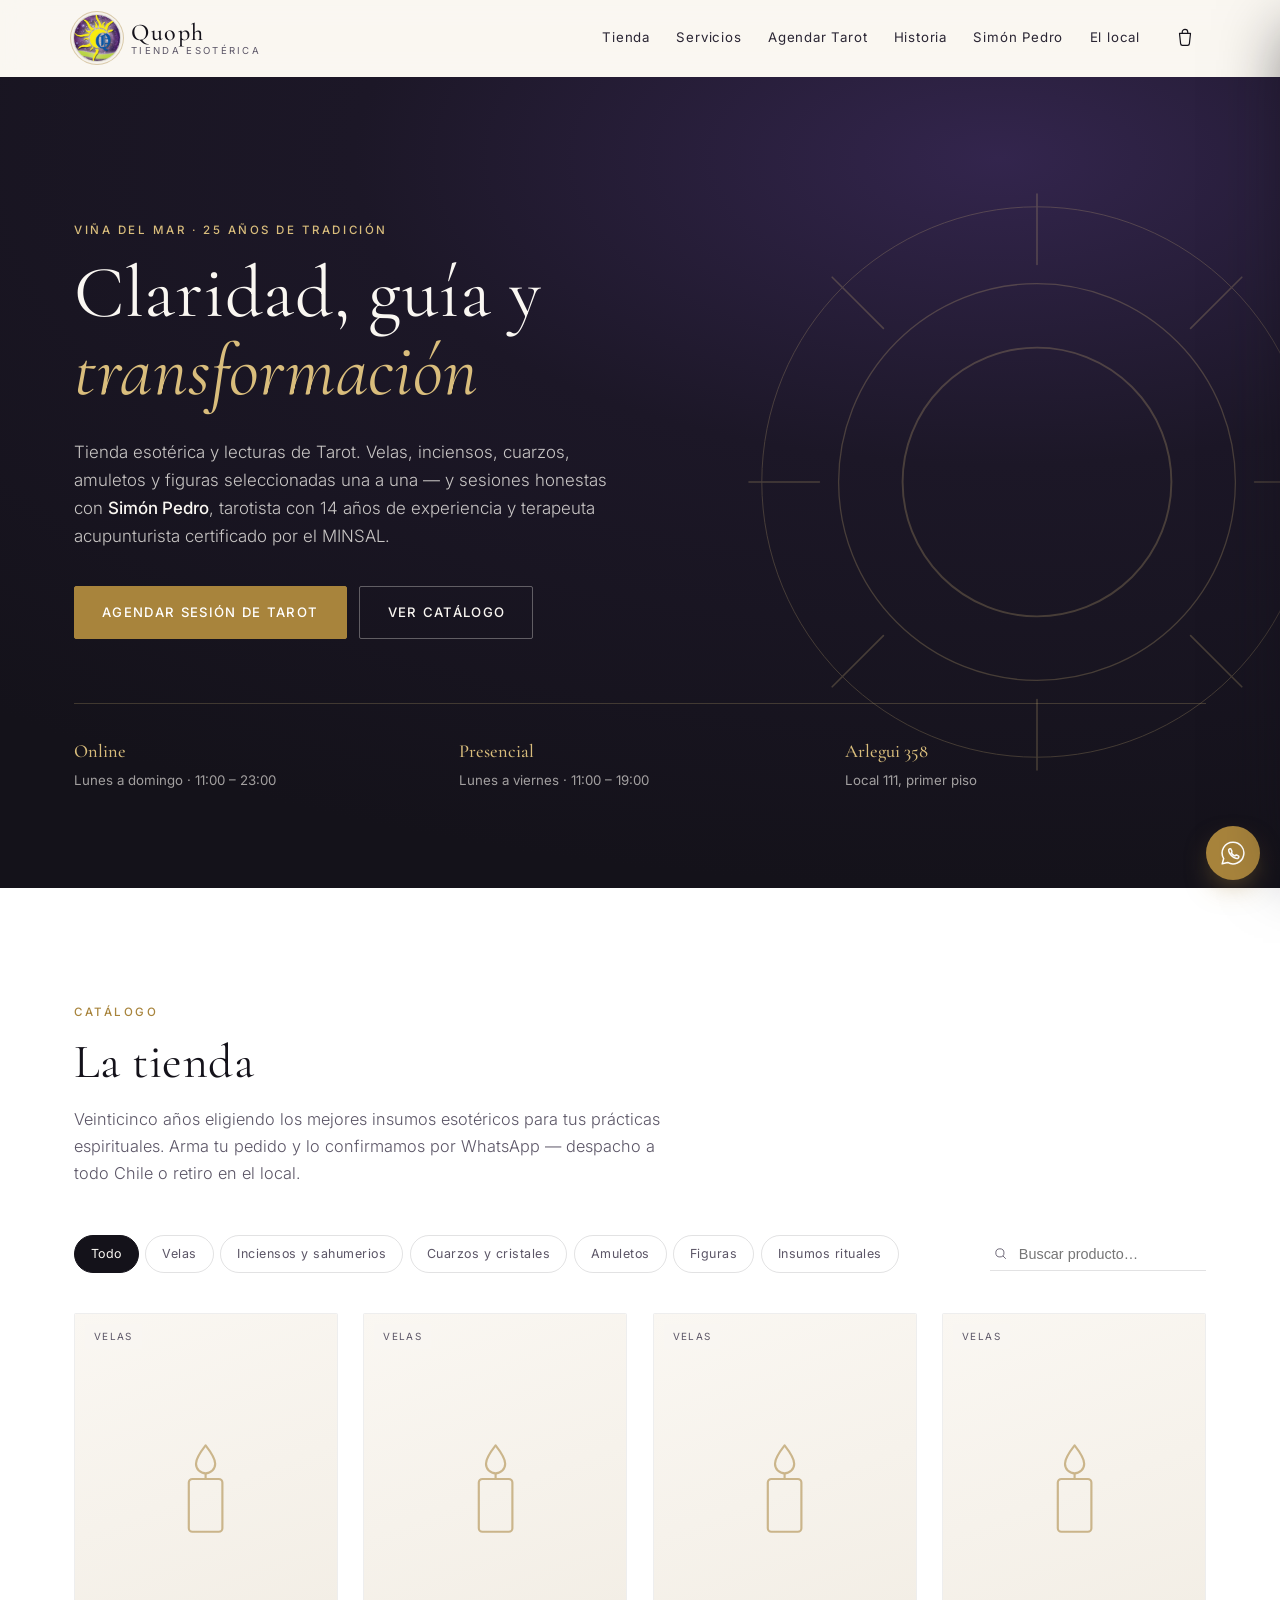
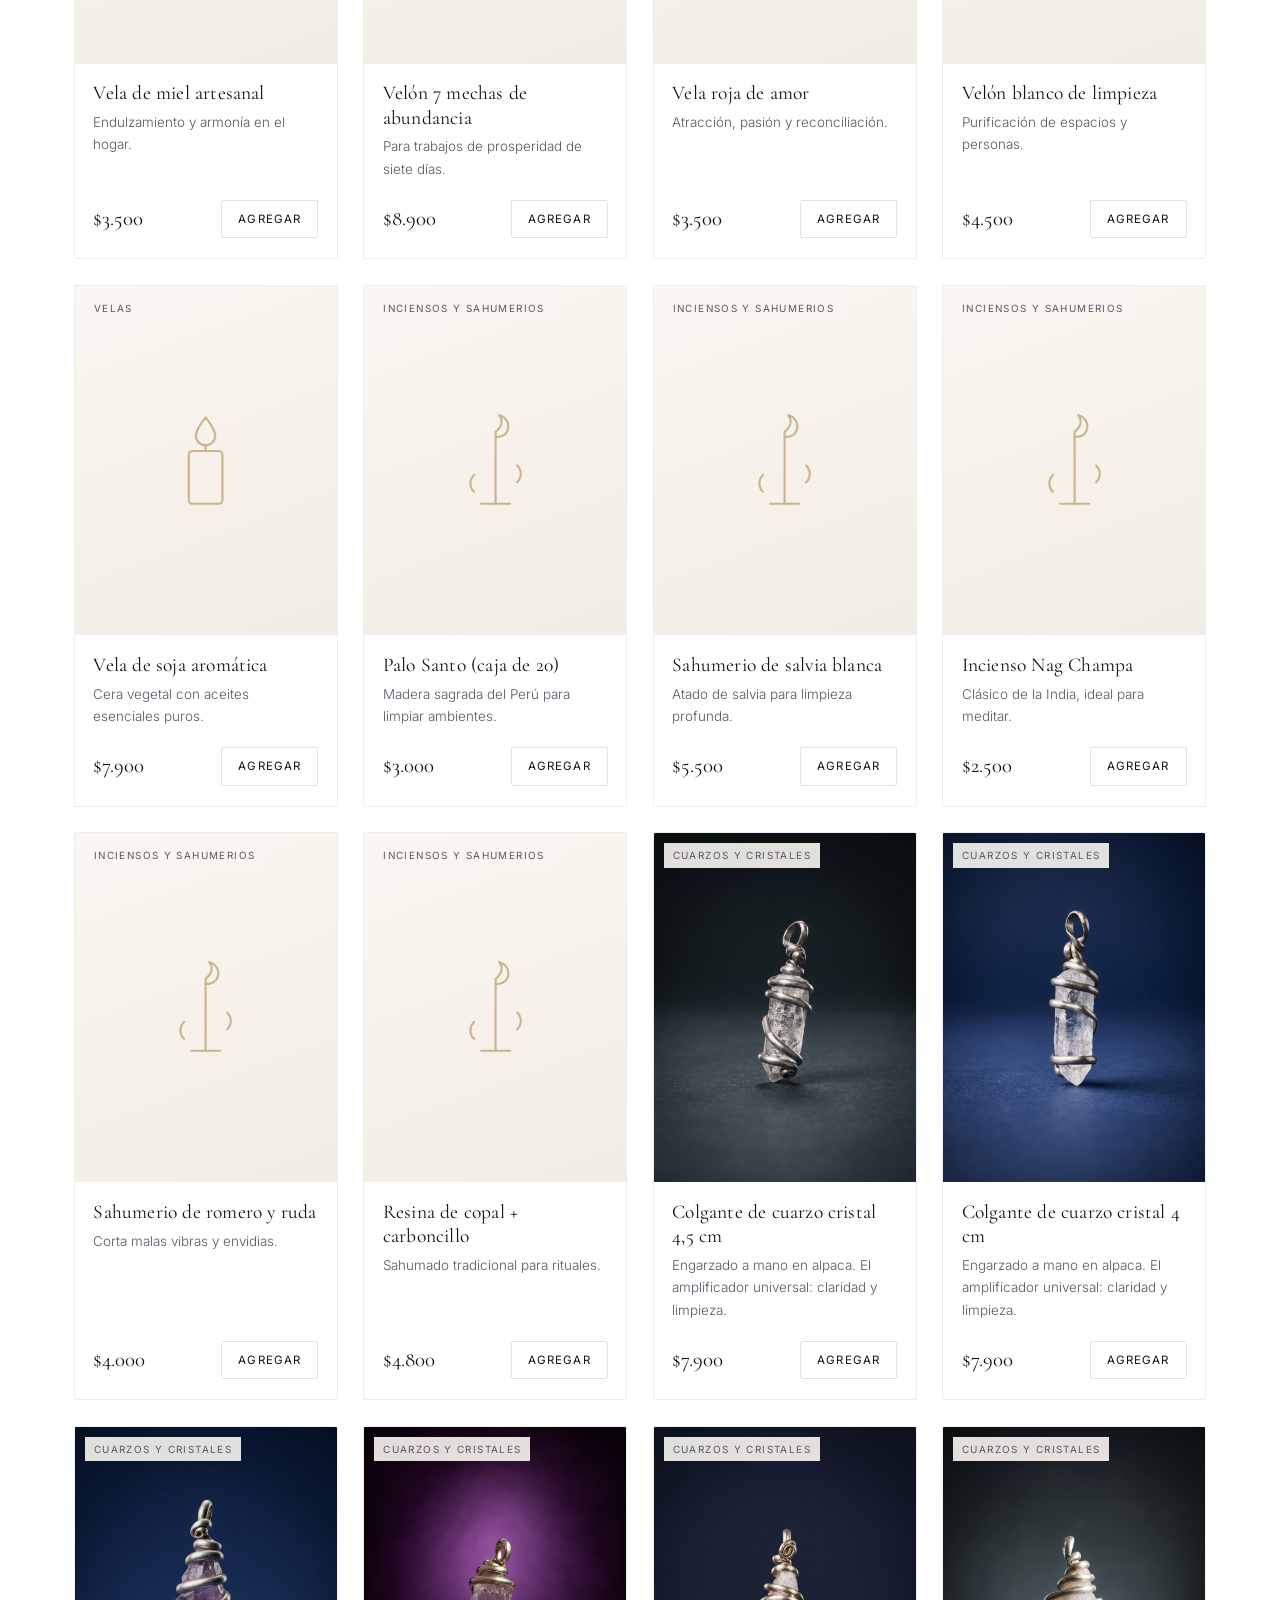
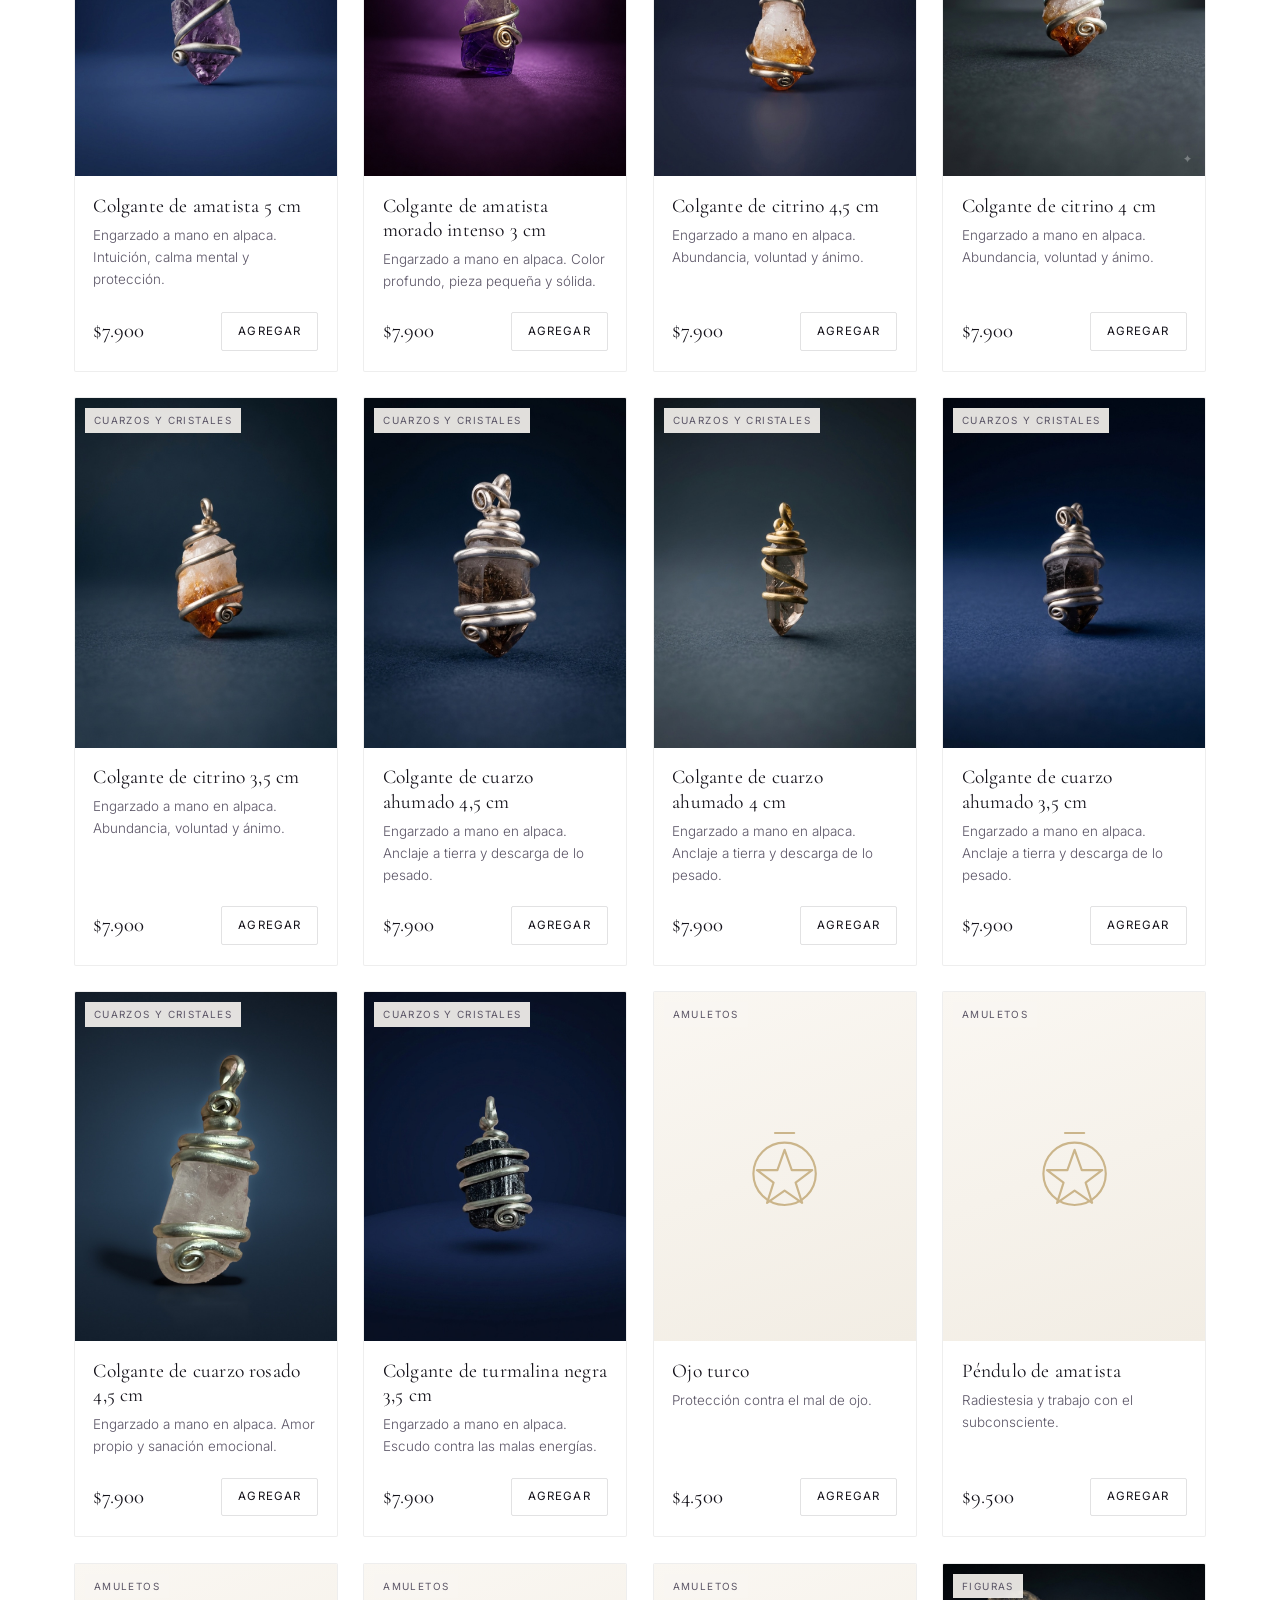
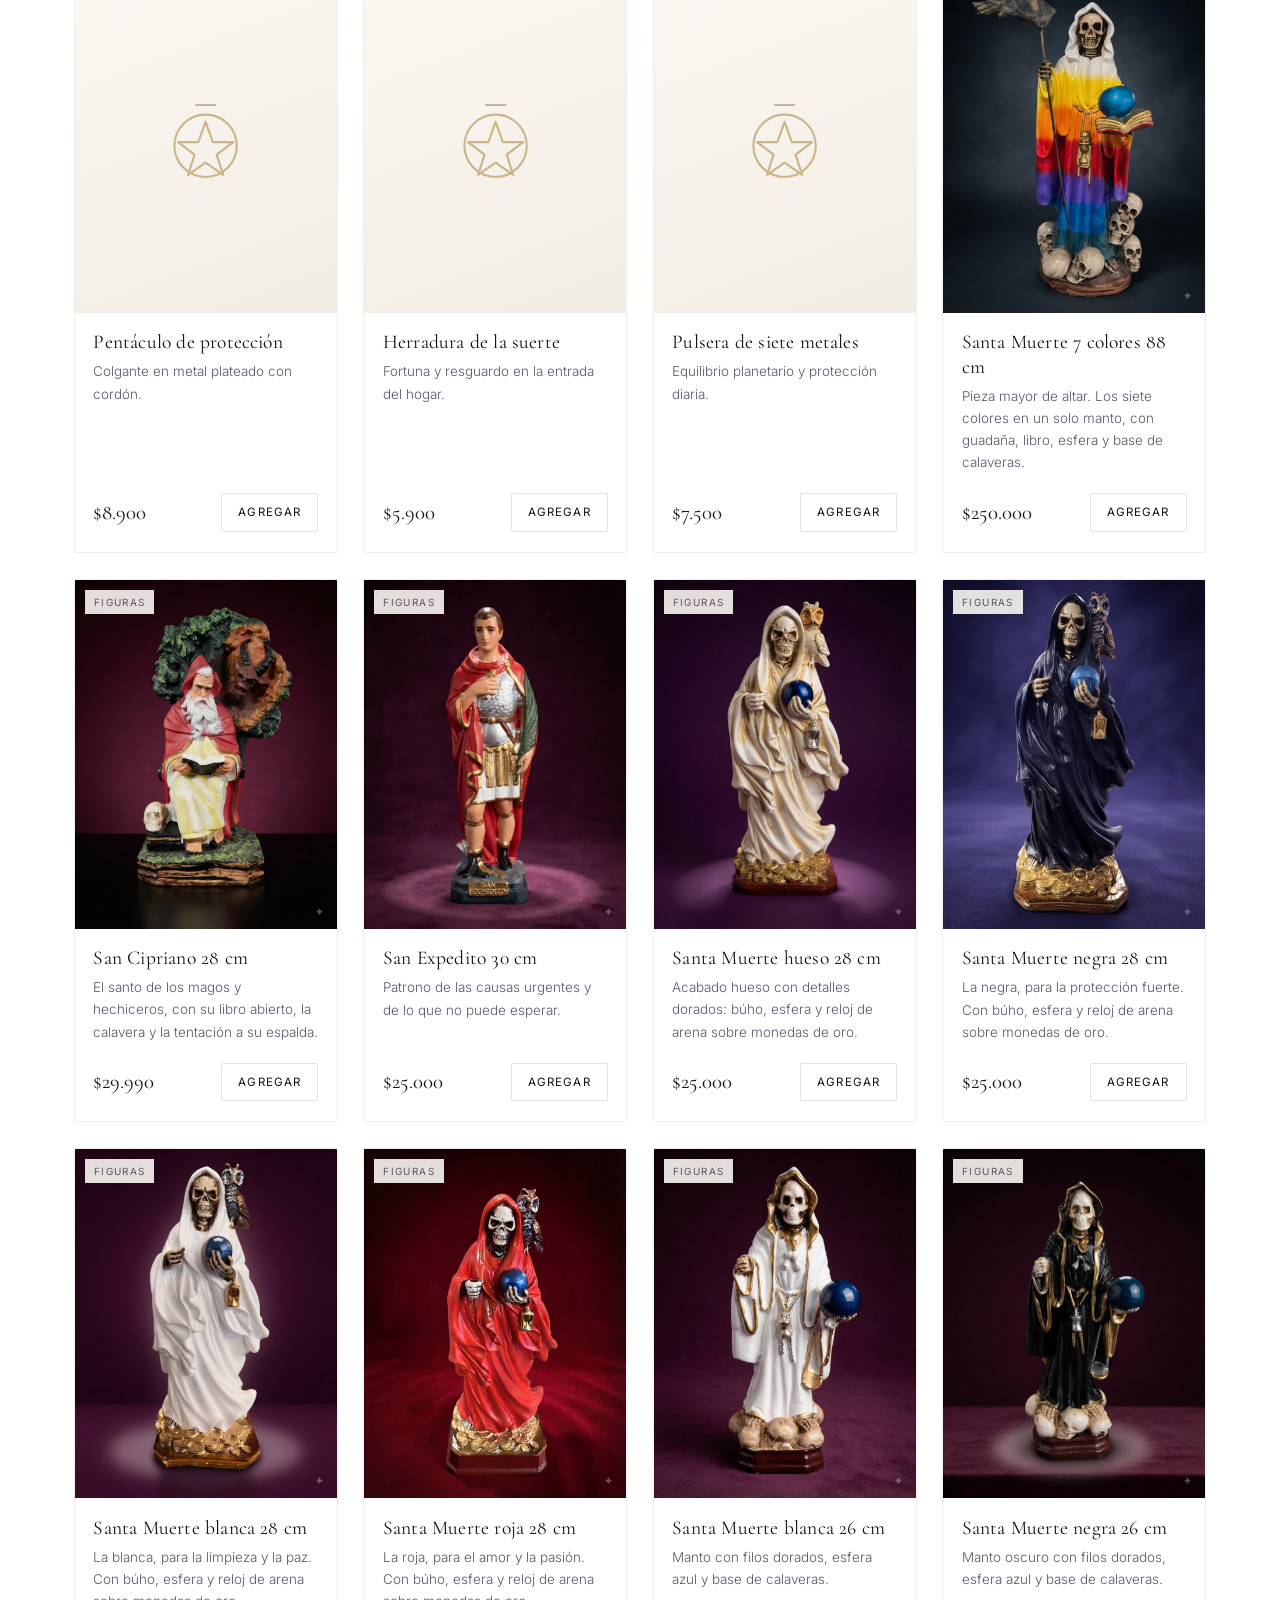
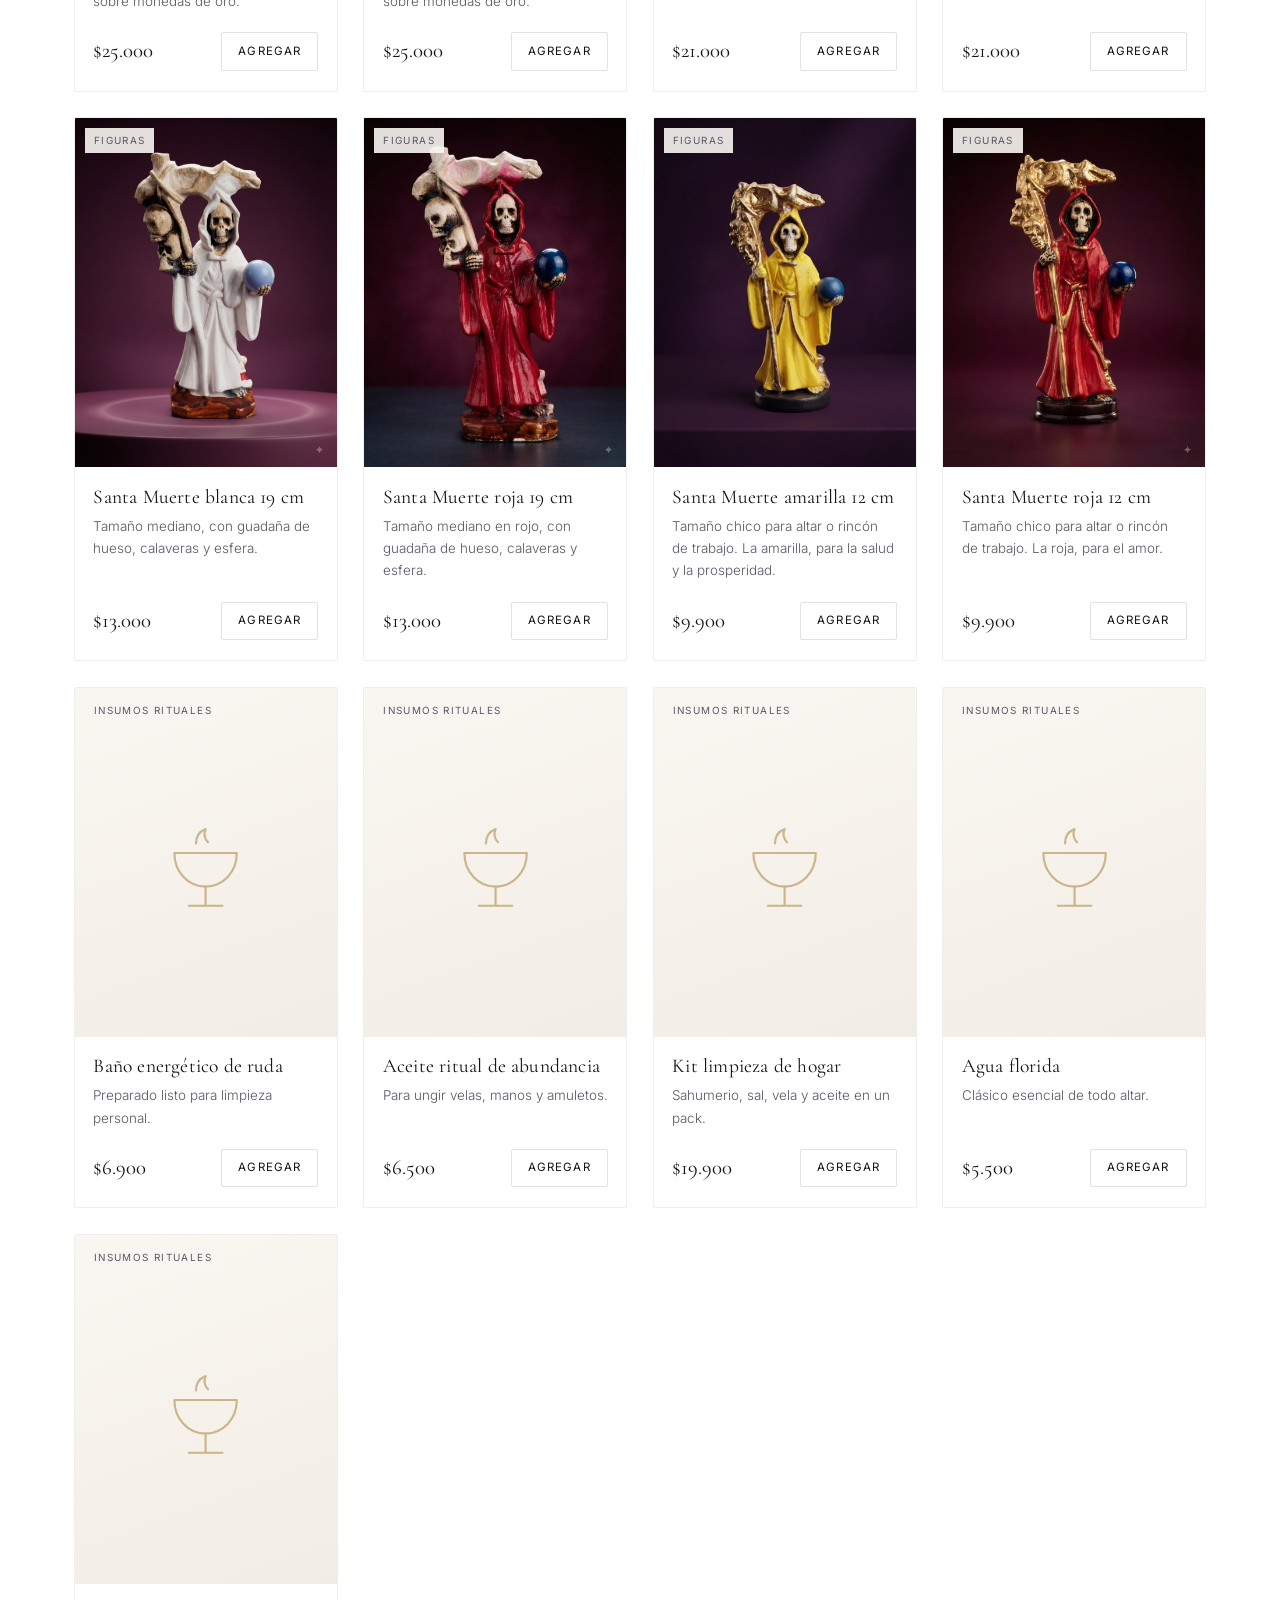
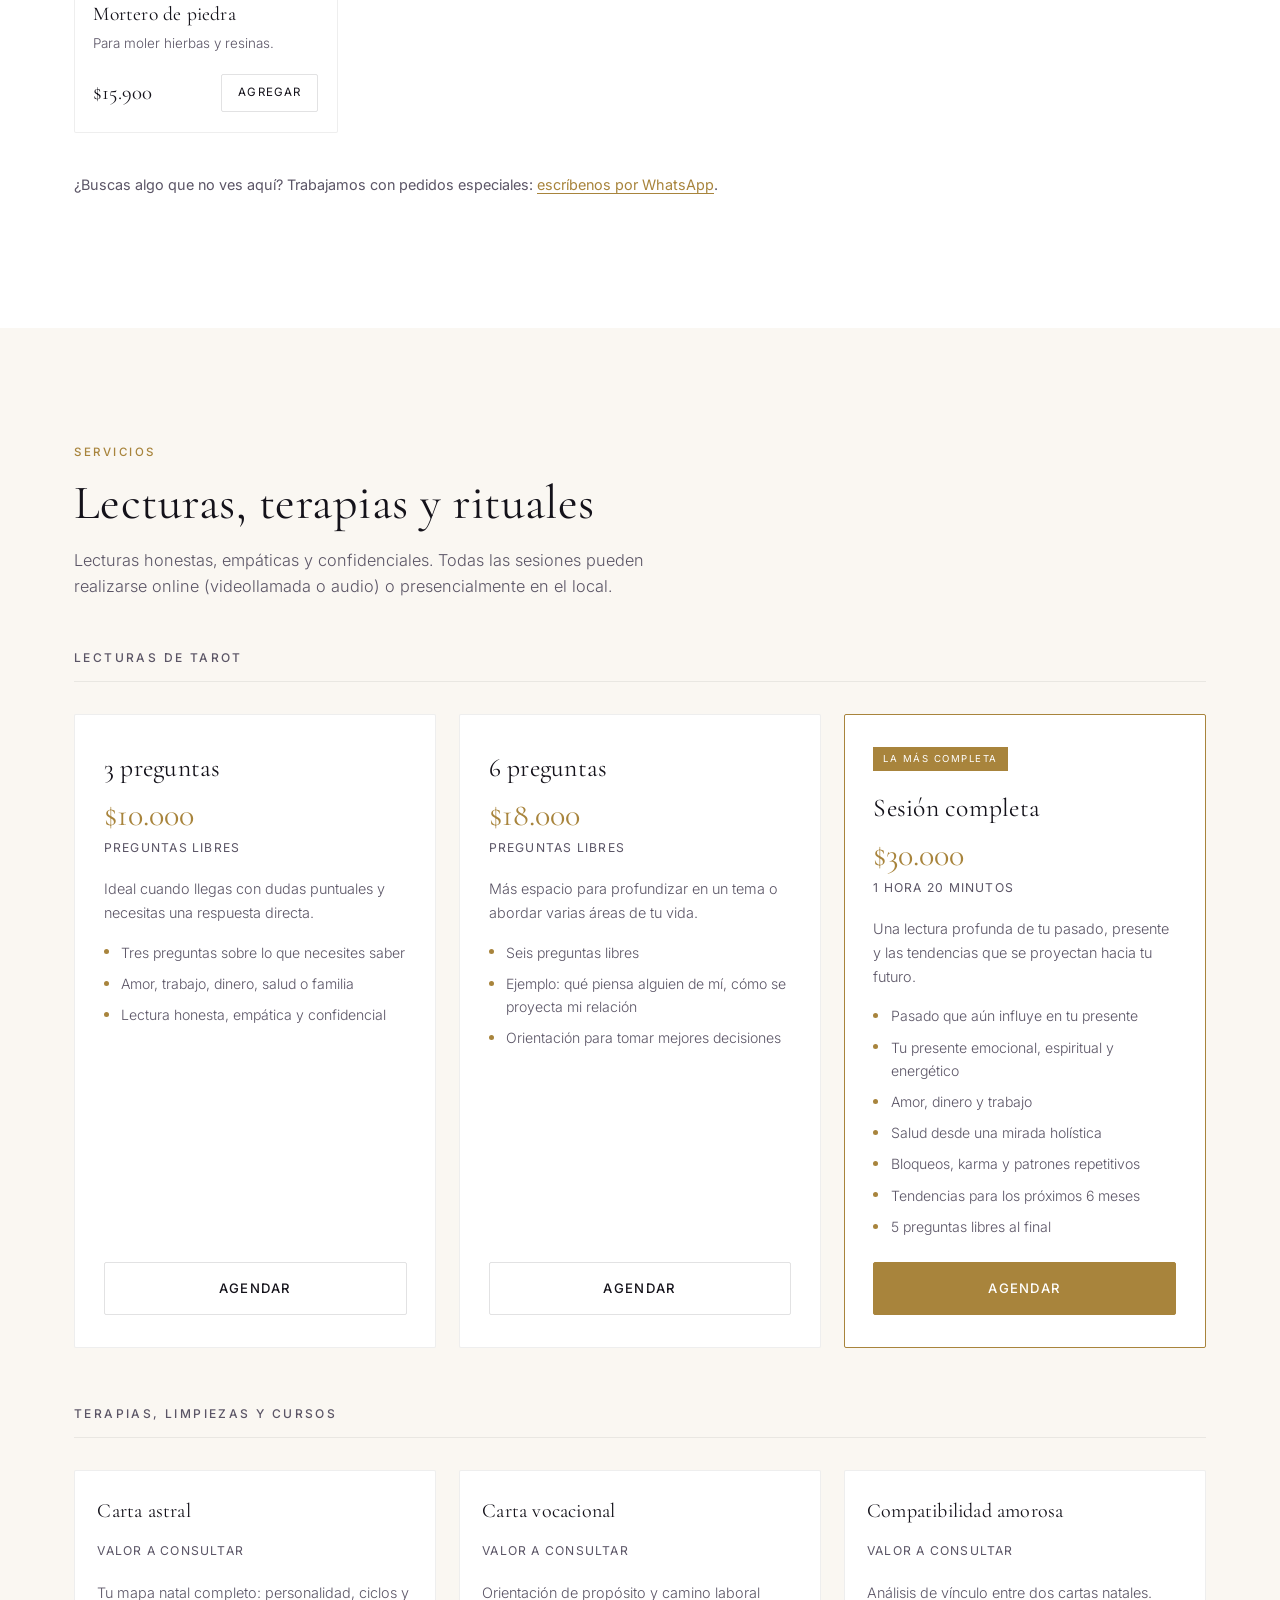
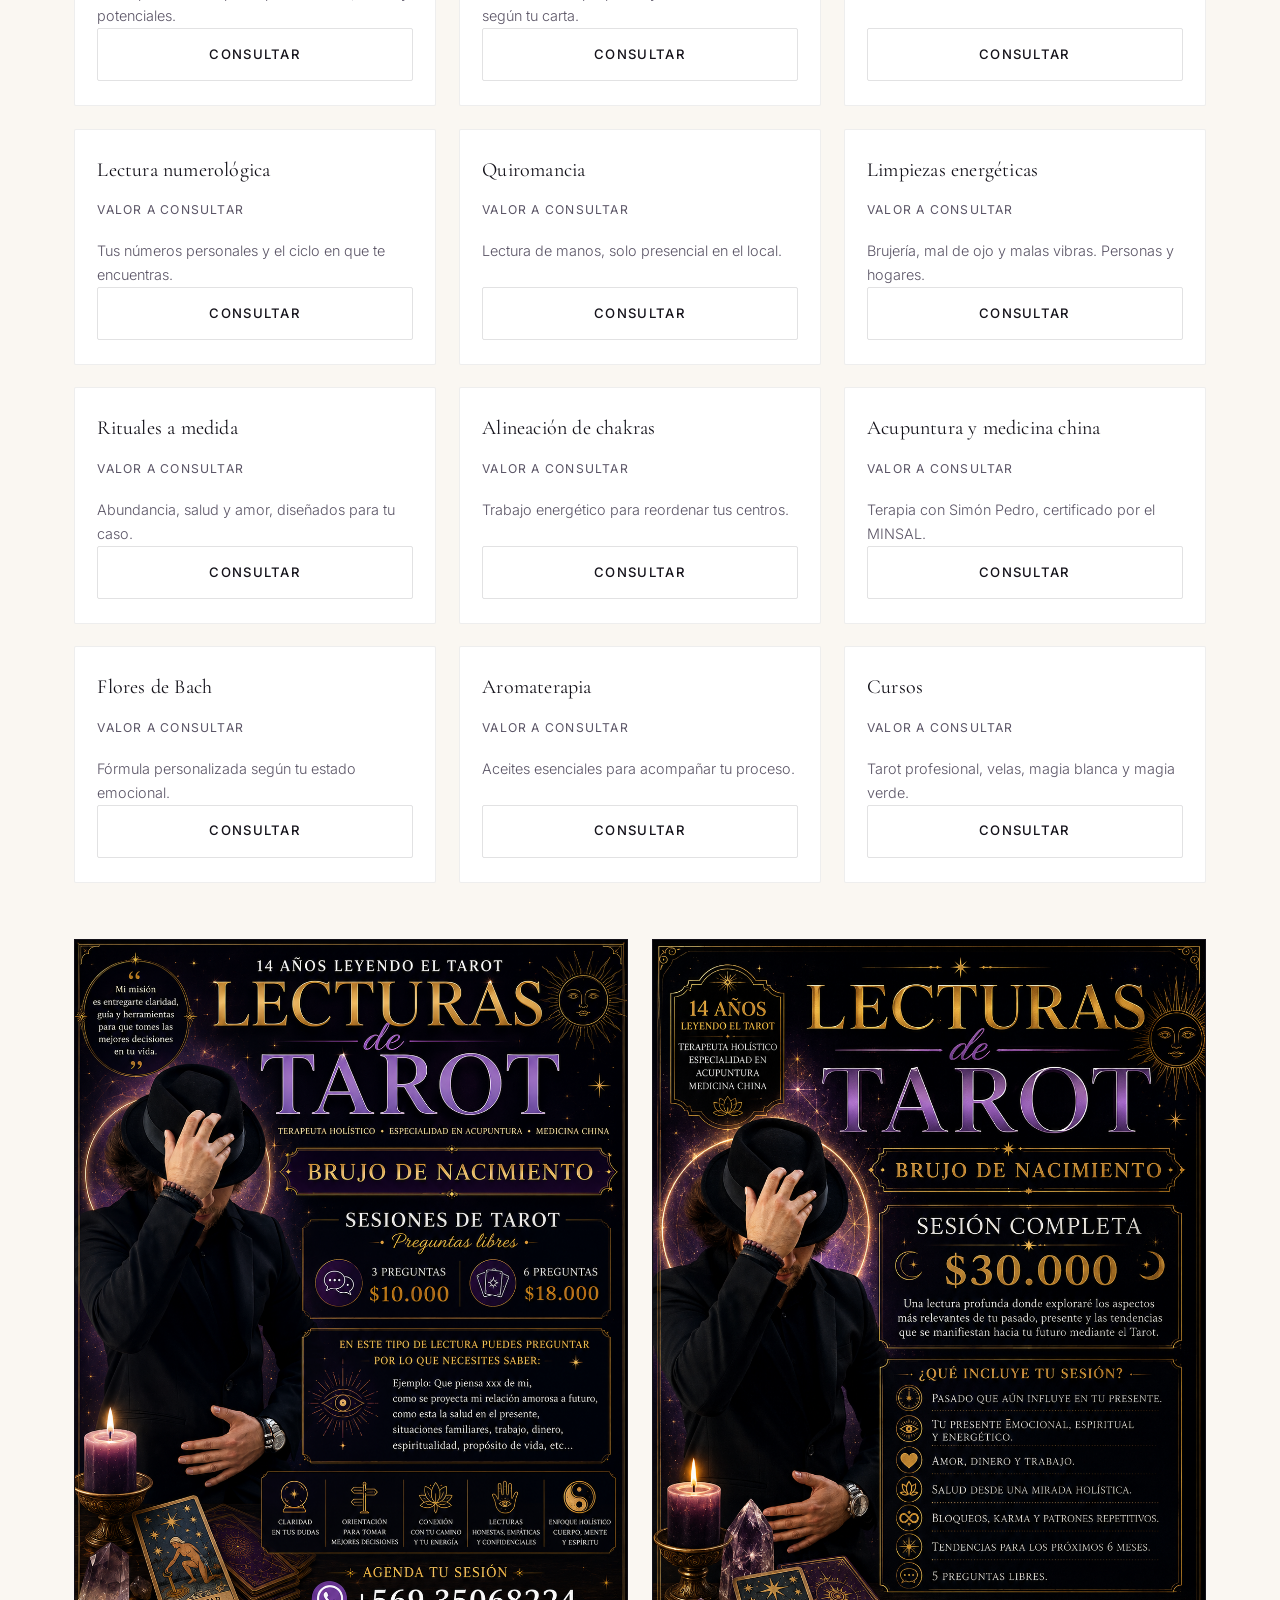
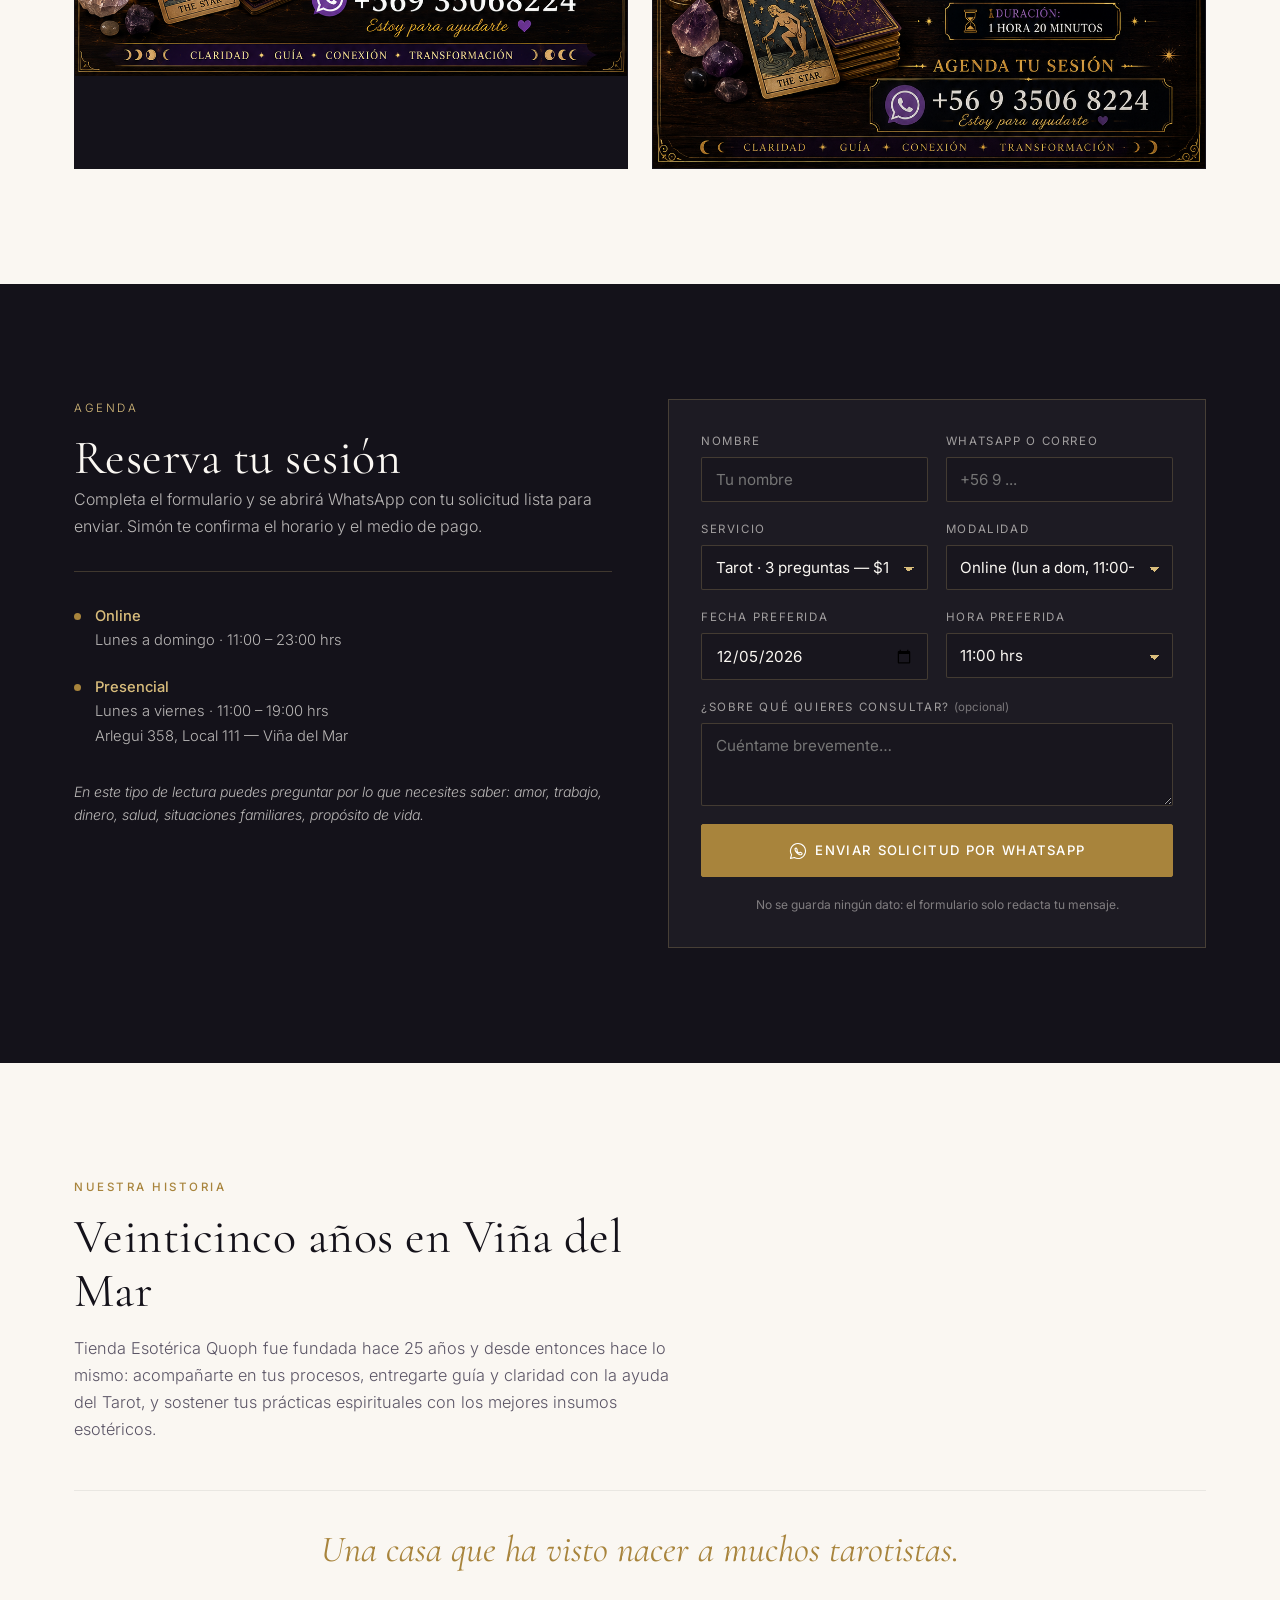
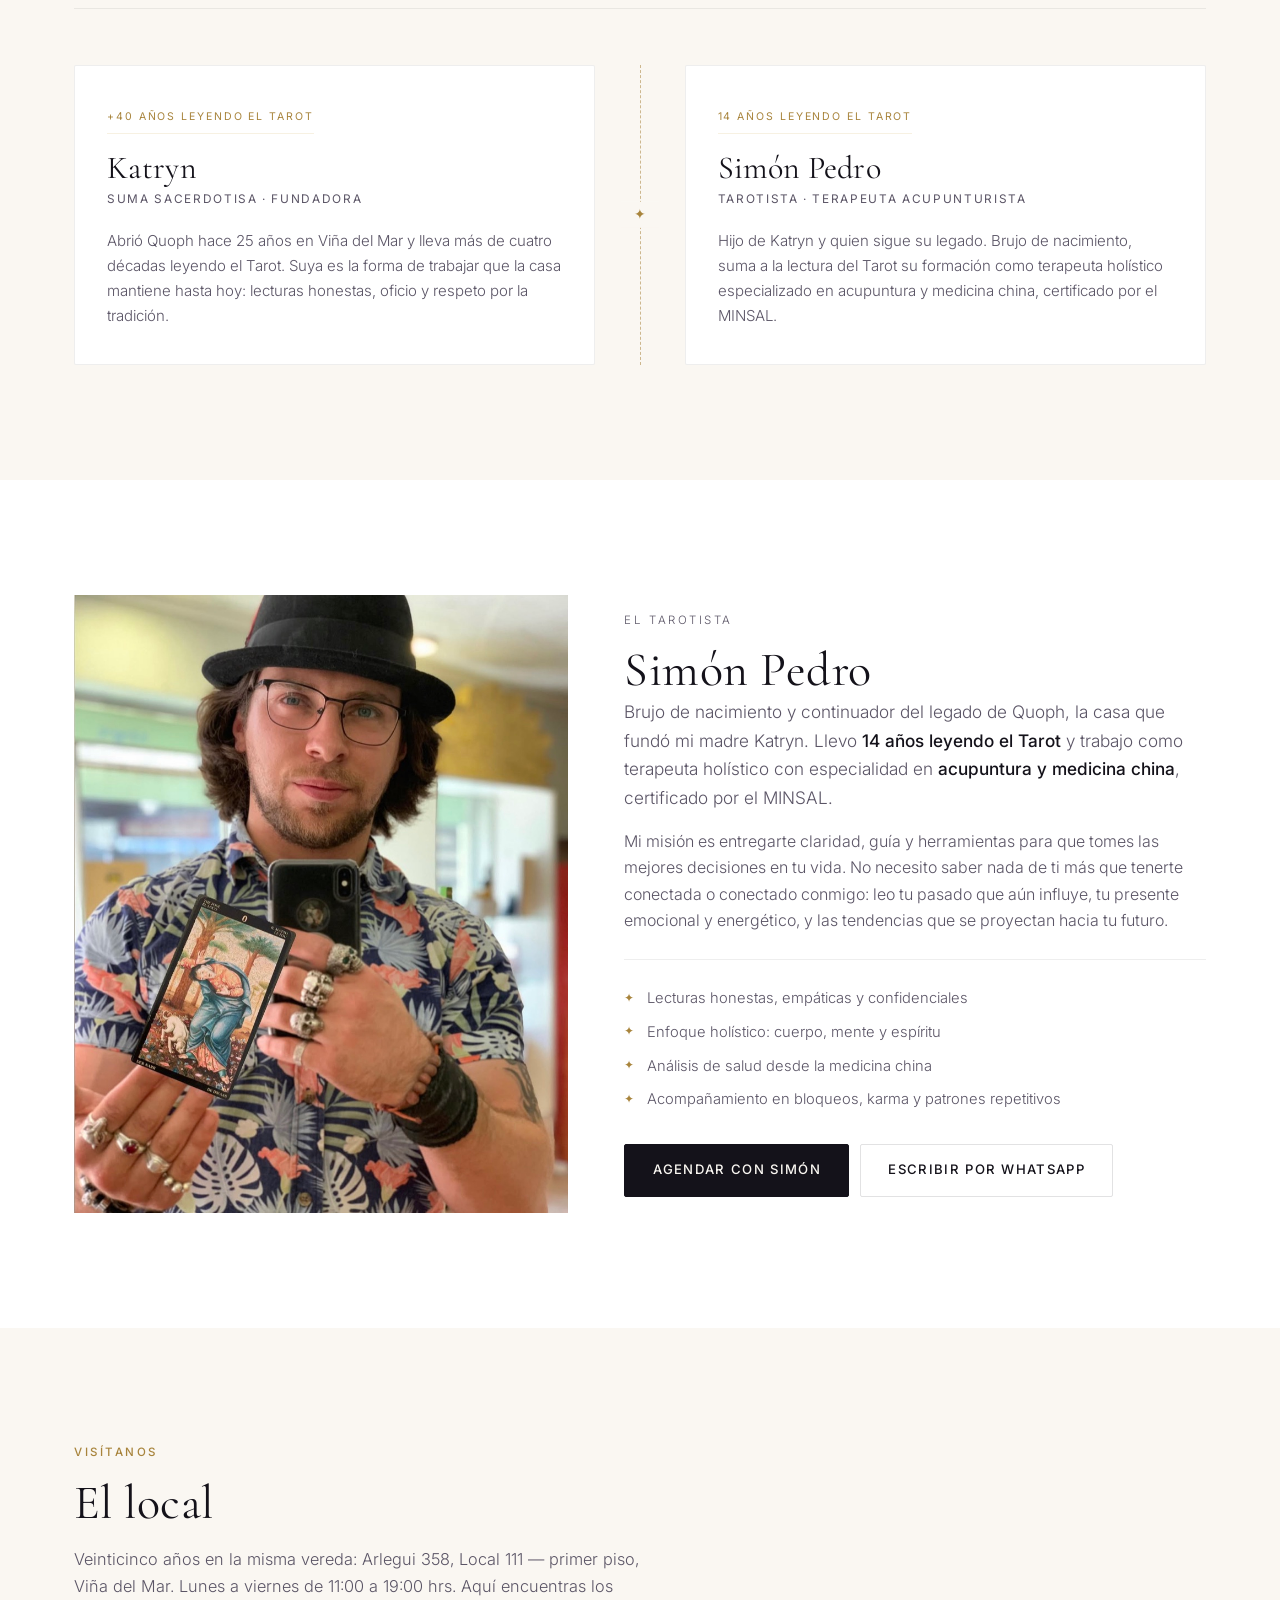
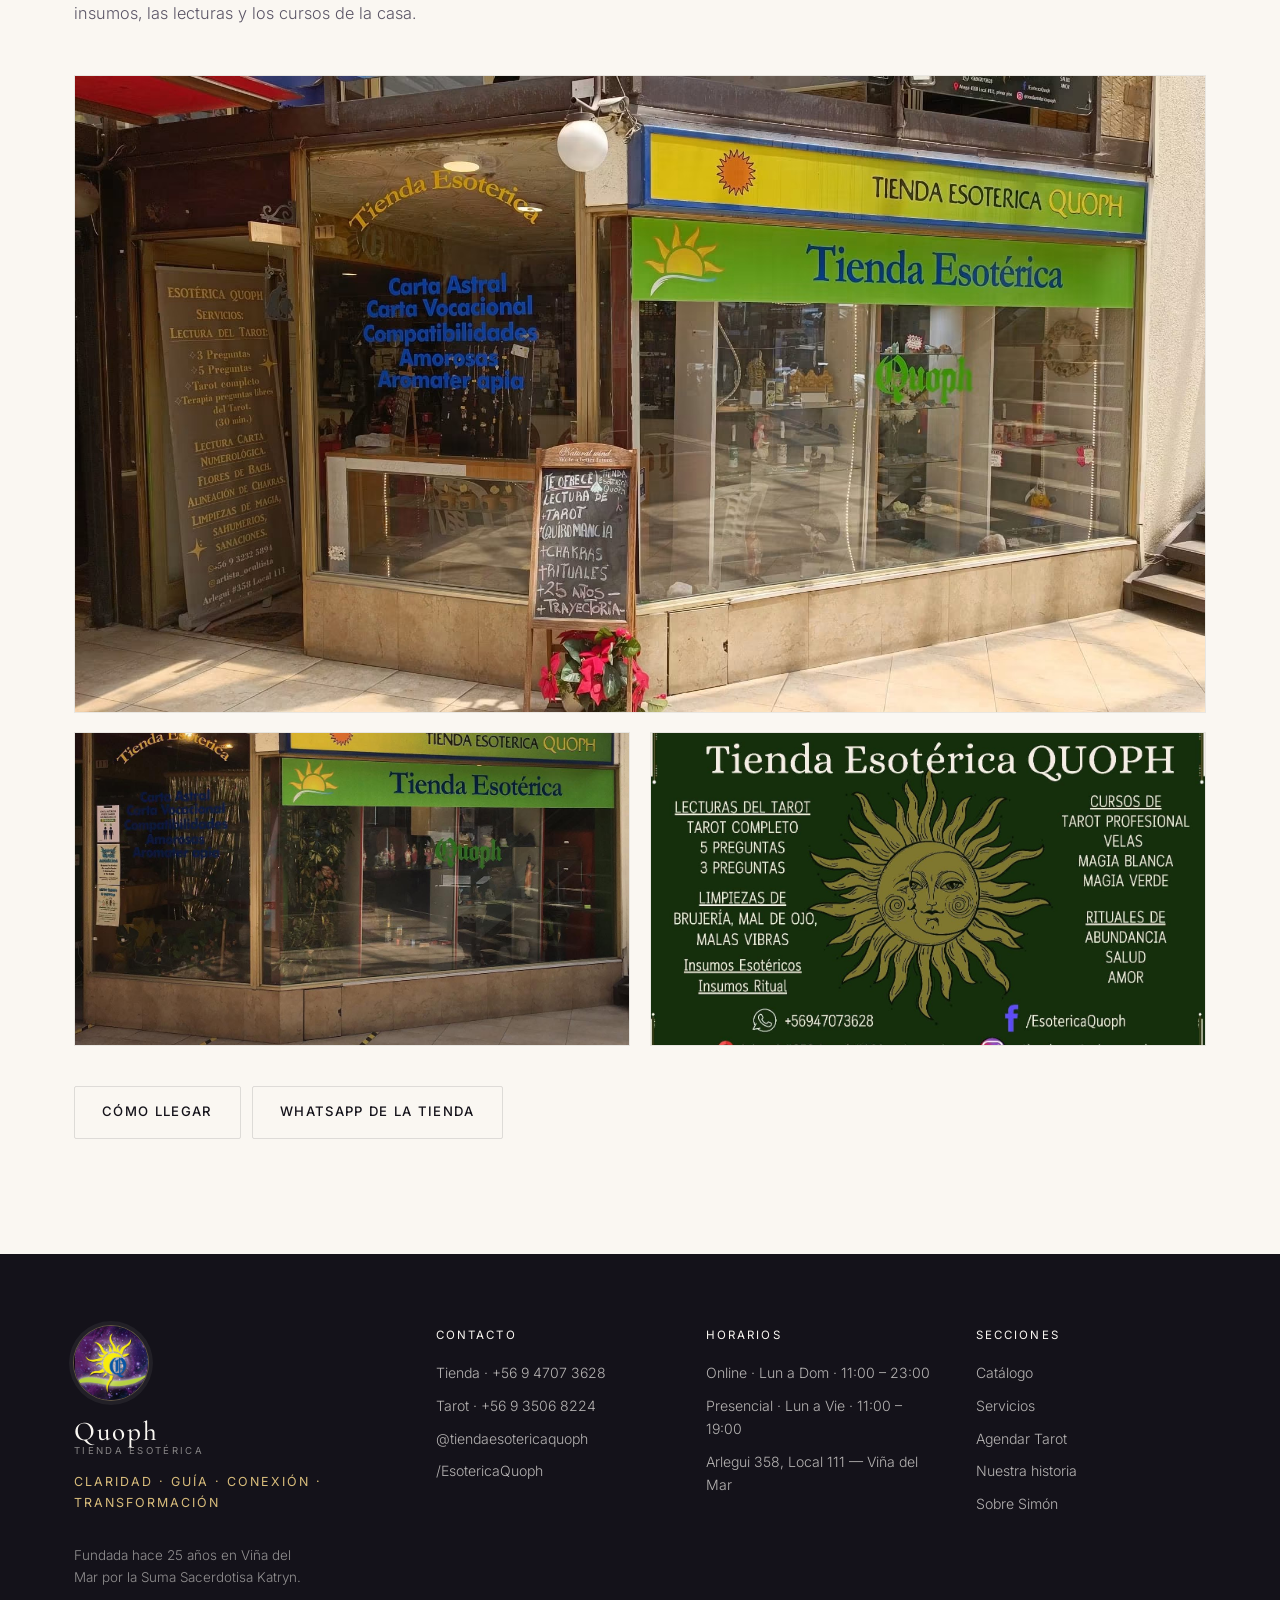
<file: index.html>
<!doctype html>
<html lang="es">
<head>
<meta charset="utf-8">
<meta name="viewport" content="width=device-width, initial-scale=1">
<title>Quoph · Tienda Esotérica y Lecturas de Tarot en Viña del Mar</title>
<meta name="description" content="Tienda Esotérica Quoph: 25 años en Viña del Mar. Velas, inciensos, cuarzos, amuletos y figuras. Lecturas de Tarot con Simón Pedro, tarotista con 14 años de experiencia y terapeuta acupunturista certificado por el MINSAL. Online todos los días y presencial en Arlegui 358.">
<meta name="theme-color" content="#14121a">

<meta property="og:type" content="website">
<meta property="og:title" content="Quoph · Tienda Esotérica y Lecturas de Tarot">
<meta property="og:description" content="Velas, inciensos, cuarzos y amuletos. Lecturas de Tarot con 14 años de experiencia. Viña del Mar y online.">
<meta property="og:image" content="assets/img/logo-quoph.png">
<meta property="og:locale" content="es_CL">

<link rel="preconnect" href="https://fonts.googleapis.com">
<link rel="preconnect" href="https://fonts.gstatic.com" crossorigin>
<link href="https://fonts.googleapis.com/css2?family=Cormorant+Garamond:wght@300;400;500;600&family=Inter:wght@300;400;500;600&display=swap" rel="stylesheet">
<link rel="stylesheet" href="assets/css/styles.css">
<link rel="icon" type="image/png" href="assets/img/favicon.png">
<link rel="apple-touch-icon" href="assets/img/logo-quoph.png">
</head>
<body>

<a class="skip-link" href="#main">Saltar al contenido</a>

<!-- ================= HEADER ================= -->
<header class="site-header" id="siteHeader">
  <div class="wrap header-inner">
    <a class="brand" href="#inicio" aria-label="Quoph, inicio">
      <span class="brand-mark">
        <img src="assets/img/logo-quoph.png" alt="" class="brand-logo" onerror="this.remove()">
        <svg class="brand-fallback" viewBox="0 0 48 48" aria-hidden="true">
          <g fill="none" stroke="currentColor" stroke-width="1.2" stroke-linecap="round">
            <circle cx="24" cy="24" r="9.5"/>
            <g class="rays">
              <path d="M24 4.5v5M24 38.5v5M4.5 24h5M38.5 24h5M10.2 10.2l3.6 3.6M34.2 34.2l3.6 3.6M37.8 10.2l-3.6 3.6M13.8 34.2l-3.6 3.6"/>
            </g>
          </g>
          <text x="24" y="29" text-anchor="middle" font-family="Cormorant Garamond, serif" font-size="14" fill="currentColor">Q</text>
        </svg>
      </span>
      <span class="brand-text">
        <strong>Quoph</strong>
        <em>Tienda Esotérica</em>
      </span>
    </a>

    <nav class="site-nav" id="siteNav" aria-label="Navegación principal">
      <a href="#tienda">Tienda</a>
      <a href="#servicios">Servicios</a>
      <a href="#agenda">Agendar Tarot</a>
      <a href="#historia">Historia</a>
      <a href="#simon">Simón Pedro</a>
      <a href="#local">El local</a>
    </nav>

    <div class="header-actions">
      <button class="btn-icon cart-btn" id="cartBtn" aria-label="Abrir carrito de compras">
        <svg viewBox="0 0 24 24" aria-hidden="true"><path d="M6 7h12l-1.2 11.2a2 2 0 0 1-2 1.8H9.2a2 2 0 0 1-2-1.8L6 7Z"/><path d="M9 7V5.5a3 3 0 0 1 6 0V7"/></svg>
        <span class="cart-badge" id="cartBadge" hidden>0</span>
      </button>
      <button class="btn-icon menu-btn" id="menuBtn" aria-label="Abrir menú" aria-expanded="false">
        <svg viewBox="0 0 24 24" aria-hidden="true"><path d="M4 7h16M4 12h16M4 17h16"/></svg>
      </button>
    </div>
  </div>
</header>

<main id="main">

<!-- ================= HERO ================= -->
<section class="hero" id="inicio">
  <div class="hero-bg" aria-hidden="true">
    <svg class="hero-sun" viewBox="0 0 200 200">
      <circle cx="100" cy="100" r="42" fill="none" stroke="currentColor" stroke-width="0.6"/>
      <circle cx="100" cy="100" r="62" fill="none" stroke="currentColor" stroke-width="0.4"/>
      <circle cx="100" cy="100" r="86" fill="none" stroke="currentColor" stroke-width="0.3"/>
      <g stroke="currentColor" stroke-width="0.5" stroke-linecap="round">
        <path d="M100 10v22M100 168v22M10 100h22M168 100h22M36 36l16 16M148 148l16 16M164 36l-16 16M52 148l-16 16"/>
      </g>
    </svg>
  </div>
  <div class="wrap hero-inner">
    <p class="eyebrow">Viña del Mar · 25 años de tradición</p>
    <h1>Claridad, guía y<br><span class="accent">transformación</span></h1>
    <p class="hero-lead">
      Tienda esotérica y lecturas de Tarot. Velas, inciensos, cuarzos, amuletos y figuras
      seleccionadas una a una — y sesiones honestas con <strong>Simón Pedro</strong>,
      tarotista con 14 años de experiencia y terapeuta acupunturista certificado por el MINSAL.
    </p>
    <div class="hero-cta">
      <a class="btn btn-gold" href="#agenda">Agendar sesión de Tarot</a>
      <a class="btn btn-ghost" href="#tienda">Ver catálogo</a>
    </div>
    <ul class="hero-facts">
      <li><strong>Online</strong><span>Lunes a domingo · 11:00 – 23:00</span></li>
      <li><strong>Presencial</strong><span>Lunes a viernes · 11:00 – 19:00</span></li>
      <li><strong>Arlegui 358</strong><span>Local 111, primer piso</span></li>
    </ul>
  </div>
</section>

<!-- ================= TIENDA ================= -->
<section class="section shop" id="tienda">
  <div class="wrap">
    <header class="section-head">
      <p class="eyebrow">Catálogo</p>
      <h2>La tienda</h2>
      <p class="section-lead">
        Veinticinco años eligiendo los mejores insumos esotéricos para tus prácticas
        espirituales. Arma tu pedido y lo confirmamos por WhatsApp — despacho a todo Chile
        o retiro en el local.
      </p>
    </header>

    <div class="shop-toolbar">
      <div class="filters" id="filters" role="tablist" aria-label="Filtrar por categoría"></div>
      <label class="search">
        <svg viewBox="0 0 24 24" aria-hidden="true"><circle cx="11" cy="11" r="6.5"/><path d="M16 16l4.5 4.5"/></svg>
        <input type="search" id="searchInput" placeholder="Buscar producto…" aria-label="Buscar producto">
      </label>
    </div>

    <div class="product-grid" id="productGrid"></div>
    <p class="empty-state" id="emptyState" hidden>No encontramos productos con ese criterio.</p>

    <p class="note">
      ¿Buscas algo que no ves aquí? Trabajamos con pedidos especiales:
      <a class="link" href="#" data-wa-store>escríbenos por WhatsApp</a>.
    </p>
  </div>
</section>

<!-- ================= SERVICIOS ================= -->
<section class="section services" id="servicios">
  <div class="wrap">
    <header class="section-head">
      <p class="eyebrow">Servicios</p>
      <h2>Lecturas, terapias y rituales</h2>
      <p class="section-lead">
        Lecturas honestas, empáticas y confidenciales. Todas las sesiones pueden realizarse
        online (videollamada o audio) o presencialmente en el local.
      </p>
    </header>

    <h3 class="group-title">Lecturas de Tarot</h3>
    <div class="service-grid" id="tarotGrid"></div>

    <h3 class="group-title">Terapias, limpiezas y cursos</h3>
    <div class="service-grid service-grid--compact" id="otrosGrid"></div>

    <div class="flyers">
      <figure>
        <img src="assets/img/flyer-preguntas.png" alt="Flyer: sesiones de Tarot de 3 preguntas $10.000 y 6 preguntas $18.000" loading="lazy">
      </figure>
      <figure>
        <img src="assets/img/flyer-sesion-completa.png" alt="Flyer: sesión completa de Tarot $30.000, duración 1 hora 20 minutos" loading="lazy">
      </figure>
    </div>
  </div>
</section>

<!-- ================= AGENDA ================= -->
<section class="section booking" id="agenda">
  <div class="wrap booking-inner">
    <div class="booking-copy">
      <p class="eyebrow">Agenda</p>
      <h2>Reserva tu sesión</h2>
      <p>
        Completa el formulario y se abrirá WhatsApp con tu solicitud lista para enviar.
        Simón te confirma el horario y el medio de pago.
      </p>
      <ul class="booking-hours">
        <li>
          <span class="dot"></span>
          <div><strong>Online</strong><br>Lunes a domingo · 11:00 – 23:00 hrs</div>
        </li>
        <li>
          <span class="dot"></span>
          <div><strong>Presencial</strong><br>Lunes a viernes · 11:00 – 19:00 hrs<br>Arlegui 358, Local 111 — Viña del Mar</div>
        </li>
      </ul>
      <p class="booking-note">
        En este tipo de lectura puedes preguntar por lo que necesites saber: amor, trabajo,
        dinero, salud, situaciones familiares, propósito de vida.
      </p>
    </div>

    <form class="booking-form" id="bookingForm" novalidate>
      <div class="field">
        <label for="f-nombre">Nombre</label>
        <input id="f-nombre" name="nombre" type="text" autocomplete="name" required placeholder="Tu nombre">
      </div>
      <div class="field">
        <label for="f-contacto">WhatsApp o correo</label>
        <input id="f-contacto" name="contacto" type="text" required placeholder="+56 9 ...">
      </div>
      <div class="field">
        <label for="f-servicio">Servicio</label>
        <select id="f-servicio" name="servicio" required></select>
      </div>
      <div class="field">
        <label for="f-modalidad">Modalidad</label>
        <select id="f-modalidad" name="modalidad" required>
          <option value="Online">Online (lun a dom, 11:00–23:00)</option>
          <option value="Presencial">Presencial (lun a vie, 11:00–19:00)</option>
        </select>
      </div>
      <div class="field">
        <label for="f-fecha">Fecha preferida</label>
        <input id="f-fecha" name="fecha" type="date" required>
      </div>
      <div class="field">
        <label for="f-hora">Hora preferida</label>
        <select id="f-hora" name="hora" required></select>
      </div>
      <div class="field field--full">
        <label for="f-mensaje">¿Sobre qué quieres consultar? <span class="opt">(opcional)</span></label>
        <textarea id="f-mensaje" name="mensaje" rows="3" placeholder="Cuéntame brevemente…"></textarea>
      </div>
      <p class="form-error" id="formError" role="alert" hidden></p>
      <button class="btn btn-gold btn-block" type="submit">
        <svg class="wa-ico" viewBox="0 0 24 24" aria-hidden="true"><path d="M12 2a10 10 0 0 0-8.6 15.1L2 22l5.1-1.3A10 10 0 1 0 12 2Z"/><path d="M8.5 8.6c.2-.5.4-.5.6-.5h.5c.2 0 .4 0 .6.5l.8 1.8c.1.2.1.4 0 .6l-.4.5c-.1.2-.2.4 0 .7a6 6 0 0 0 2.8 2.4c.3.1.5 0 .7-.1l.5-.6c.2-.2.3-.2.6-.1l1.8.9c.3.1.4.3.4.5v.6c0 .5-.5 1-1.1 1.2-.5.1-1.2.2-3.5-.8a9.6 9.6 0 0 1-4-4c-1-2.2-.8-2.9-.7-3.4Z"/></svg>
        Enviar solicitud por WhatsApp
      </button>
      <p class="form-foot">No se guarda ningún dato: el formulario solo redacta tu mensaje.</p>
    </form>
  </div>
</section>

<!-- ================= HISTORIA ================= -->
<section class="section history" id="historia">
  <div class="wrap">
    <header class="section-head">
      <p class="eyebrow">Nuestra historia</p>
      <h2>Veinticinco años en Viña del Mar</h2>
      <p class="section-lead">
        Tienda Esotérica Quoph fue fundada hace 25 años y desde entonces hace lo mismo:
        acompañarte en tus procesos, entregarte guía y claridad con la ayuda del Tarot,
        y sostener tus prácticas espirituales con los mejores insumos esotéricos.
      </p>
    </header>

    <blockquote class="history-quote">
      Una casa que ha visto nacer a muchos tarotistas.
    </blockquote>

    <div class="lineage">
      <article class="lineage-card">
        <span class="lineage-years">+40 años leyendo el Tarot</span>
        <h3>Katryn</h3>
        <p class="lineage-role">Suma Sacerdotisa · Fundadora</p>
        <p>
          Abrió Quoph hace 25 años en Viña del Mar y lleva más de cuatro décadas
          leyendo el Tarot. Suya es la forma de trabajar que la casa mantiene hasta hoy:
          lecturas honestas, oficio y respeto por la tradición.
        </p>
      </article>

      <span class="lineage-link" aria-hidden="true"></span>

      <article class="lineage-card">
        <span class="lineage-years">14 años leyendo el Tarot</span>
        <h3>Simón Pedro</h3>
        <p class="lineage-role">Tarotista · Terapeuta acupunturista</p>
        <p>
          Hijo de Katryn y quien sigue su legado. Brujo de nacimiento, suma a la
          lectura del Tarot su formación como terapeuta holístico especializado en
          acupuntura y medicina china, certificado por el MINSAL.
        </p>
      </article>
    </div>
  </div>
</section>

<!-- ================= SIMÓN ================= -->
<section class="section about" id="simon">
  <div class="wrap about-inner">
    <figure class="about-photo">
      <img src="assets/img/simon-selfie.jpg" alt="Simón Pedro sosteniendo la carta El Loco del Tarot" loading="lazy">
    </figure>
    <div class="about-copy">
      <p class="eyebrow">El tarotista</p>
      <h2>Simón Pedro</h2>
      <p class="about-lead">
        Brujo de nacimiento y continuador del legado de Quoph, la casa que fundó mi madre
        Katryn. Llevo <strong>14 años leyendo el Tarot</strong> y trabajo como terapeuta
        holístico con especialidad en <strong>acupuntura y medicina china</strong>,
        certificado por el MINSAL.
      </p>
      <p>
        Mi misión es entregarte claridad, guía y herramientas para que tomes las mejores
        decisiones en tu vida. No necesito saber nada de ti más que tenerte conectada o
        conectado conmigo: leo tu pasado que aún influye, tu presente emocional y energético,
        y las tendencias que se proyectan hacia tu futuro.
      </p>
      <ul class="about-list">
        <li>Lecturas honestas, empáticas y confidenciales</li>
        <li>Enfoque holístico: cuerpo, mente y espíritu</li>
        <li>Análisis de salud desde la medicina china</li>
        <li>Acompañamiento en bloqueos, karma y patrones repetitivos</li>
      </ul>
      <div class="about-cta">
        <a class="btn btn-dark" href="#agenda">Agendar con Simón</a>
        <a class="btn btn-line" href="#" data-wa-tarot>Escribir por WhatsApp</a>
      </div>
    </div>
  </div>
</section>

<!-- ================= LOCAL ================= -->
<section class="section place" id="local">
  <div class="wrap">
    <header class="section-head">
      <p class="eyebrow">Visítanos</p>
      <h2>El local</h2>
      <p class="section-lead">
        Veinticinco años en la misma vereda: Arlegui 358, Local 111 — primer piso,
        Viña del Mar. Lunes a viernes de 11:00 a 19:00 hrs. Aquí encuentras los insumos,
        las lecturas y los cursos de la casa.
      </p>
    </header>

    <div class="gallery">
      <figure class="gallery-item gallery-item--wide">
        <img src="assets/img/local-2.jpg" alt="Fachada de Tienda Esotérica Quoph en Arlegui 358, Viña del Mar" loading="lazy">
      </figure>
      <figure class="gallery-item">
        <img src="assets/img/local-1.jpg" alt="Vitrina de la Tienda Esotérica Quoph" loading="lazy">
      </figure>
      <figure class="gallery-item">
        <img src="assets/img/flyer-tienda.jpg" alt="Servicios de la Tienda Esotérica Quoph: lecturas, limpiezas, cursos y rituales" loading="lazy">
      </figure>
    </div>

    <div class="place-actions">
      <a class="btn btn-line" href="https://maps.google.com/?q=Arlegui+358+Local+111+Viña+del+Mar" target="_blank" rel="noopener">Cómo llegar</a>
      <a class="btn btn-line" href="#" data-wa-store>WhatsApp de la tienda</a>
    </div>
  </div>
</section>

</main>

<!-- ================= FOOTER ================= -->
<footer class="site-footer" id="contacto">
  <div class="wrap footer-inner">
    <div class="footer-brand">
      <img src="assets/img/logo-quoph.png" alt="Logo de Tienda Esotérica Quoph" class="footer-logo" onerror="this.remove()">
      <span class="brand-text">
        <strong>Quoph</strong>
        <em>Tienda Esotérica</em>
      </span>
      <p>Claridad · Guía · Conexión · Transformación</p>
      <p class="footer-since">Fundada hace 25 años en Viña del Mar por la Suma Sacerdotisa Katryn.</p>
    </div>

    <div class="footer-col">
      <h4>Contacto</h4>
      <ul>
        <li><a href="#" data-wa-store>Tienda · +56 9 4707 3628</a></li>
        <li><a href="#" data-wa-tarot>Tarot · +56 9 3506 8224</a></li>
        <li><a href="https://instagram.com/tiendaesotericaquoph" target="_blank" rel="noopener">@tiendaesotericaquoph</a></li>
        <li><a href="https://facebook.com/EsotericaQuoph" target="_blank" rel="noopener">/EsotericaQuoph</a></li>
      </ul>
    </div>

    <div class="footer-col">
      <h4>Horarios</h4>
      <ul>
        <li>Online · Lun a Dom · 11:00 – 23:00</li>
        <li>Presencial · Lun a Vie · 11:00 – 19:00</li>
        <li>Arlegui 358, Local 111 — Viña del Mar</li>
      </ul>
    </div>

    <div class="footer-col">
      <h4>Secciones</h4>
      <ul>
        <li><a href="#tienda">Catálogo</a></li>
        <li><a href="#servicios">Servicios</a></li>
        <li><a href="#agenda">Agendar Tarot</a></li>
        <li><a href="#historia">Nuestra historia</a></li>
        <li><a href="#simon">Sobre Simón</a></li>
      </ul>
    </div>
  </div>
  <div class="wrap footer-bottom">
    <small>© <span id="year"></span> Tienda Esotérica Quoph · Viña del Mar, Chile</small>
    <small>Las lecturas de Tarot son un servicio de orientación y no sustituyen atención médica, psicológica ni legal.</small>
  </div>
</footer>

<!-- ================= CARRITO ================= -->
<div class="overlay" id="overlay" hidden></div>

<aside class="cart-drawer" id="cartDrawer" aria-label="Carrito de compras" aria-hidden="true">
  <header class="cart-head">
    <h3>Tu carrito</h3>
    <button class="btn-icon" id="cartClose" aria-label="Cerrar carrito">
      <svg viewBox="0 0 24 24" aria-hidden="true"><path d="M6 6l12 12M18 6L6 18"/></svg>
    </button>
  </header>
  <div class="cart-body" id="cartBody"></div>
  <footer class="cart-foot">
    <div class="cart-total"><span>Total</span><strong id="cartTotal">$0</strong></div>
    <button class="btn btn-gold btn-block" id="checkoutBtn">
      <svg class="wa-ico" viewBox="0 0 24 24" aria-hidden="true"><path d="M12 2a10 10 0 0 0-8.6 15.1L2 22l5.1-1.3A10 10 0 1 0 12 2Z"/><path d="M8.5 8.6c.2-.5.4-.5.6-.5h.5c.2 0 .4 0 .6.5l.8 1.8c.1.2.1.4 0 .6l-.4.5c-.1.2-.2.4 0 .7a6 6 0 0 0 2.8 2.4c.3.1.5 0 .7-.1l.5-.6c.2-.2.3-.2.6-.1l1.8.9c.3.1.4.3.4.5v.6c0 .5-.5 1-1.1 1.2-.5.1-1.2.2-3.5-.8a9.6 9.6 0 0 1-4-4c-1-2.2-.8-2.9-.7-3.4Z"/></svg>
      Finalizar pedido por WhatsApp
    </button>
    <p class="cart-note">Confirmamos stock, despacho y medio de pago por WhatsApp.</p>
  </footer>
</aside>

<a class="wa-float" href="#" data-wa-tarot aria-label="Escribir por WhatsApp">
  <svg viewBox="0 0 24 24" aria-hidden="true"><path d="M12 2a10 10 0 0 0-8.6 15.1L2 22l5.1-1.3A10 10 0 1 0 12 2Z"/><path d="M8.5 8.6c.2-.5.4-.5.6-.5h.5c.2 0 .4 0 .6.5l.8 1.8c.1.2.1.4 0 .6l-.4.5c-.1.2-.2.4 0 .7a6 6 0 0 0 2.8 2.4c.3.1.5 0 .7-.1l.5-.6c.2-.2.3-.2.6-.1l1.8.9c.3.1.4.3.4.5v.6c0 .5-.5 1-1.1 1.2-.5.1-1.2.2-3.5-.8a9.6 9.6 0 0 1-4-4c-1-2.2-.8-2.9-.7-3.4Z"/></svg>
</a>

<div class="toast" id="toast" role="status" aria-live="polite"></div>

<script src="assets/js/data.js"></script>
<script src="assets/js/main.js"></script>
</body>
</html>
</file>
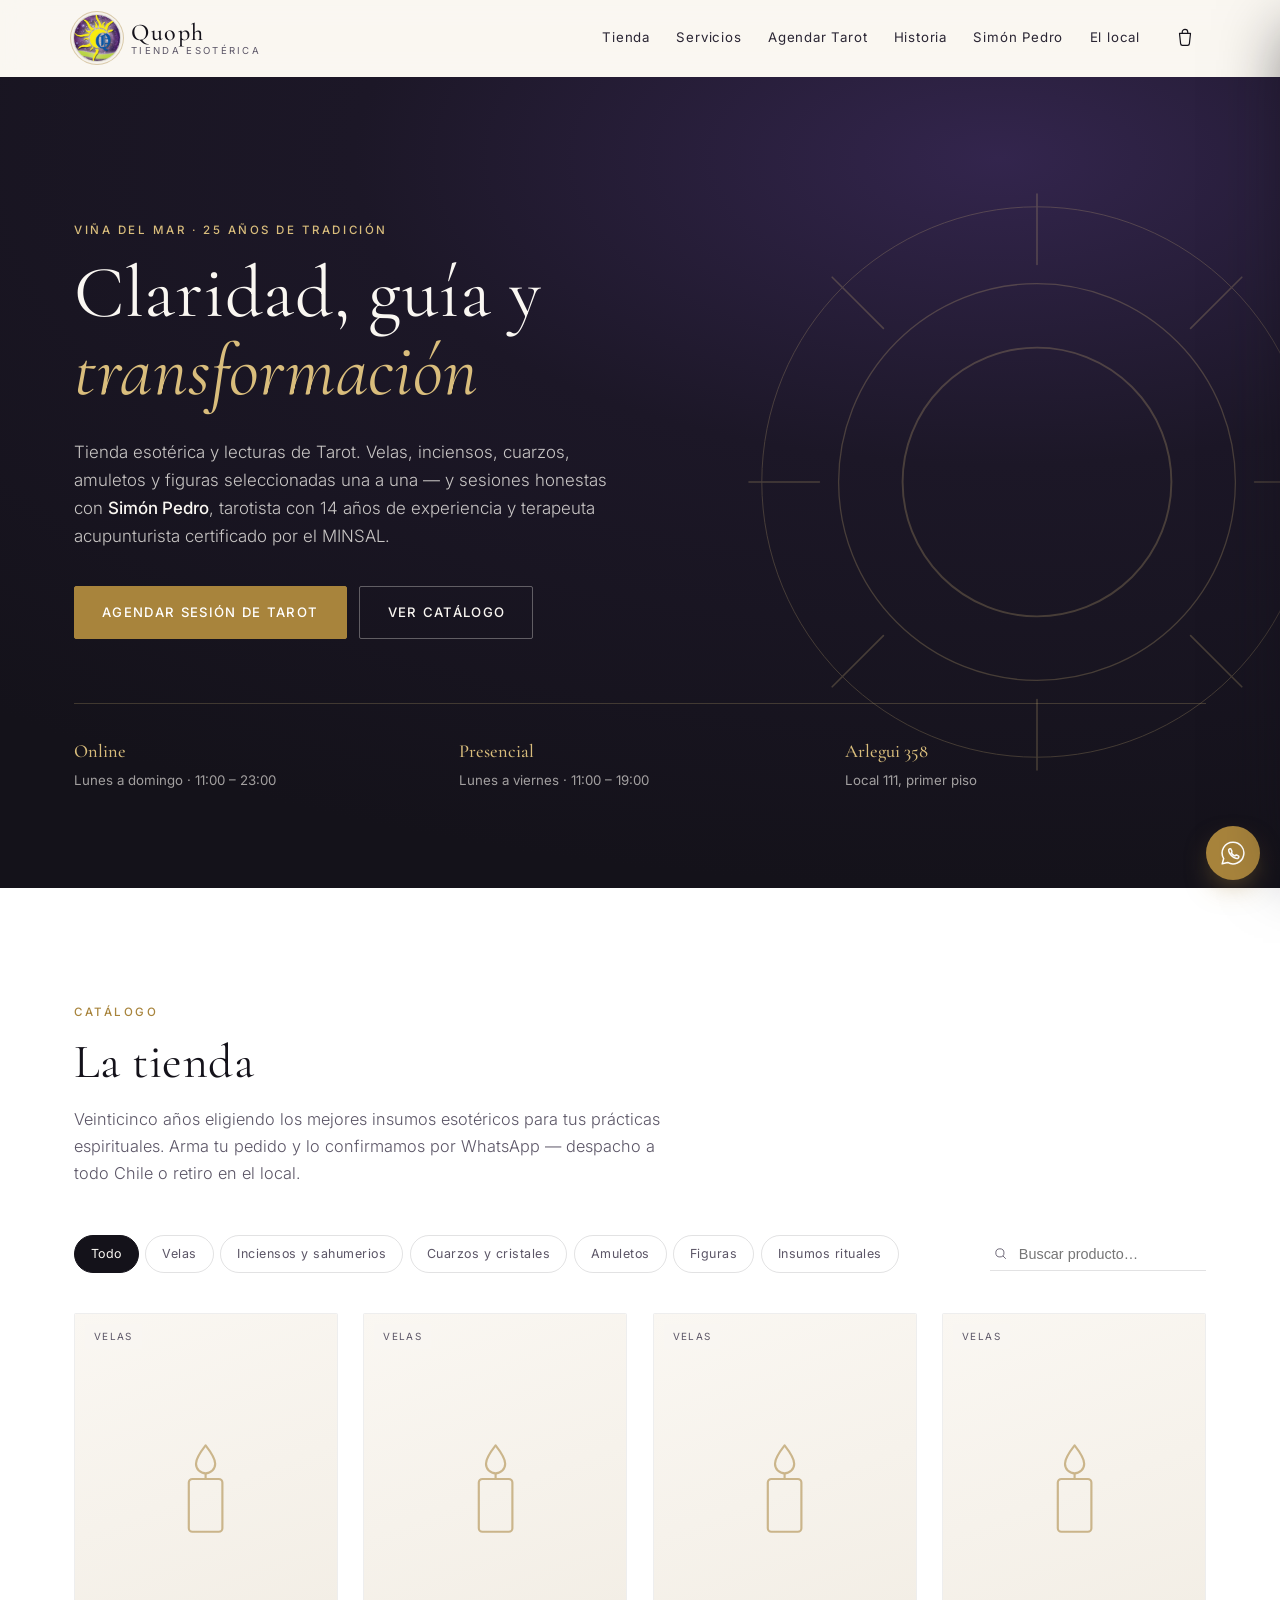
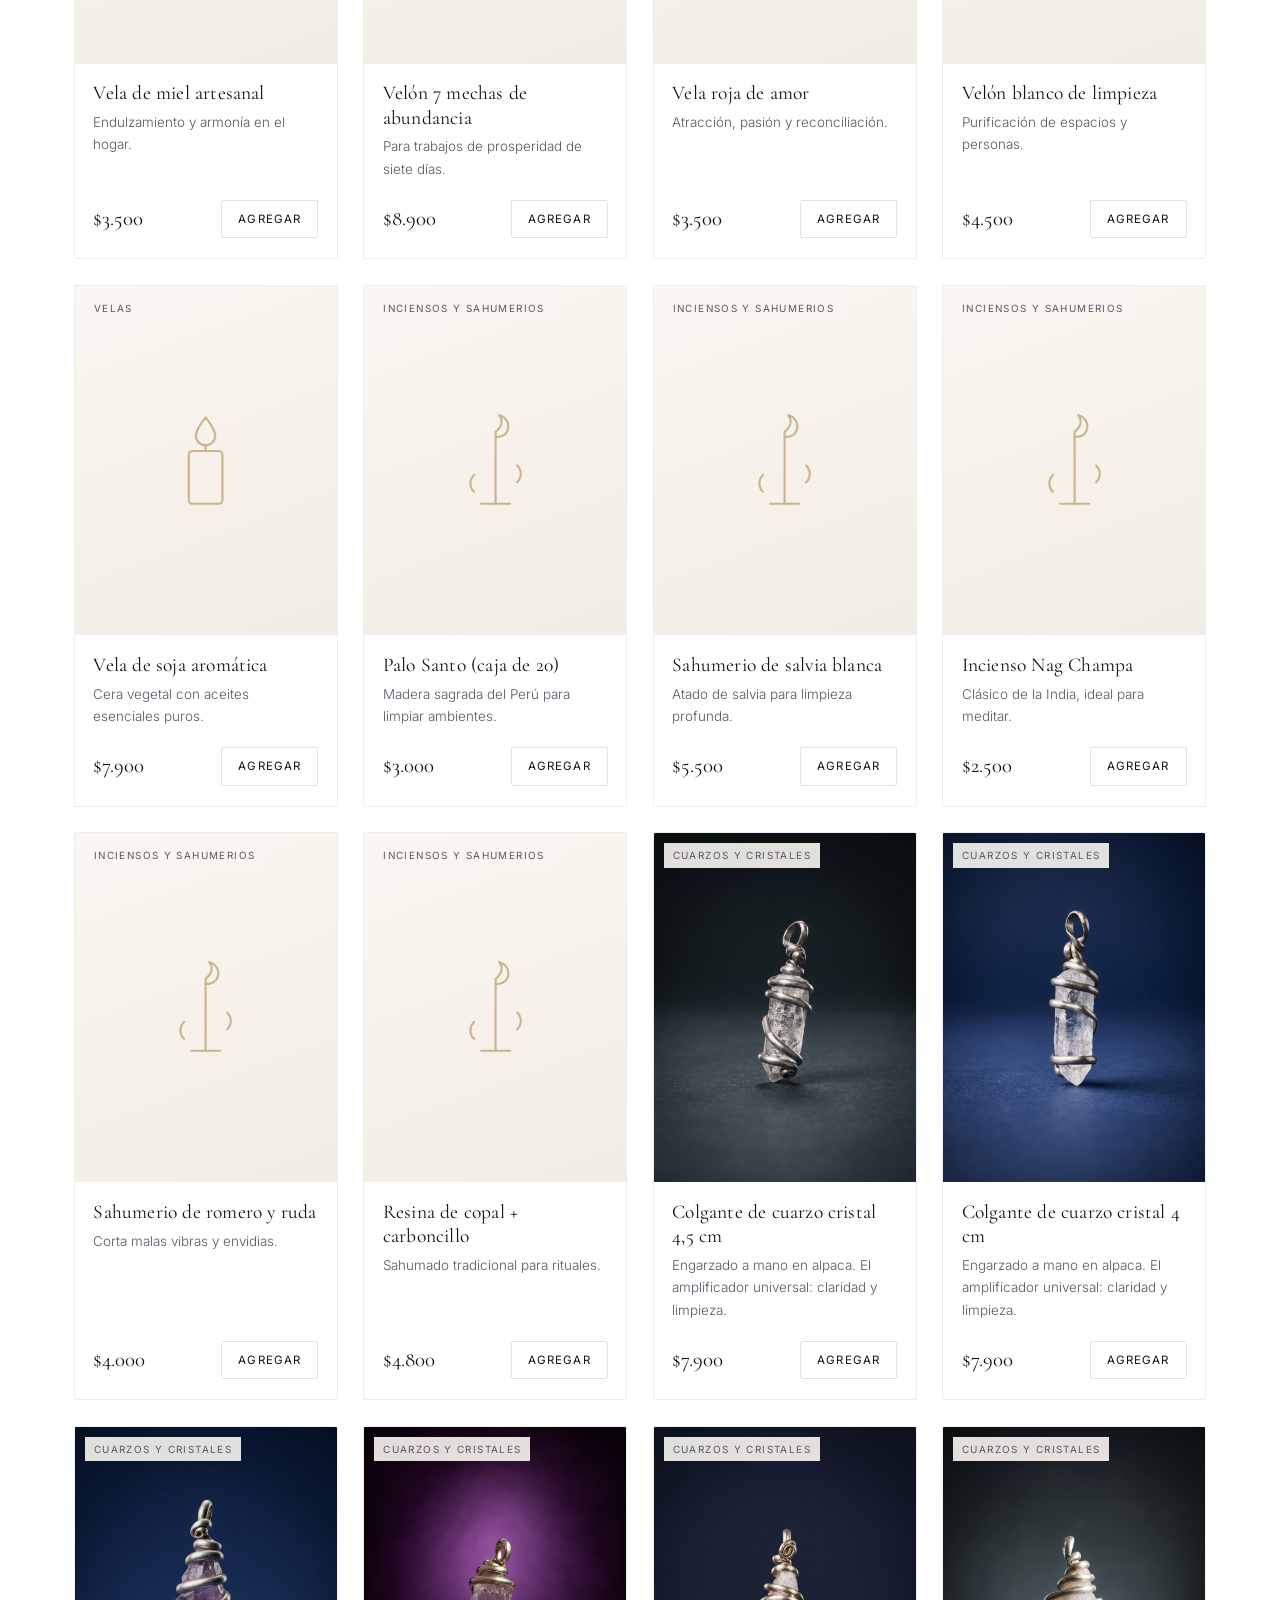
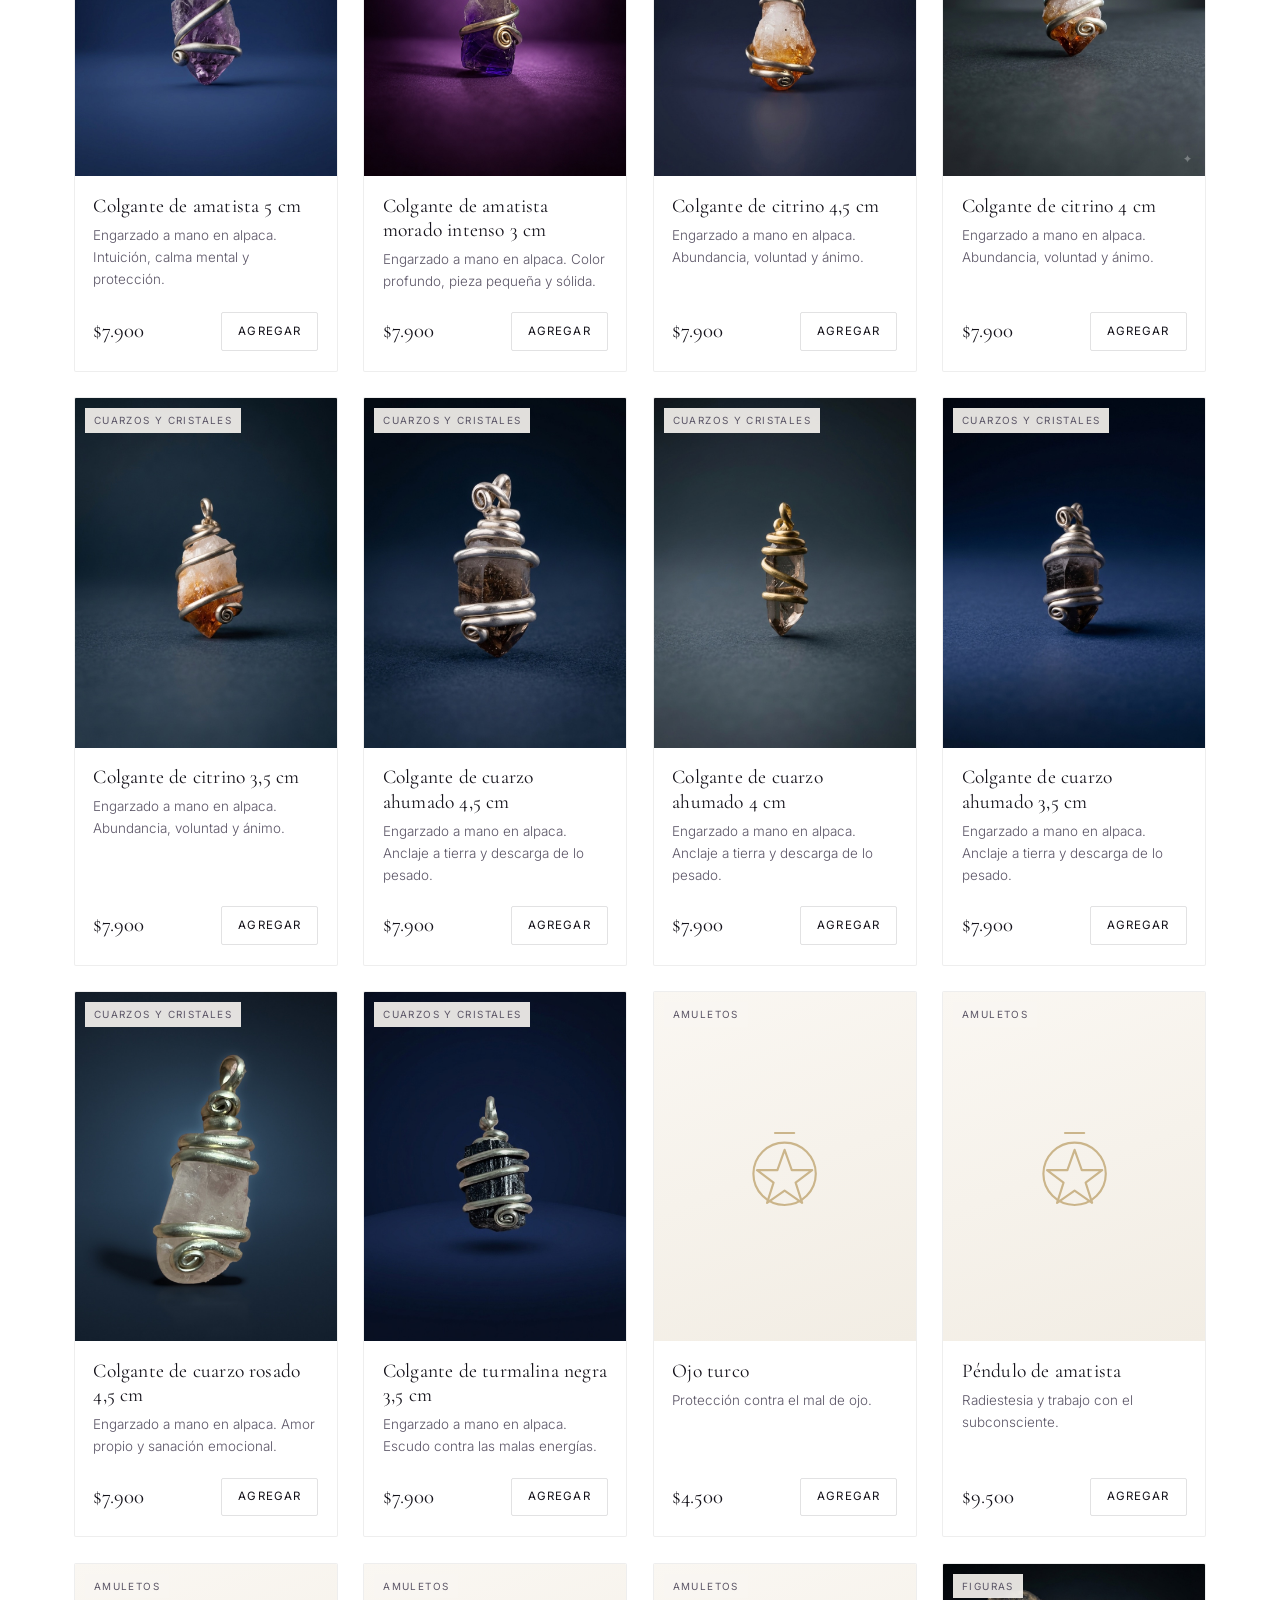
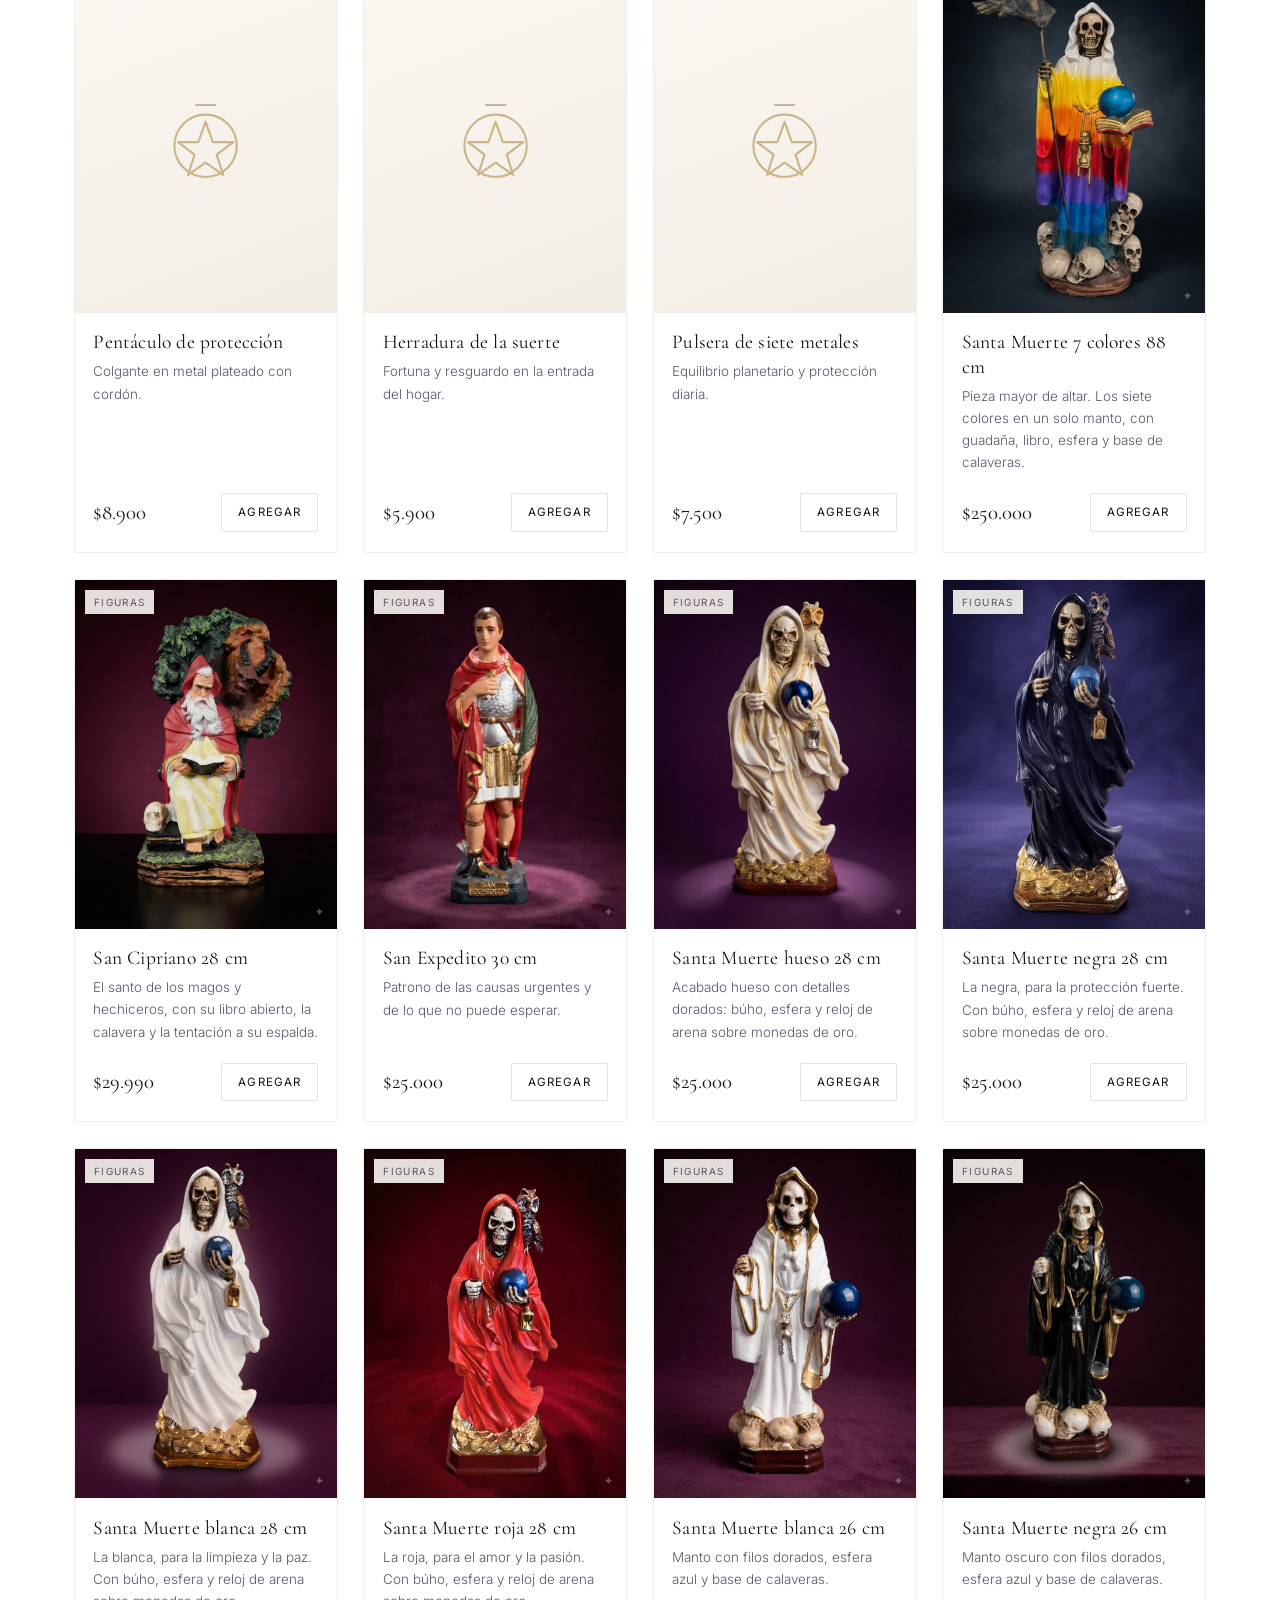
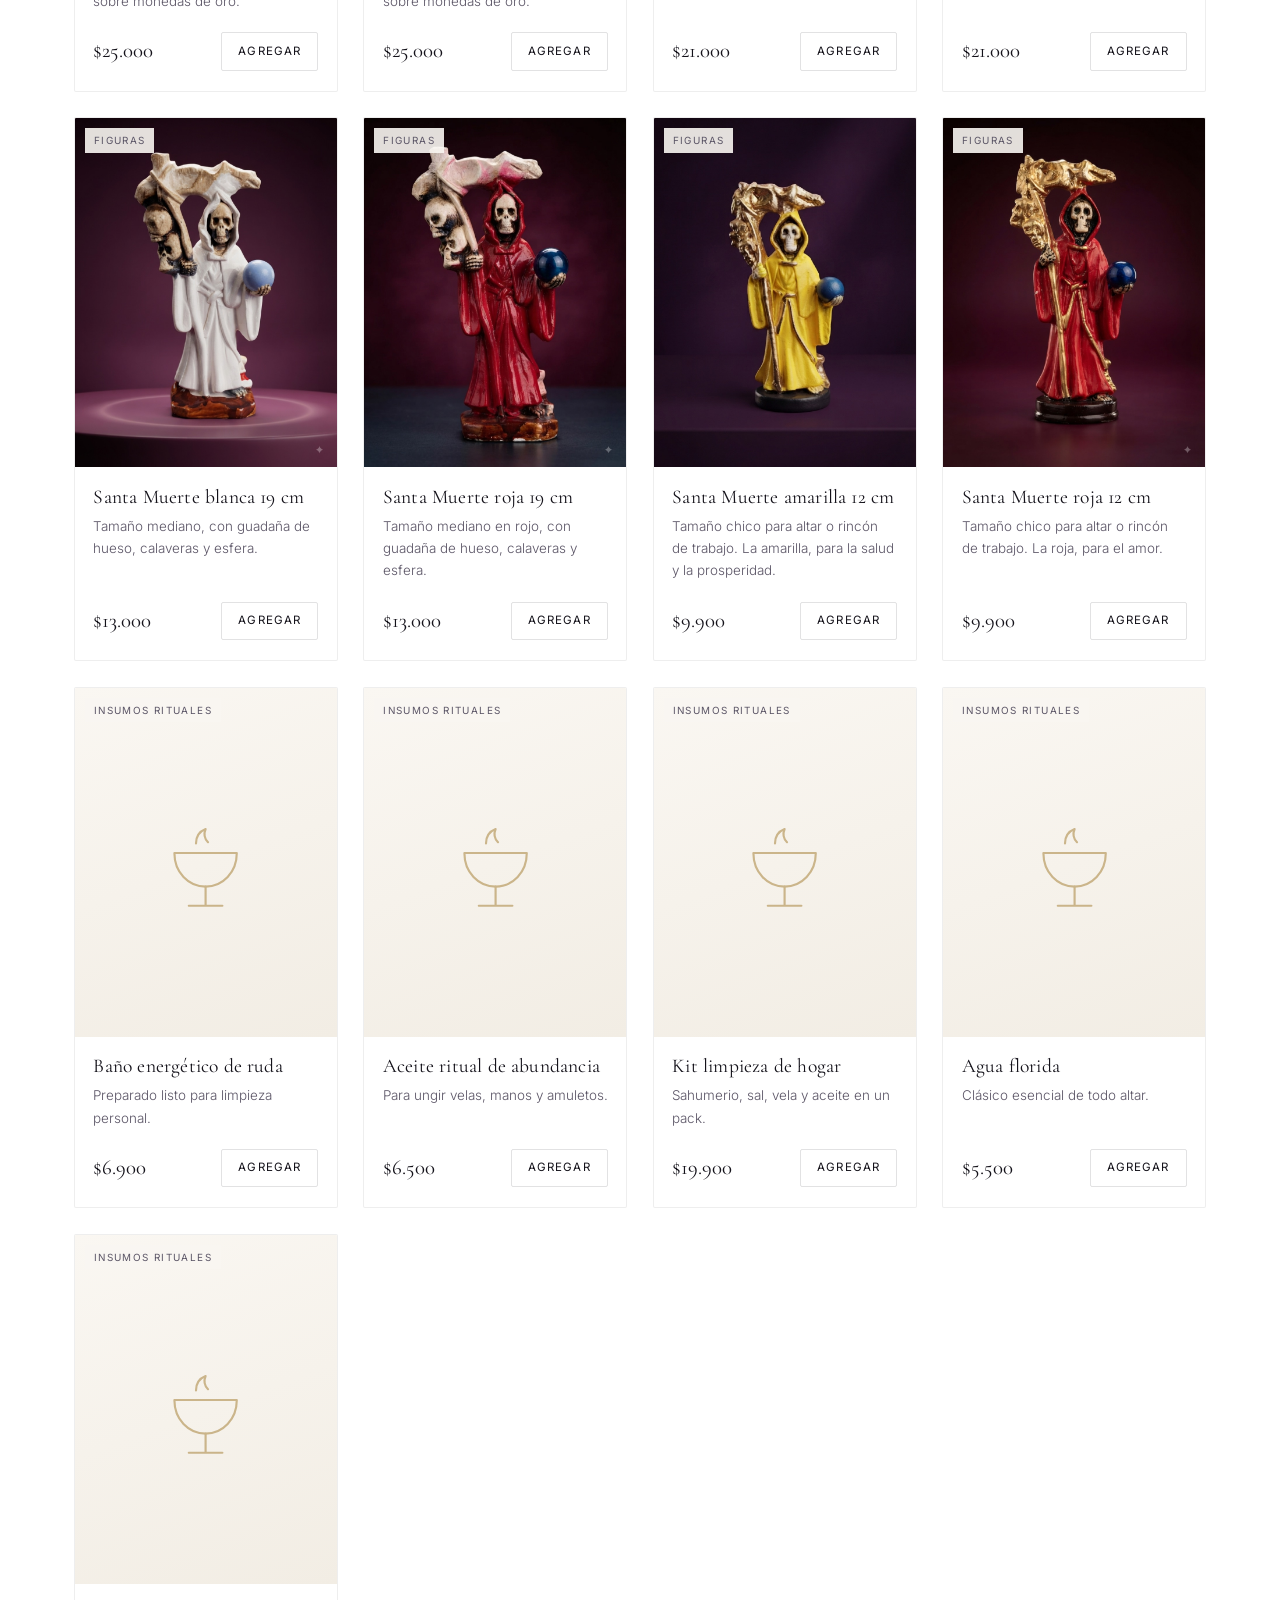
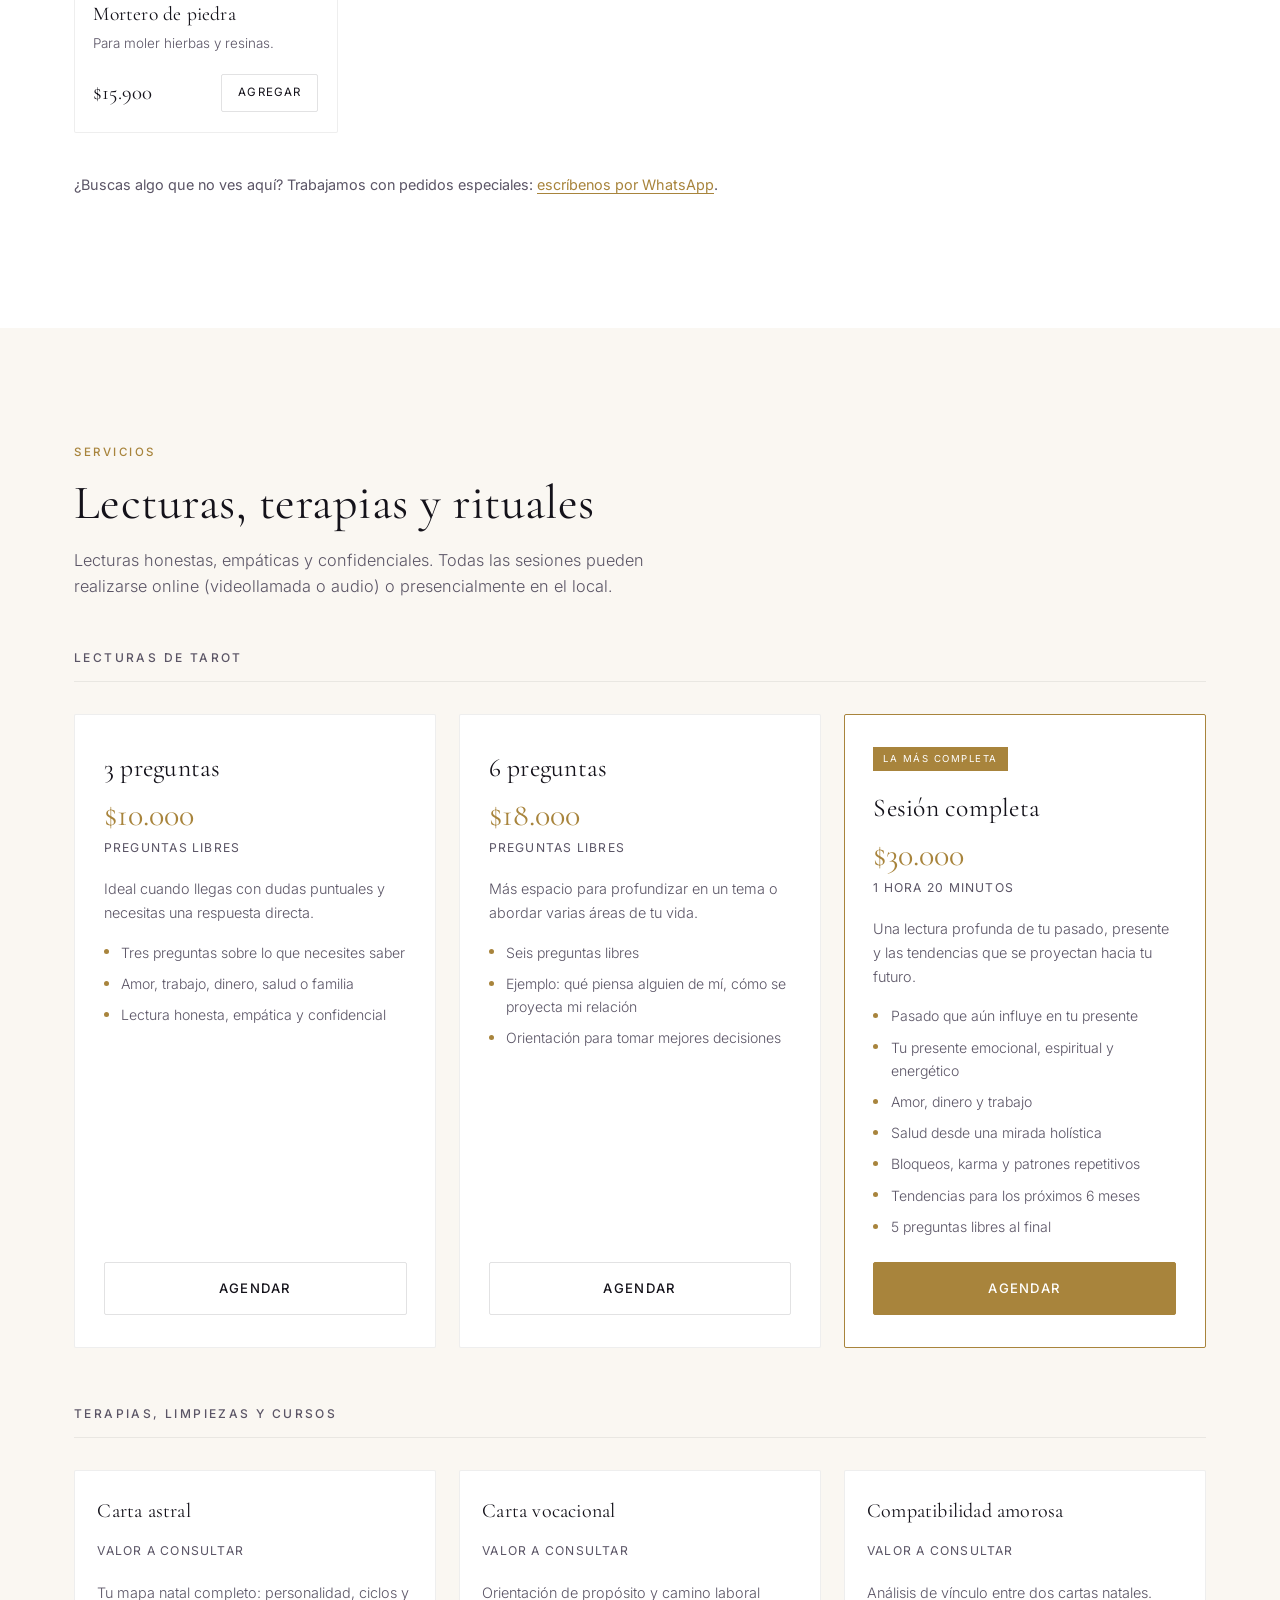
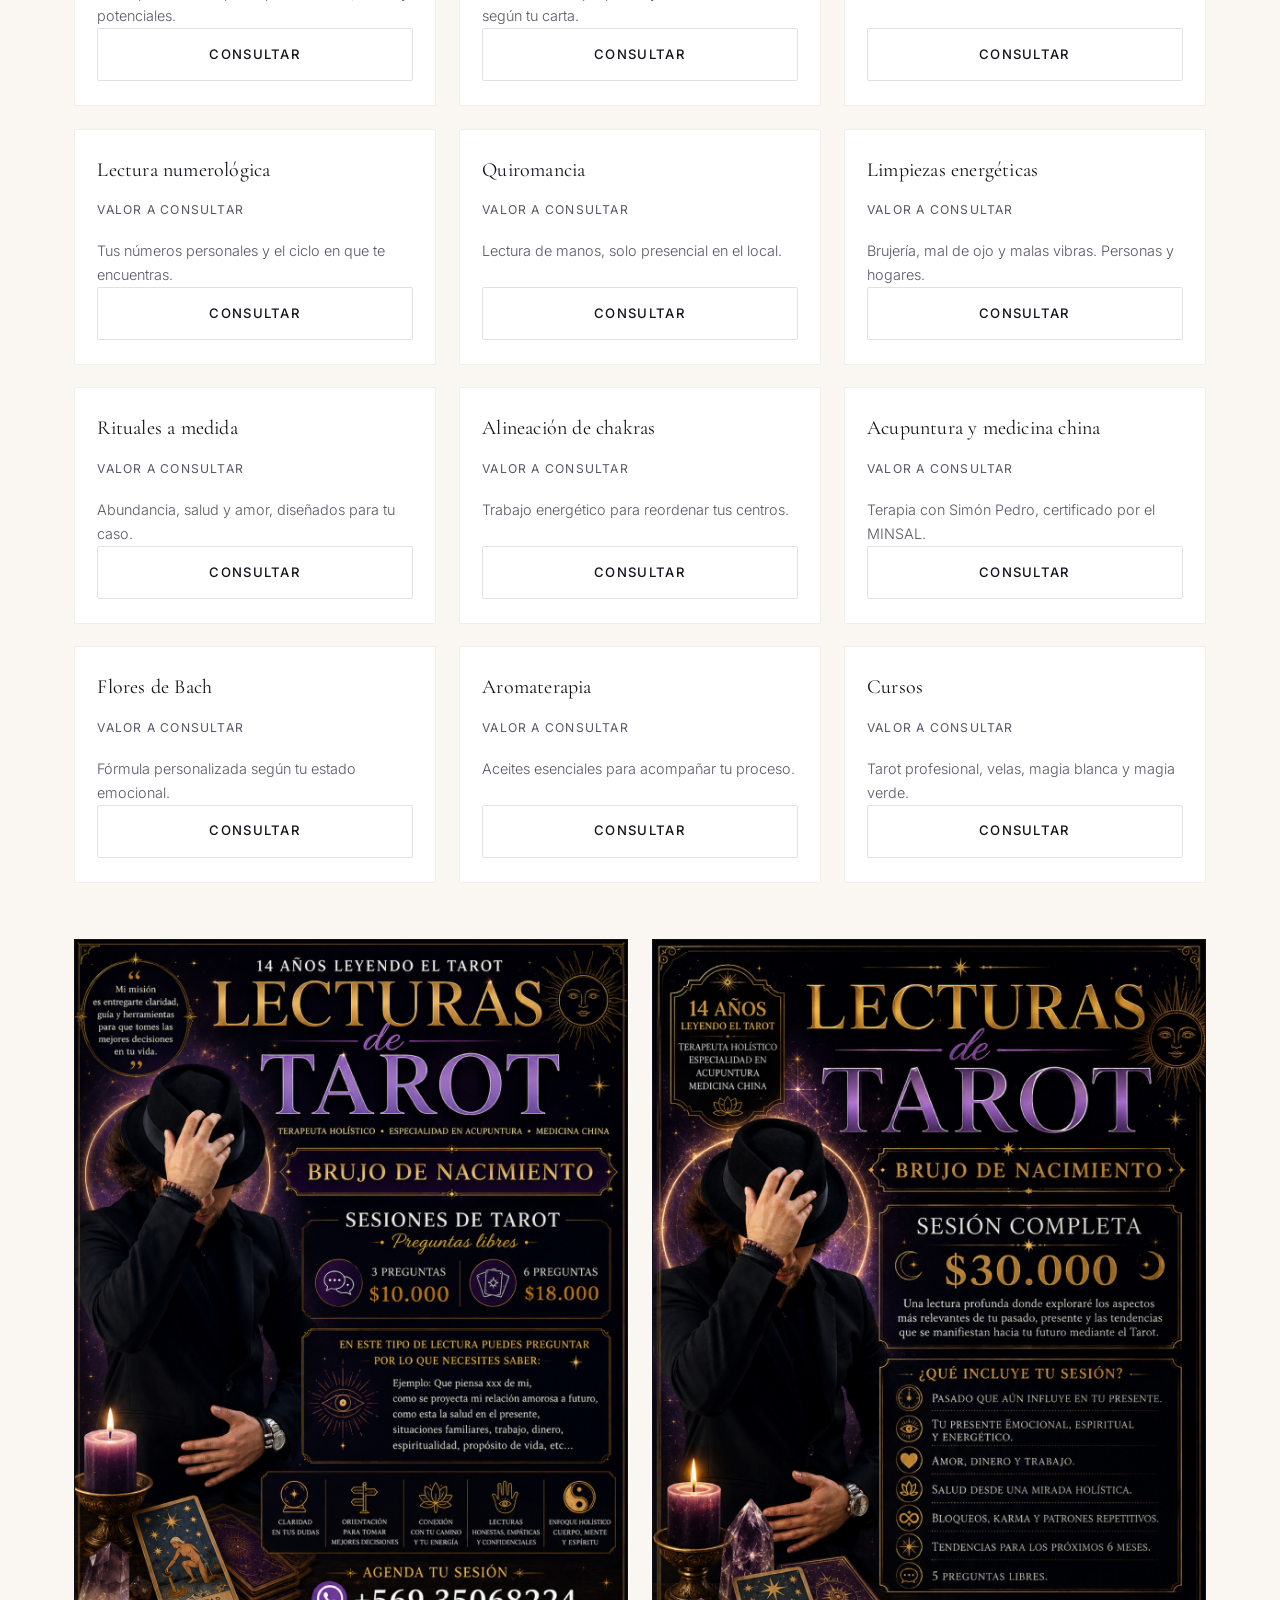
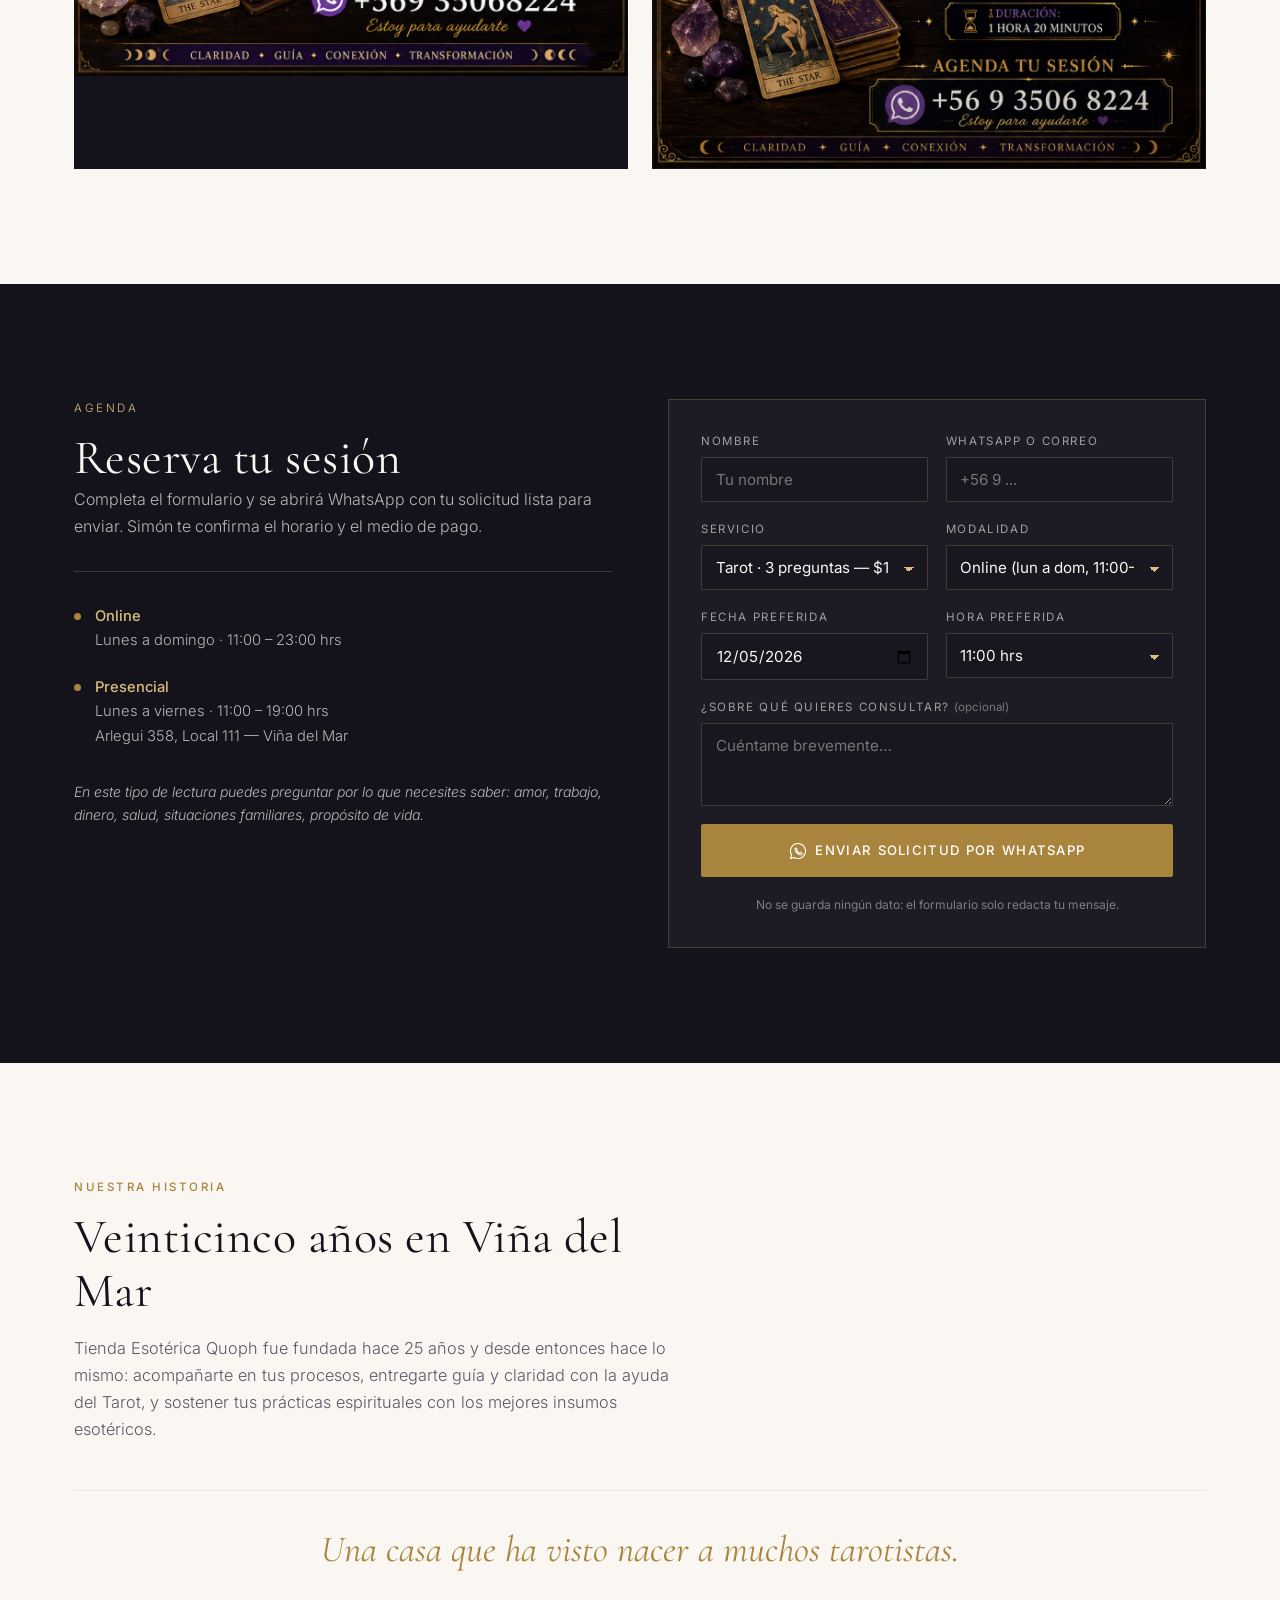
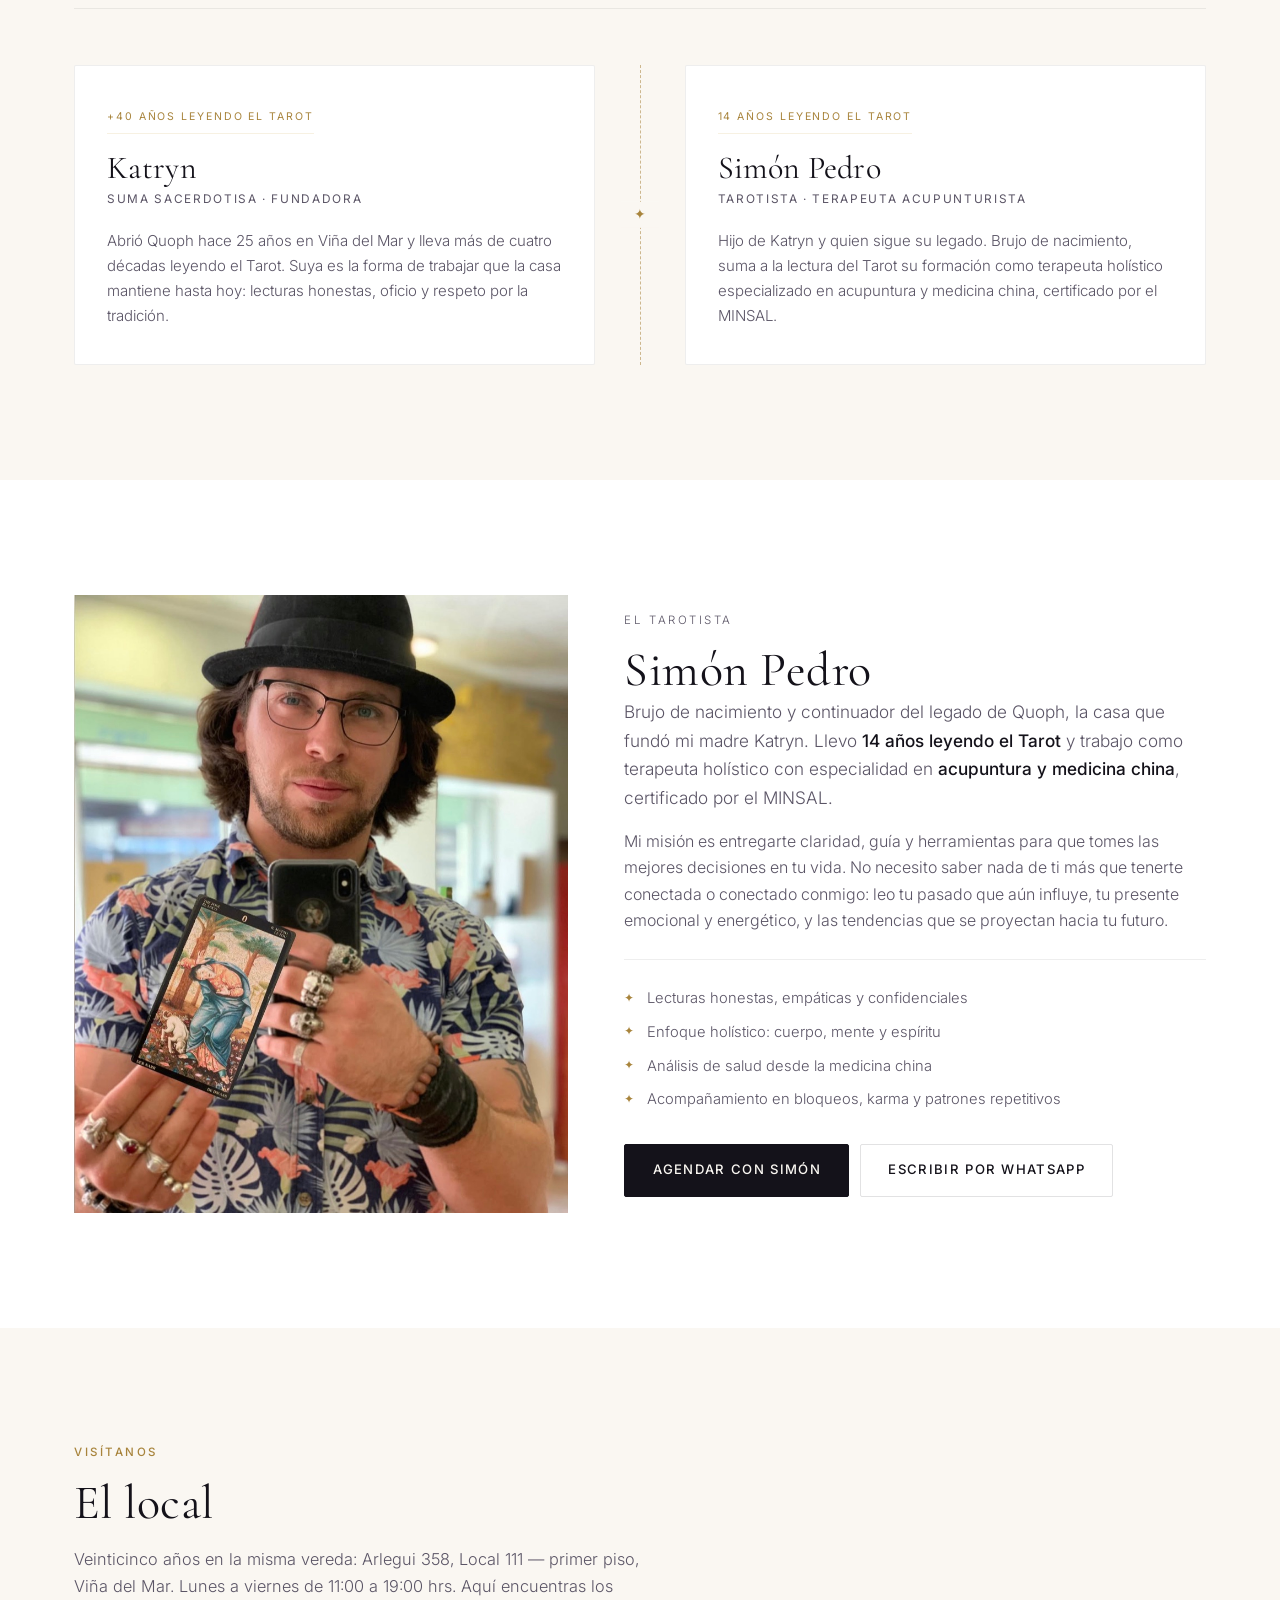
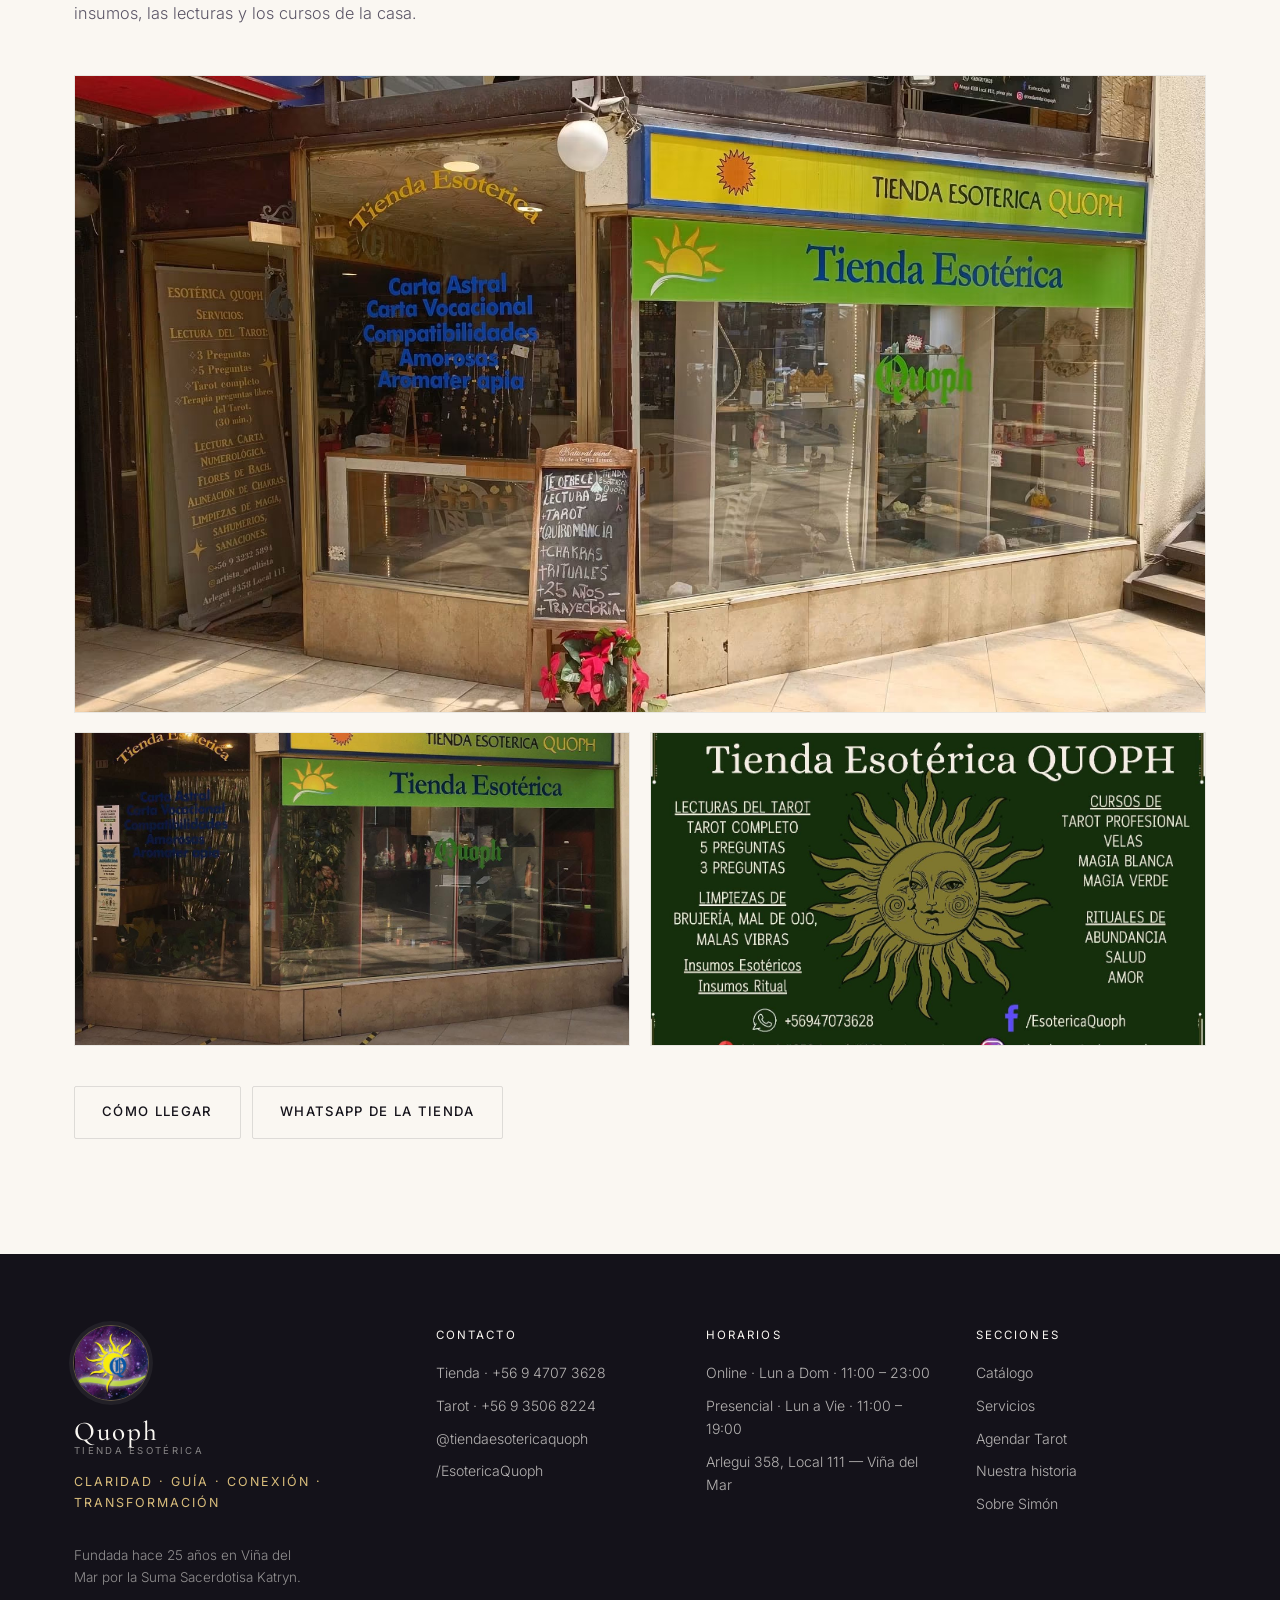
<file: Landing Page/index.html>
<!doctype html>
<html lang="es">
<head>
<meta charset="utf-8">
<meta name="viewport" content="width=device-width, initial-scale=1">
<title>Quoph · Tienda Esotérica y Lecturas de Tarot en Viña del Mar</title>
<meta name="description" content="Tienda Esotérica Quoph: 25 años en Viña del Mar. Velas, inciensos, cuarzos, amuletos y figuras. Lecturas de Tarot con Simón Pedro, tarotista con 14 años de experiencia y terapeuta acupunturista certificado por el MINSAL. Online todos los días y presencial en Arlegui 358.">
<meta name="theme-color" content="#14121a">

<meta property="og:type" content="website">
<meta property="og:title" content="Quoph · Tienda Esotérica y Lecturas de Tarot">
<meta property="og:description" content="Velas, inciensos, cuarzos y amuletos. Lecturas de Tarot con 14 años de experiencia. Viña del Mar y online.">
<meta property="og:image" content="assets/img/logo-quoph.png">
<meta property="og:locale" content="es_CL">

<link rel="preconnect" href="https://fonts.googleapis.com">
<link rel="preconnect" href="https://fonts.gstatic.com" crossorigin>
<link href="https://fonts.googleapis.com/css2?family=Cormorant+Garamond:wght@300;400;500;600&family=Inter:wght@300;400;500;600&display=swap" rel="stylesheet">
<link rel="stylesheet" href="assets/css/styles.css">
<link rel="icon" type="image/png" href="assets/img/favicon.png">
<link rel="apple-touch-icon" href="assets/img/logo-quoph.png">
</head>
<body>

<a class="skip-link" href="#main">Saltar al contenido</a>

<!-- ================= HEADER ================= -->
<header class="site-header" id="siteHeader">
  <div class="wrap header-inner">
    <a class="brand" href="#inicio" aria-label="Quoph, inicio">
      <span class="brand-mark">
        <img src="assets/img/logo-quoph.png" alt="" class="brand-logo" onerror="this.remove()">
        <svg class="brand-fallback" viewBox="0 0 48 48" aria-hidden="true">
          <g fill="none" stroke="currentColor" stroke-width="1.2" stroke-linecap="round">
            <circle cx="24" cy="24" r="9.5"/>
            <g class="rays">
              <path d="M24 4.5v5M24 38.5v5M4.5 24h5M38.5 24h5M10.2 10.2l3.6 3.6M34.2 34.2l3.6 3.6M37.8 10.2l-3.6 3.6M13.8 34.2l-3.6 3.6"/>
            </g>
          </g>
          <text x="24" y="29" text-anchor="middle" font-family="Cormorant Garamond, serif" font-size="14" fill="currentColor">Q</text>
        </svg>
      </span>
      <span class="brand-text">
        <strong>Quoph</strong>
        <em>Tienda Esotérica</em>
      </span>
    </a>

    <nav class="site-nav" id="siteNav" aria-label="Navegación principal">
      <a href="#tienda">Tienda</a>
      <a href="#servicios">Servicios</a>
      <a href="#agenda">Agendar Tarot</a>
      <a href="#historia">Historia</a>
      <a href="#simon">Simón Pedro</a>
      <a href="#local">El local</a>
    </nav>

    <div class="header-actions">
      <button class="btn-icon cart-btn" id="cartBtn" aria-label="Abrir carrito de compras">
        <svg viewBox="0 0 24 24" aria-hidden="true"><path d="M6 7h12l-1.2 11.2a2 2 0 0 1-2 1.8H9.2a2 2 0 0 1-2-1.8L6 7Z"/><path d="M9 7V5.5a3 3 0 0 1 6 0V7"/></svg>
        <span class="cart-badge" id="cartBadge" hidden>0</span>
      </button>
      <button class="btn-icon menu-btn" id="menuBtn" aria-label="Abrir menú" aria-expanded="false">
        <svg viewBox="0 0 24 24" aria-hidden="true"><path d="M4 7h16M4 12h16M4 17h16"/></svg>
      </button>
    </div>
  </div>
</header>

<main id="main">

<!-- ================= HERO ================= -->
<section class="hero" id="inicio">
  <div class="hero-bg" aria-hidden="true">
    <svg class="hero-sun" viewBox="0 0 200 200">
      <circle cx="100" cy="100" r="42" fill="none" stroke="currentColor" stroke-width="0.6"/>
      <circle cx="100" cy="100" r="62" fill="none" stroke="currentColor" stroke-width="0.4"/>
      <circle cx="100" cy="100" r="86" fill="none" stroke="currentColor" stroke-width="0.3"/>
      <g stroke="currentColor" stroke-width="0.5" stroke-linecap="round">
        <path d="M100 10v22M100 168v22M10 100h22M168 100h22M36 36l16 16M148 148l16 16M164 36l-16 16M52 148l-16 16"/>
      </g>
    </svg>
  </div>
  <div class="wrap hero-inner">
    <p class="eyebrow">Viña del Mar · 25 años de tradición</p>
    <h1>Claridad, guía y<br><span class="accent">transformación</span></h1>
    <p class="hero-lead">
      Tienda esotérica y lecturas de Tarot. Velas, inciensos, cuarzos, amuletos y figuras
      seleccionadas una a una — y sesiones honestas con <strong>Simón Pedro</strong>,
      tarotista con 14 años de experiencia y terapeuta acupunturista certificado por el MINSAL.
    </p>
    <div class="hero-cta">
      <a class="btn btn-gold" href="#agenda">Agendar sesión de Tarot</a>
      <a class="btn btn-ghost" href="#tienda">Ver catálogo</a>
    </div>
    <ul class="hero-facts">
      <li><strong>Online</strong><span>Lunes a domingo · 11:00 – 23:00</span></li>
      <li><strong>Presencial</strong><span>Lunes a viernes · 11:00 – 19:00</span></li>
      <li><strong>Arlegui 358</strong><span>Local 111, primer piso</span></li>
    </ul>
  </div>
</section>

<!-- ================= TIENDA ================= -->
<section class="section shop" id="tienda">
  <div class="wrap">
    <header class="section-head">
      <p class="eyebrow">Catálogo</p>
      <h2>La tienda</h2>
      <p class="section-lead">
        Veinticinco años eligiendo los mejores insumos esotéricos para tus prácticas
        espirituales. Arma tu pedido y lo confirmamos por WhatsApp — despacho a todo Chile
        o retiro en el local.
      </p>
    </header>

    <div class="shop-toolbar">
      <div class="filters" id="filters" role="tablist" aria-label="Filtrar por categoría"></div>
      <label class="search">
        <svg viewBox="0 0 24 24" aria-hidden="true"><circle cx="11" cy="11" r="6.5"/><path d="M16 16l4.5 4.5"/></svg>
        <input type="search" id="searchInput" placeholder="Buscar producto…" aria-label="Buscar producto">
      </label>
    </div>

    <div class="product-grid" id="productGrid"></div>
    <p class="empty-state" id="emptyState" hidden>No encontramos productos con ese criterio.</p>

    <p class="note">
      ¿Buscas algo que no ves aquí? Trabajamos con pedidos especiales:
      <a class="link" href="#" data-wa-store>escríbenos por WhatsApp</a>.
    </p>
  </div>
</section>

<!-- ================= SERVICIOS ================= -->
<section class="section services" id="servicios">
  <div class="wrap">
    <header class="section-head">
      <p class="eyebrow">Servicios</p>
      <h2>Lecturas, terapias y rituales</h2>
      <p class="section-lead">
        Lecturas honestas, empáticas y confidenciales. Todas las sesiones pueden realizarse
        online (videollamada o audio) o presencialmente en el local.
      </p>
    </header>

    <h3 class="group-title">Lecturas de Tarot</h3>
    <div class="service-grid" id="tarotGrid"></div>

    <h3 class="group-title">Terapias, limpiezas y cursos</h3>
    <div class="service-grid service-grid--compact" id="otrosGrid"></div>

    <div class="flyers">
      <figure>
        <img src="assets/img/flyer-preguntas.jpg" alt="Flyer: sesiones de Tarot de 3 preguntas $10.000 y 6 preguntas $18.000" loading="lazy">
      </figure>
      <figure>
        <img src="assets/img/flyer-sesion-completa.jpg" alt="Flyer: sesión completa de Tarot $30.000, duración 1 hora 20 minutos" loading="lazy">
      </figure>
    </div>
  </div>
</section>

<!-- ================= AGENDA ================= -->
<section class="section booking" id="agenda">
  <div class="wrap booking-inner">
    <div class="booking-copy">
      <p class="eyebrow">Agenda</p>
      <h2>Reserva tu sesión</h2>
      <p>
        Completa el formulario y se abrirá WhatsApp con tu solicitud lista para enviar.
        Simón te confirma el horario y el medio de pago.
      </p>
      <ul class="booking-hours">
        <li>
          <span class="dot"></span>
          <div><strong>Online</strong><br>Lunes a domingo · 11:00 – 23:00 hrs</div>
        </li>
        <li>
          <span class="dot"></span>
          <div><strong>Presencial</strong><br>Lunes a viernes · 11:00 – 19:00 hrs<br>Arlegui 358, Local 111 — Viña del Mar</div>
        </li>
      </ul>
      <p class="booking-note">
        En este tipo de lectura puedes preguntar por lo que necesites saber: amor, trabajo,
        dinero, salud, situaciones familiares, propósito de vida.
      </p>
    </div>

    <form class="booking-form" id="bookingForm" novalidate>
      <div class="field">
        <label for="f-nombre">Nombre</label>
        <input id="f-nombre" name="nombre" type="text" autocomplete="name" required placeholder="Tu nombre">
      </div>
      <div class="field">
        <label for="f-contacto">WhatsApp o correo</label>
        <input id="f-contacto" name="contacto" type="text" required placeholder="+56 9 ...">
      </div>
      <div class="field">
        <label for="f-servicio">Servicio</label>
        <select id="f-servicio" name="servicio" required></select>
      </div>
      <div class="field">
        <label for="f-modalidad">Modalidad</label>
        <select id="f-modalidad" name="modalidad" required>
          <option value="Online">Online (lun a dom, 11:00–23:00)</option>
          <option value="Presencial">Presencial (lun a vie, 11:00–19:00)</option>
        </select>
      </div>
      <div class="field">
        <label for="f-fecha">Fecha preferida</label>
        <input id="f-fecha" name="fecha" type="date" required>
      </div>
      <div class="field">
        <label for="f-hora">Hora preferida</label>
        <select id="f-hora" name="hora" required></select>
      </div>
      <div class="field field--full">
        <label for="f-mensaje">¿Sobre qué quieres consultar? <span class="opt">(opcional)</span></label>
        <textarea id="f-mensaje" name="mensaje" rows="3" placeholder="Cuéntame brevemente…"></textarea>
      </div>
      <p class="form-error" id="formError" role="alert" hidden></p>
      <button class="btn btn-gold btn-block" type="submit">
        <svg class="wa-ico" viewBox="0 0 24 24" aria-hidden="true"><path d="M12 2a10 10 0 0 0-8.6 15.1L2 22l5.1-1.3A10 10 0 1 0 12 2Z"/><path d="M8.5 8.6c.2-.5.4-.5.6-.5h.5c.2 0 .4 0 .6.5l.8 1.8c.1.2.1.4 0 .6l-.4.5c-.1.2-.2.4 0 .7a6 6 0 0 0 2.8 2.4c.3.1.5 0 .7-.1l.5-.6c.2-.2.3-.2.6-.1l1.8.9c.3.1.4.3.4.5v.6c0 .5-.5 1-1.1 1.2-.5.1-1.2.2-3.5-.8a9.6 9.6 0 0 1-4-4c-1-2.2-.8-2.9-.7-3.4Z"/></svg>
        Enviar solicitud por WhatsApp
      </button>
      <p class="form-foot">No se guarda ningún dato: el formulario solo redacta tu mensaje.</p>
    </form>
  </div>
</section>

<!-- ================= HISTORIA ================= -->
<section class="section history" id="historia">
  <div class="wrap">
    <header class="section-head">
      <p class="eyebrow">Nuestra historia</p>
      <h2>Veinticinco años en Viña del Mar</h2>
      <p class="section-lead">
        Tienda Esotérica Quoph fue fundada hace 25 años y desde entonces hace lo mismo:
        acompañarte en tus procesos, entregarte guía y claridad con la ayuda del Tarot,
        y sostener tus prácticas espirituales con los mejores insumos esotéricos.
      </p>
    </header>

    <blockquote class="history-quote">
      Una casa que ha visto nacer a muchos tarotistas.
    </blockquote>

    <div class="lineage">
      <article class="lineage-card">
        <span class="lineage-years">+40 años leyendo el Tarot</span>
        <h3>Katryn</h3>
        <p class="lineage-role">Suma Sacerdotisa · Fundadora</p>
        <p>
          Abrió Quoph hace 25 años en Viña del Mar y lleva más de cuatro décadas
          leyendo el Tarot. Suya es la forma de trabajar que la casa mantiene hasta hoy:
          lecturas honestas, oficio y respeto por la tradición.
        </p>
      </article>

      <span class="lineage-link" aria-hidden="true"></span>

      <article class="lineage-card">
        <span class="lineage-years">14 años leyendo el Tarot</span>
        <h3>Simón Pedro</h3>
        <p class="lineage-role">Tarotista · Terapeuta acupunturista</p>
        <p>
          Hijo de Katryn y quien sigue su legado. Brujo de nacimiento, suma a la
          lectura del Tarot su formación como terapeuta holístico especializado en
          acupuntura y medicina china, certificado por el MINSAL.
        </p>
      </article>
    </div>
  </div>
</section>

<!-- ================= SIMÓN ================= -->
<section class="section about" id="simon">
  <div class="wrap about-inner">
    <figure class="about-photo">
      <img src="assets/img/simon-selfie.jpg" alt="Simón Pedro sosteniendo la carta El Loco del Tarot" loading="lazy">
    </figure>
    <div class="about-copy">
      <p class="eyebrow">El tarotista</p>
      <h2>Simón Pedro</h2>
      <p class="about-lead">
        Brujo de nacimiento y continuador del legado de Quoph, la casa que fundó mi madre
        Katryn. Llevo <strong>14 años leyendo el Tarot</strong> y trabajo como terapeuta
        holístico con especialidad en <strong>acupuntura y medicina china</strong>,
        certificado por el MINSAL.
      </p>
      <p>
        Mi misión es entregarte claridad, guía y herramientas para que tomes las mejores
        decisiones en tu vida. No necesito saber nada de ti más que tenerte conectada o
        conectado conmigo: leo tu pasado que aún influye, tu presente emocional y energético,
        y las tendencias que se proyectan hacia tu futuro.
      </p>
      <ul class="about-list">
        <li>Lecturas honestas, empáticas y confidenciales</li>
        <li>Enfoque holístico: cuerpo, mente y espíritu</li>
        <li>Análisis de salud desde la medicina china</li>
        <li>Acompañamiento en bloqueos, karma y patrones repetitivos</li>
      </ul>
      <div class="about-cta">
        <a class="btn btn-dark" href="#agenda">Agendar con Simón</a>
        <a class="btn btn-line" href="#" data-wa-tarot>Escribir por WhatsApp</a>
      </div>
    </div>
  </div>
</section>

<!-- ================= LOCAL ================= -->
<section class="section place" id="local">
  <div class="wrap">
    <header class="section-head">
      <p class="eyebrow">Visítanos</p>
      <h2>El local</h2>
      <p class="section-lead">
        Veinticinco años en la misma vereda: Arlegui 358, Local 111 — primer piso,
        Viña del Mar. Lunes a viernes de 11:00 a 19:00 hrs. Aquí encuentras los insumos,
        las lecturas y los cursos de la casa.
      </p>
    </header>

    <div class="gallery">
      <figure class="gallery-item gallery-item--wide">
        <img src="assets/img/local-2.jpg" alt="Fachada de Tienda Esotérica Quoph en Arlegui 358, Viña del Mar" loading="lazy">
      </figure>
      <figure class="gallery-item">
        <img src="assets/img/local-1.jpg" alt="Vitrina de la Tienda Esotérica Quoph" loading="lazy">
      </figure>
      <figure class="gallery-item">
        <img src="assets/img/flyer-tienda.jpg" alt="Servicios de la Tienda Esotérica Quoph: lecturas, limpiezas, cursos y rituales" loading="lazy">
      </figure>
    </div>

    <div class="place-actions">
      <a class="btn btn-line" href="https://maps.google.com/?q=Arlegui+358+Local+111+Viña+del+Mar" target="_blank" rel="noopener">Cómo llegar</a>
      <a class="btn btn-line" href="#" data-wa-store>WhatsApp de la tienda</a>
    </div>
  </div>
</section>

</main>

<!-- ================= FOOTER ================= -->
<footer class="site-footer" id="contacto">
  <div class="wrap footer-inner">
    <div class="footer-brand">
      <img src="assets/img/logo-quoph.png" alt="Logo de Tienda Esotérica Quoph" class="footer-logo" onerror="this.remove()">
      <span class="brand-text">
        <strong>Quoph</strong>
        <em>Tienda Esotérica</em>
      </span>
      <p>Claridad · Guía · Conexión · Transformación</p>
      <p class="footer-since">Fundada hace 25 años en Viña del Mar por la Suma Sacerdotisa Katryn.</p>
    </div>

    <div class="footer-col">
      <h4>Contacto</h4>
      <ul>
        <li><a href="#" data-wa-store>Tienda · +56 9 4707 3628</a></li>
        <li><a href="#" data-wa-tarot>Tarot · +56 9 3506 8224</a></li>
        <li><a href="https://instagram.com/tiendaesotericaquoph" target="_blank" rel="noopener">@tiendaesotericaquoph</a></li>
        <li><a href="https://facebook.com/EsotericaQuoph" target="_blank" rel="noopener">/EsotericaQuoph</a></li>
      </ul>
    </div>

    <div class="footer-col">
      <h4>Horarios</h4>
      <ul>
        <li>Online · Lun a Dom · 11:00 – 23:00</li>
        <li>Presencial · Lun a Vie · 11:00 – 19:00</li>
        <li>Arlegui 358, Local 111 — Viña del Mar</li>
      </ul>
    </div>

    <div class="footer-col">
      <h4>Secciones</h4>
      <ul>
        <li><a href="#tienda">Catálogo</a></li>
        <li><a href="#servicios">Servicios</a></li>
        <li><a href="#agenda">Agendar Tarot</a></li>
        <li><a href="#historia">Nuestra historia</a></li>
        <li><a href="#simon">Sobre Simón</a></li>
      </ul>
    </div>
  </div>
  <div class="wrap footer-bottom">
    <small>© <span id="year"></span> Tienda Esotérica Quoph · Viña del Mar, Chile</small>
    <small>Las lecturas de Tarot son un servicio de orientación y no sustituyen atención médica, psicológica ni legal.</small>
  </div>
</footer>

<!-- ================= CARRITO ================= -->
<div class="overlay" id="overlay" hidden></div>

<aside class="cart-drawer" id="cartDrawer" aria-label="Carrito de compras" aria-hidden="true">
  <header class="cart-head">
    <h3>Tu carrito</h3>
    <button class="btn-icon" id="cartClose" aria-label="Cerrar carrito">
      <svg viewBox="0 0 24 24" aria-hidden="true"><path d="M6 6l12 12M18 6L6 18"/></svg>
    </button>
  </header>
  <div class="cart-body" id="cartBody"></div>
  <footer class="cart-foot">
    <div class="cart-total"><span>Total</span><strong id="cartTotal">$0</strong></div>
    <button class="btn btn-gold btn-block" id="checkoutBtn">
      <svg class="wa-ico" viewBox="0 0 24 24" aria-hidden="true"><path d="M12 2a10 10 0 0 0-8.6 15.1L2 22l5.1-1.3A10 10 0 1 0 12 2Z"/><path d="M8.5 8.6c.2-.5.4-.5.6-.5h.5c.2 0 .4 0 .6.5l.8 1.8c.1.2.1.4 0 .6l-.4.5c-.1.2-.2.4 0 .7a6 6 0 0 0 2.8 2.4c.3.1.5 0 .7-.1l.5-.6c.2-.2.3-.2.6-.1l1.8.9c.3.1.4.3.4.5v.6c0 .5-.5 1-1.1 1.2-.5.1-1.2.2-3.5-.8a9.6 9.6 0 0 1-4-4c-1-2.2-.8-2.9-.7-3.4Z"/></svg>
      Finalizar pedido por WhatsApp
    </button>
    <p class="cart-note">Confirmamos stock, despacho y medio de pago por WhatsApp.</p>
  </footer>
</aside>

<a class="wa-float" href="#" data-wa-tarot aria-label="Escribir por WhatsApp">
  <svg viewBox="0 0 24 24" aria-hidden="true"><path d="M12 2a10 10 0 0 0-8.6 15.1L2 22l5.1-1.3A10 10 0 1 0 12 2Z"/><path d="M8.5 8.6c.2-.5.4-.5.6-.5h.5c.2 0 .4 0 .6.5l.8 1.8c.1.2.1.4 0 .6l-.4.5c-.1.2-.2.4 0 .7a6 6 0 0 0 2.8 2.4c.3.1.5 0 .7-.1l.5-.6c.2-.2.3-.2.6-.1l1.8.9c.3.1.4.3.4.5v.6c0 .5-.5 1-1.1 1.2-.5.1-1.2.2-3.5-.8a9.6 9.6 0 0 1-4-4c-1-2.2-.8-2.9-.7-3.4Z"/></svg>
</a>

<div class="toast" id="toast" role="status" aria-live="polite"></div>

<script src="assets/js/data.js"></script>
<script src="assets/js/main.js"></script>
</body>
</html>
</file>
<file: assets/css/styles.css>
/* =========================================================
   Quoph · Tienda Esotérica — hoja de estilos
   Paleta: hueso / tinta / oro / violeta
   ========================================================= */

:root{
  --ink:        #14121a;
  --ink-2:      #2a2533;
  --ink-soft:   #5b5566;
  --bone:       #faf7f2;
  --bone-2:     #f2ede4;
  --paper:      #ffffff;
  --gold:       #a8843c;
  --gold-soft:  #d9bd7c;
  --violet:     #4b3a6e;
  --line:       rgba(20,18,26,.12);
  --line-soft:  rgba(20,18,26,.07);
  --line-dark:  rgba(217,189,124,.22);

  --serif: "Cormorant Garamond", "Iowan Old Style", Georgia, serif;
  --sans:  "Inter", -apple-system, BlinkMacSystemFont, "Segoe UI", Helvetica, Arial, sans-serif;

  --wrap: 1180px;
  --r: 2px;
  --shadow: 0 18px 50px -28px rgba(20,18,26,.45);
  --t: .28s cubic-bezier(.4,0,.2,1);
}

*,*::before,*::after{ box-sizing:border-box; }

html{ scroll-behavior:smooth; scroll-padding-top:88px; }

body{
  margin:0;
  background:var(--bone);
  color:var(--ink);
  font-family:var(--sans);
  font-size:16px;
  font-weight:400;
  line-height:1.65;
  -webkit-font-smoothing:antialiased;
  overflow-x:hidden;
}

img{ max-width:100%; display:block; }
a{ color:inherit; }
button{ font:inherit; color:inherit; }

h1,h2,h3,h4{ font-family:var(--serif); font-weight:400; letter-spacing:.01em; margin:0; }
h1{ font-size:clamp(2.7rem,7vw,4.6rem); line-height:1.06; }
h2{ font-size:clamp(2rem,4.2vw,3rem); line-height:1.12; }
h3{ font-size:1.5rem; }
p{ margin:0 0 1rem; }

.wrap{ width:100%; max-width:var(--wrap); margin-inline:auto; padding-inline:24px; }

.eyebrow{
  font-family:var(--sans);
  font-size:.72rem; font-weight:500;
  letter-spacing:.22em; text-transform:uppercase;
  color:var(--gold); margin:0 0 .9rem;
}

.skip-link{
  position:absolute; left:-9999px; top:0; z-index:200;
  background:var(--ink); color:var(--bone); padding:.7rem 1.1rem;
}
.skip-link:focus{ left:12px; top:12px; }

:focus-visible{ outline:2px solid var(--gold); outline-offset:3px; }

/* ---------------- Botones ---------------- */
.btn{
  --btn-bg:transparent; --btn-fg:var(--ink); --btn-bd:var(--ink);
  display:inline-flex; align-items:center; justify-content:center; gap:.55rem;
  padding:.92rem 1.7rem;
  background:var(--btn-bg); color:var(--btn-fg);
  border:1px solid var(--btn-bd); border-radius:var(--r);
  font-size:.82rem; font-weight:500; letter-spacing:.1em; text-transform:uppercase;
  text-decoration:none; cursor:pointer;
  transition:background var(--t), color var(--t), border-color var(--t), transform var(--t);
}
.btn:hover{ transform:translateY(-1px); }
.btn-gold{ --btn-bg:var(--gold); --btn-fg:#fff; --btn-bd:var(--gold); }
.btn-gold:hover{ --btn-bg:#96742f; --btn-bd:#96742f; }
.btn-dark{ --btn-bg:var(--ink); --btn-fg:var(--bone); --btn-bd:var(--ink); }
.btn-dark:hover{ --btn-bg:#000; }
.btn-line{ --btn-bd:var(--line); }
.btn-line:hover{ --btn-bd:var(--ink); }
.btn-ghost{ --btn-fg:var(--bone); --btn-bd:rgba(250,247,242,.32); }
.btn-ghost:hover{ --btn-bg:rgba(250,247,242,.08); --btn-bd:var(--bone); }
.btn-block{ width:100%; }
.wa-ico{ width:18px; height:18px; fill:none; stroke:currentColor; stroke-width:1.5; stroke-linejoin:round; }

.btn-icon{
  display:inline-flex; align-items:center; justify-content:center;
  width:42px; height:42px; padding:0;
  background:none; border:1px solid transparent; border-radius:var(--r);
  cursor:pointer; position:relative;
  transition:border-color var(--t), background var(--t);
}
.btn-icon:hover{ border-color:var(--line); }
.btn-icon svg{ width:22px; height:22px; fill:none; stroke:currentColor; stroke-width:1.3; stroke-linecap:round; stroke-linejoin:round; }

.link{ color:var(--gold); text-decoration:none; border-bottom:1px solid currentColor; }

/* ---------------- Header ---------------- */
.site-header{
  position:sticky; top:0; z-index:80;
  background:rgba(250,247,242,.86);
  backdrop-filter:blur(14px);
  border-bottom:1px solid transparent;
  transition:border-color var(--t), background var(--t);
}
.site-header.is-stuck{ border-bottom-color:var(--line-soft); }
.header-inner{ display:flex; align-items:center; gap:1.5rem; height:76px; }

.brand{ display:flex; align-items:center; gap:.7rem; text-decoration:none; margin-right:auto; }
/* El logo trae fondo propio: se recorta en círculo y se acerca al sol
   para que la marca se lea bien en tamaño pequeño. */
.brand-mark{
  display:grid; place-items:center;
  width:46px; height:46px; color:var(--gold);
  border-radius:50%; overflow:hidden;
}
.brand-mark > *{ grid-area:1/1; }
.brand-mark:has(.brand-logo){
  box-shadow:0 0 0 1px rgba(20,18,26,.12), 0 0 0 3px rgba(250,247,242,.9), 0 0 0 4px rgba(168,132,60,.4);
}
.brand-logo{ width:100%; height:100%; object-fit:cover; transform:scale(1.45); }
.brand-logo + .brand-fallback{ display:none; }
.brand-fallback{ width:46px; height:46px; }
.brand-text{ display:flex; flex-direction:column; line-height:1.05; }
.brand-text strong{ font-family:var(--serif); font-size:1.5rem; font-weight:500; letter-spacing:.06em; }
.brand-text em{ font-style:normal; font-size:.6rem; letter-spacing:.24em; text-transform:uppercase; color:var(--ink-soft); }

.site-nav{ display:flex; gap:1.65rem; }
.site-nav a{
  position:relative; text-decoration:none; font-size:.83rem; letter-spacing:.06em; color:var(--ink-2);
  padding-block:.3rem; transition:color var(--t);
}
.site-nav a::after{
  content:""; position:absolute; left:0; right:100%; bottom:0; height:1px;
  background:var(--gold); transition:right var(--t);
}
.site-nav a:hover{ color:var(--ink); }
.site-nav a:hover::after{ right:0; }

.header-actions{ display:flex; align-items:center; gap:.25rem; }
.menu-btn{ display:none; }
.cart-badge{
  position:absolute; top:3px; right:3px;
  min-width:18px; height:18px; padding:0 4px;
  display:grid; place-items:center;
  background:var(--gold); color:#fff;
  border-radius:9px; font-size:.65rem; font-weight:600; letter-spacing:0;
}
.cart-badge[hidden]{ display:none; }
.empty-state[hidden],.overlay[hidden],.form-error[hidden]{ display:none; }

/* ---------------- Hero ---------------- */
.hero{
  position:relative; overflow:hidden;
  background:radial-gradient(120% 90% at 78% 10%, #33254d 0%, #1c1727 42%, #14121a 100%);
  color:var(--bone);
  padding:clamp(5rem,12vw,9rem) 0 clamp(4rem,8vw,6rem);
}
.hero-bg{ position:absolute; inset:0; pointer-events:none; }
.hero-sun{
  position:absolute; right:-6%; top:50%; transform:translateY(-50%);
  width:min(640px,72vw); color:var(--gold-soft); opacity:.24;
}
.hero-inner{ position:relative; }
.hero .eyebrow{ color:var(--gold-soft); }
.hero h1 .accent{ color:var(--gold-soft); font-style:italic; }
.hero-lead{
  max-width:56ch; margin-top:1.8rem;
  font-size:1.06rem; color:rgba(250,247,242,.78); font-weight:300;
}
.hero-lead strong{ color:var(--bone); font-weight:500; }
.hero-cta{ display:flex; flex-wrap:wrap; gap:.8rem; margin-top:2.2rem; }

.hero-facts{
  display:grid; grid-template-columns:repeat(3,minmax(0,1fr)); gap:1.5rem;
  list-style:none; margin:4rem 0 0; padding:2rem 0 0;
  border-top:1px solid var(--line-dark);
}
.hero-facts li{ display:flex; flex-direction:column; gap:.2rem; }
.hero-facts strong{ font-family:var(--serif); font-size:1.15rem; font-weight:500; color:var(--gold-soft); }
.hero-facts span{ font-size:.83rem; color:rgba(250,247,242,.62); }

/* ---------------- Secciones ---------------- */
.section{ padding:clamp(4.5rem,9vw,7.5rem) 0; }
.section-head{ max-width:60ch; margin-bottom:3rem; }
.section-lead{ color:var(--ink-soft); margin-top:1rem; font-weight:300; font-size:1.02rem; }
.group-title{
  font-size:.75rem; font-family:var(--sans); font-weight:500;
  letter-spacing:.2em; text-transform:uppercase; color:var(--ink-soft);
  padding-bottom:.8rem; border-bottom:1px solid var(--line-soft); margin:0 0 2rem;
}
.note{ margin-top:2.5rem; font-size:.9rem; color:var(--ink-soft); }

/* ---------------- Tienda ---------------- */
.shop{ background:var(--paper); }
.shop-toolbar{
  display:flex; flex-wrap:wrap; align-items:center; gap:1rem;
  justify-content:space-between; margin-bottom:2.5rem;
}
.filters{ display:flex; flex-wrap:wrap; gap:.4rem; }
.chip{
  padding:.5rem 1rem; background:none;
  border:1px solid var(--line); border-radius:100px;
  font-size:.78rem; letter-spacing:.04em; color:var(--ink-soft);
  cursor:pointer; transition:all var(--t); white-space:nowrap;
}
.chip:hover{ border-color:var(--ink); color:var(--ink); }
.chip.is-active{ background:var(--ink); border-color:var(--ink); color:var(--bone); }

.search{
  display:flex; align-items:center; gap:.55rem;
  border-bottom:1px solid var(--line); padding:.45rem .2rem; min-width:210px;
  transition:border-color var(--t);
}
.search:focus-within{ border-color:var(--ink); }
.search svg{ width:17px; height:17px; fill:none; stroke:var(--ink-soft); stroke-width:1.4; }
.search input{ border:0; background:none; outline:none; font-size:.9rem; width:100%; }

.product-grid{
  display:grid; gap:1.6rem;
  grid-template-columns:repeat(auto-fill,minmax(230px,1fr));
}
.card{
  display:flex; flex-direction:column;
  border:1px solid var(--line-soft); border-radius:var(--r);
  background:var(--paper); overflow:hidden;
  transition:border-color var(--t), box-shadow var(--t), transform var(--t);
}
.card:hover{ border-color:var(--line); box-shadow:var(--shadow); transform:translateY(-3px); }
.card-media{
  position:relative; aspect-ratio:3/4;
  background:linear-gradient(160deg,var(--bone) 0%,var(--bone-2) 100%);
  display:grid; place-items:center; overflow:hidden;
}
.card-media img{ width:100%; height:100%; object-fit:cover; }
.card-media .glyph{ width:44%; color:var(--gold); opacity:.55; fill:none; stroke:currentColor; stroke-width:.9; stroke-linecap:round; stroke-linejoin:round; }
.card-tag{
  position:absolute; top:10px; left:10px;
  background:rgba(250,247,242,.9); color:var(--ink-soft);
  padding:.25rem .55rem; font-size:.62rem; letter-spacing:.14em; text-transform:uppercase;
}
.card-body{ padding:1.1rem 1.15rem 1.25rem; display:flex; flex-direction:column; flex:1; gap:.35rem; }
.card-title{ font-family:var(--serif); font-size:1.22rem; line-height:1.25; }
.card-desc{ font-size:.84rem; color:var(--ink-soft); font-weight:300; margin:0; flex:1; }
.card-foot{ display:flex; align-items:center; justify-content:space-between; gap:.6rem; margin-top:.9rem; }
.card-price{ font-family:var(--serif); font-size:1.3rem; }
.card-price--consultar{ font-size:.95rem; font-style:italic; color:var(--ink-soft); }
.add-btn{
  display:inline-block; text-decoration:none; color:inherit;
  padding:.55rem 1rem; background:none; border:1px solid var(--line);
  border-radius:var(--r); font-size:.72rem; letter-spacing:.1em; text-transform:uppercase;
  cursor:pointer; transition:all var(--t); white-space:nowrap;
}
.add-btn:hover{ background:var(--ink); border-color:var(--ink); color:var(--bone); }
.add-btn.is-added{ background:var(--gold); border-color:var(--gold); color:#fff; }

.empty-state{ padding:3rem 0; text-align:center; color:var(--ink-soft); }

/* ---------------- Servicios ---------------- */
.service-grid{ display:grid; gap:1.4rem; grid-template-columns:repeat(auto-fit,minmax(280px,1fr)); margin-bottom:3.5rem; }
.svc{
  display:flex; flex-direction:column;
  padding:2rem 1.8rem; background:var(--paper);
  border:1px solid var(--line-soft); border-radius:var(--r);
  transition:border-color var(--t), transform var(--t), box-shadow var(--t);
}
.svc:hover{ border-color:var(--line); transform:translateY(-3px); box-shadow:var(--shadow); }
.svc.is-featured{ border-color:var(--gold); }
.svc-flag{
  align-self:flex-start; margin-bottom:1rem;
  padding:.25rem .6rem; background:var(--gold); color:#fff;
  font-size:.6rem; letter-spacing:.16em; text-transform:uppercase;
}
.svc h4{ font-size:1.6rem; margin-bottom:.5rem; }
.svc-price{ font-family:var(--serif); font-size:2rem; color:var(--gold); line-height:1.1; }
.svc-meta{ font-size:.76rem; letter-spacing:.1em; text-transform:uppercase; color:var(--ink-soft); margin:.35rem 0 1.2rem; }
.svc p{ font-size:.9rem; color:var(--ink-soft); font-weight:300; }
.svc ul{ list-style:none; padding:0; margin:0 0 1.5rem; display:flex; flex-direction:column; gap:.5rem; flex:1; }
.svc li{ position:relative; padding-left:1.1rem; font-size:.88rem; color:var(--ink-soft); font-weight:300; }
.svc li::before{ content:""; position:absolute; left:0; top:.62em; width:5px; height:5px; background:var(--gold); border-radius:50%; }
.svc .btn{ margin-top:auto; }

.service-grid--compact .svc{ padding:1.5rem 1.4rem; }
.service-grid--compact .svc h4{ font-size:1.25rem; }
.service-grid--compact .svc p{ margin:0; }

.flyers{ display:grid; gap:1.5rem; grid-template-columns:repeat(auto-fit,minmax(300px,1fr)); margin-top:1rem; }
.flyers figure{ margin:0; border:1px solid var(--line-soft); background:var(--ink); }
.flyers img{ width:100%; height:auto; }

/* ---------------- Agenda ---------------- */
.booking{ background:var(--ink); color:var(--bone); }
.booking .eyebrow{ color:var(--gold-soft); }
.booking-inner{ display:grid; gap:3.5rem; grid-template-columns:1fr 1fr; align-items:start; }
.booking-copy p{ color:rgba(250,247,242,.72); font-weight:300; }
.booking-hours{ list-style:none; padding:2rem 0 0; margin:2rem 0 0; border-top:1px solid var(--line-dark); display:flex; flex-direction:column; gap:1.4rem; }
.booking-hours li{ display:flex; gap:.9rem; font-size:.92rem; color:rgba(250,247,242,.72); font-weight:300; }
.booking-hours strong{ color:var(--gold-soft); font-weight:500; }
.dot{ flex:none; width:7px; height:7px; margin-top:.55rem; border-radius:50%; background:var(--gold); }
.booking-note{ margin-top:2rem; font-size:.88rem; font-style:italic; color:rgba(250,247,242,.55); }

.booking-form{
  display:grid; gap:1.1rem; grid-template-columns:1fr 1fr;
  background:rgba(250,247,242,.04); border:1px solid var(--line-dark);
  padding:2rem;
}
.field{ display:flex; flex-direction:column; gap:.4rem; }
.field--full{ grid-column:1/-1; }
.field label{ font-size:.72rem; letter-spacing:.14em; text-transform:uppercase; color:rgba(250,247,242,.6); }
.field .opt{ text-transform:none; letter-spacing:0; opacity:.7; }
.field input,.field select,.field textarea{
  width:100%; padding:.75rem .85rem;
  background:rgba(20,18,26,.5); color:var(--bone);
  border:1px solid var(--line-dark); border-radius:var(--r);
  font-family:var(--sans); font-size:.95rem; outline:none;
  transition:border-color var(--t);
}
.field input:focus,.field select:focus,.field textarea:focus{ border-color:var(--gold-soft); }
.field select{ appearance:none; background-image:linear-gradient(45deg,transparent 50%,var(--gold-soft) 50%),linear-gradient(135deg,var(--gold-soft) 50%,transparent 50%); background-position:calc(100% - 18px) 55%,calc(100% - 13px) 55%; background-size:5px 5px,5px 5px; background-repeat:no-repeat; padding-right:2.4rem; }
.field select option{ background:var(--ink); color:var(--bone); }
.field textarea{ resize:vertical; }
.booking-form .btn{ grid-column:1/-1; }
.form-error{ grid-column:1/-1; margin:0; color:#e2a1a1; font-size:.85rem; }
.form-foot{ grid-column:1/-1; margin:0; font-size:.75rem; color:rgba(250,247,242,.45); text-align:center; }

/* ---------------- Historia ---------------- */
.history-quote{
  margin:0 0 3.5rem;
  padding:2.2rem 0;
  border-top:1px solid var(--line-soft);
  border-bottom:1px solid var(--line-soft);
  font-family:var(--serif);
  font-size:clamp(1.6rem,3.4vw,2.3rem);
  font-style:italic; line-height:1.25; color:var(--gold);
  text-align:center;
}

.lineage{
  display:grid; align-items:stretch; gap:1.6rem;
  grid-template-columns:1fr auto 1fr;
}
.lineage-card{
  padding:2.2rem 2rem;
  background:var(--paper);
  border:1px solid var(--line-soft); border-radius:var(--r);
  transition:border-color var(--t), transform var(--t), box-shadow var(--t);
}
.lineage-card:hover{ border-color:var(--line); transform:translateY(-3px); box-shadow:var(--shadow); }
.lineage-years{
  display:inline-block; margin-bottom:1rem;
  font-size:.66rem; letter-spacing:.18em; text-transform:uppercase; color:var(--gold);
  padding-bottom:.5rem; border-bottom:1px solid var(--line-dark);
}
.lineage-card h3{ font-size:2rem; line-height:1.1; }
.lineage-role{
  margin:.3rem 0 1.2rem;
  font-size:.74rem; letter-spacing:.14em; text-transform:uppercase; color:var(--ink-soft);
}
.lineage-card p:last-child{ margin:0; color:var(--ink-soft); font-weight:300; font-size:.94rem; }

/* Vínculo madre → hijo: hilo punteado con una estrella al centro */
.lineage-link{ position:relative; align-self:stretch; width:38px; min-height:64px; }
.lineage-link::before{
  content:""; position:absolute; top:0; bottom:0; left:50%;
  border-left:1px dashed rgba(168,132,60,.55);
}
.lineage-link::after{
  content:"✦";
  position:absolute; top:50%; left:50%; transform:translate(-50%,-50%);
  width:100%; padding:.4rem 0; text-align:center;
  background:var(--bone); color:var(--gold);
  font-size:.85rem; line-height:1;
}

/* ---------------- Sobre Simón ---------------- */
.about{ background:var(--paper); }
.about-inner{ display:grid; gap:3.5rem; grid-template-columns:.85fr 1fr; align-items:center; }
.about-photo{ margin:0; position:relative; }
.about-photo::after{
  content:""; position:absolute; inset:14px -14px -14px 14px;
  border:1px solid var(--gold); z-index:-1;
}
.about-photo img{ width:100%; aspect-ratio:4/5; object-fit:cover; object-position:center 22%; }
.about-lead{ font-size:1.08rem; }
.about p{ color:var(--ink-soft); font-weight:300; }
.about strong{ color:var(--ink); font-weight:500; }
.about-list{ list-style:none; padding:1.6rem 0 0; margin:1.6rem 0 2rem; border-top:1px solid var(--line-soft); display:grid; gap:.6rem; }
.about-list li{ position:relative; padding-left:1.4rem; font-size:.92rem; color:var(--ink-soft); font-weight:300; }
.about-list li::before{ content:"✦"; position:absolute; left:0; color:var(--gold); font-size:.75rem; top:.15em; }
.about-cta{ display:flex; flex-wrap:wrap; gap:.7rem; }

/* ---------------- Local ---------------- */
.gallery{ display:grid; gap:1.2rem; grid-template-columns:repeat(2,1fr); }
.gallery-item{ margin:0; overflow:hidden; border:1px solid var(--line-soft); }
.gallery-item--wide{ grid-column:1/-1; }
.gallery-item img{ width:100%; height:100%; object-fit:cover; aspect-ratio:16/9; transition:transform .6s cubic-bezier(.2,.6,.2,1); }
.gallery-item:hover img{ transform:scale(1.03); }
.place-actions{ display:flex; flex-wrap:wrap; gap:.7rem; margin-top:2.5rem; }

/* ---------------- Footer ---------------- */
.site-footer{ background:var(--ink); color:rgba(250,247,242,.7); padding:4.5rem 0 2rem; }
.footer-inner{ display:grid; gap:2.5rem; grid-template-columns:1.4fr 1fr 1fr 1fr; }
.footer-brand{ display:flex; flex-direction:column; align-items:flex-start; }
.footer-logo{
  width:74px; height:74px; object-fit:cover; border-radius:50%;
  margin-bottom:1.1rem;
  box-shadow:0 0 0 1px rgba(217,189,124,.35), 0 0 0 5px rgba(250,247,242,.06);
}
.footer-brand .brand-text strong{ color:var(--bone); font-size:1.7rem; }
.footer-brand .brand-text em{ color:rgba(250,247,242,.5); }
.footer-brand p{ margin-top:1rem; font-size:.78rem; letter-spacing:.16em; text-transform:uppercase; color:var(--gold-soft); }
.footer-since{
  margin-top:.9rem!important;
  font-size:.84rem!important; letter-spacing:0!important; text-transform:none!important;
  font-weight:300; color:rgba(250,247,242,.55)!important; max-width:30ch;
}
.footer-col h4{ font-family:var(--sans); font-size:.72rem; letter-spacing:.18em; text-transform:uppercase; color:var(--bone); margin-bottom:1rem; }
.footer-col ul{ list-style:none; padding:0; margin:0; display:flex; flex-direction:column; gap:.6rem; }
.footer-col a{ text-decoration:none; font-size:.88rem; font-weight:300; transition:color var(--t); }
.footer-col a:hover{ color:var(--gold-soft); }
.footer-col li{ font-size:.88rem; font-weight:300; }
.footer-bottom{
  display:flex; flex-wrap:wrap; gap:1rem; justify-content:space-between;
  margin-top:3.5rem; padding-top:1.5rem; border-top:1px solid var(--line-dark);
  font-size:.75rem; color:rgba(250,247,242,.4);
}

/* ---------------- Carrito ---------------- */
.overlay{
  position:fixed; inset:0; z-index:90;
  background:rgba(20,18,26,.55); backdrop-filter:blur(2px);
  opacity:0; transition:opacity var(--t);
}
.overlay.is-open{ opacity:1; }

.cart-drawer{
  position:fixed; top:0; right:0; bottom:0; z-index:100;
  width:min(420px,100%);
  background:var(--bone);
  display:flex; flex-direction:column;
  transform:translateX(101%); transition:transform var(--t);
  box-shadow:-30px 0 60px -30px rgba(20,18,26,.5);
}
.cart-drawer.is-open{ transform:translateX(0); }
.cart-head{ display:flex; align-items:center; justify-content:space-between; padding:1.3rem 1.5rem; border-bottom:1px solid var(--line-soft); }
.cart-head h3{ font-size:1.4rem; }
.cart-body{ flex:1; overflow-y:auto; padding:1.2rem 1.5rem; }
.cart-empty{ padding:3.5rem 0; text-align:center; color:var(--ink-soft); font-size:.92rem; }

.cart-item{ display:grid; grid-template-columns:56px 1fr auto; gap:.9rem; padding:1rem 0; border-bottom:1px solid var(--line-soft); align-items:center; }
.cart-item .thumb{ width:56px; height:56px; background:var(--bone-2); display:grid; place-items:center; overflow:hidden; }
.cart-item .thumb img{ width:100%; height:100%; object-fit:cover; }
.cart-item .thumb svg{ width:60%; color:var(--gold); fill:none; stroke:currentColor; stroke-width:1; }
.cart-item h5{ margin:0 0 .15rem; font-family:var(--serif); font-size:1.05rem; font-weight:500; }
.cart-item .unit{ font-size:.78rem; color:var(--ink-soft); }
.qty{ display:flex; align-items:center; gap:.1rem; margin-top:.4rem; }
.qty button{
  width:26px; height:26px; display:grid; place-items:center;
  background:none; border:1px solid var(--line); border-radius:var(--r);
  cursor:pointer; font-size:.9rem; line-height:1; transition:all var(--t);
}
.qty button:hover{ background:var(--ink); border-color:var(--ink); color:var(--bone); }
.qty span{ min-width:30px; text-align:center; font-size:.88rem; }
.cart-item .line-total{ font-family:var(--serif); font-size:1.05rem; white-space:nowrap; }
.remove{ display:block; margin-top:.3rem; background:none; border:0; padding:0; cursor:pointer; font-size:.72rem; color:var(--ink-soft); text-decoration:underline; }
.remove:hover{ color:#a33; }

.cart-foot{ padding:1.3rem 1.5rem 1.5rem; border-top:1px solid var(--line-soft); background:var(--bone-2); }
.cart-total{ display:flex; justify-content:space-between; align-items:baseline; margin-bottom:1rem; }
.cart-total span{ font-size:.75rem; letter-spacing:.16em; text-transform:uppercase; color:var(--ink-soft); }
.cart-total strong{ font-family:var(--serif); font-size:1.9rem; font-weight:500; }
.cart-note{ margin:.8rem 0 0; font-size:.73rem; color:var(--ink-soft); text-align:center; }

/* ---------------- Flotante + toast ---------------- */
.wa-float{
  position:fixed; right:20px; bottom:20px; z-index:70;
  width:54px; height:54px; display:grid; place-items:center;
  background:var(--gold); color:#fff; border-radius:50%;
  box-shadow:0 12px 30px -10px rgba(168,132,60,.7);
  transition:transform var(--t), background var(--t);
}
.wa-float:hover{ transform:scale(1.06); background:#96742f; }
.wa-float svg{ width:26px; height:26px; fill:none; stroke:currentColor; stroke-width:1.4; stroke-linejoin:round; }

.toast{
  position:fixed; left:50%; bottom:26px; z-index:120;
  transform:translate(-50%,14px);
  background:var(--ink); color:var(--bone);
  padding:.8rem 1.4rem; border-radius:var(--r);
  font-size:.85rem; letter-spacing:.03em;
  opacity:0; pointer-events:none; transition:opacity var(--t), transform var(--t);
}
.toast.is-visible{ opacity:1; transform:translate(-50%,0); }

/* ---------------- Reveal ---------------- */
.reveal{ opacity:0; transform:translateY(18px); transition:opacity .7s ease, transform .7s ease; }
.reveal.is-in{ opacity:1; transform:none; }

/* ---------------- Responsive ---------------- */
@media (max-width:980px){
  .lineage{ grid-template-columns:1fr; }
  .lineage-link{ width:100%; min-height:0; height:58px; justify-self:center; }
  .lineage-link::after{ width:auto; padding:.4rem .8rem; }
  .booking-inner,.about-inner{ grid-template-columns:1fr; }
  .about-photo{ max-width:420px; }
  .footer-inner{ grid-template-columns:1fr 1fr; }
}

@media (max-width:760px){
  .menu-btn{ display:inline-flex; }
  .site-nav{
    position:fixed; inset:76px 0 auto; z-index:79;
    flex-direction:column; gap:0;
    background:var(--bone); border-bottom:1px solid var(--line);
    padding:.5rem 24px 1.5rem;
    display:none;
  }
  .site-nav.is-open{ display:flex; }
  .site-nav a{ padding:.9rem 0; border-bottom:1px solid var(--line-soft); font-size:.95rem; }
  .hero-facts{ grid-template-columns:1fr; gap:1.2rem; }
  .booking-form{ grid-template-columns:1fr; padding:1.5rem; }
  .gallery{ grid-template-columns:1fr; }
  .footer-inner{ grid-template-columns:1fr; }
  .product-grid{ grid-template-columns:repeat(auto-fill,minmax(160px,1fr)); gap:1rem; }
  .card-title{ font-size:1.05rem; }
  .wa-float{ width:48px; height:48px; bottom:16px; right:16px; }
}

@media (prefers-reduced-motion:reduce){
  *,*::before,*::after{ animation-duration:.01ms!important; transition-duration:.01ms!important; }
  html{ scroll-behavior:auto; }
  .reveal{ opacity:1; transform:none; }
}
</file>
<file: Landing Page/assets/css/styles.css>
/* =========================================================
   Quoph · Tienda Esotérica — hoja de estilos
   Paleta: hueso / tinta / oro / violeta
   ========================================================= */

:root{
  --ink:        #14121a;
  --ink-2:      #2a2533;
  --ink-soft:   #5b5566;
  --bone:       #faf7f2;
  --bone-2:     #f2ede4;
  --paper:      #ffffff;
  --gold:       #a8843c;
  --gold-soft:  #d9bd7c;
  --violet:     #4b3a6e;
  --line:       rgba(20,18,26,.12);
  --line-soft:  rgba(20,18,26,.07);
  --line-dark:  rgba(217,189,124,.22);

  --serif: "Cormorant Garamond", "Iowan Old Style", Georgia, serif;
  --sans:  "Inter", -apple-system, BlinkMacSystemFont, "Segoe UI", Helvetica, Arial, sans-serif;

  --wrap: 1180px;
  --r: 2px;
  --shadow: 0 18px 50px -28px rgba(20,18,26,.45);
  --t: .28s cubic-bezier(.4,0,.2,1);
}

*,*::before,*::after{ box-sizing:border-box; }

html{ scroll-behavior:smooth; scroll-padding-top:88px; }

body{
  margin:0;
  background:var(--bone);
  color:var(--ink);
  font-family:var(--sans);
  font-size:16px;
  font-weight:400;
  line-height:1.65;
  -webkit-font-smoothing:antialiased;
  overflow-x:hidden;
}

img{ max-width:100%; display:block; }
a{ color:inherit; }
button{ font:inherit; color:inherit; }

h1,h2,h3,h4{ font-family:var(--serif); font-weight:400; letter-spacing:.01em; margin:0; }
h1{ font-size:clamp(2.7rem,7vw,4.6rem); line-height:1.06; }
h2{ font-size:clamp(2rem,4.2vw,3rem); line-height:1.12; }
h3{ font-size:1.5rem; }
p{ margin:0 0 1rem; }

.wrap{ width:100%; max-width:var(--wrap); margin-inline:auto; padding-inline:24px; }

.eyebrow{
  font-family:var(--sans);
  font-size:.72rem; font-weight:500;
  letter-spacing:.22em; text-transform:uppercase;
  color:var(--gold); margin:0 0 .9rem;
}

.skip-link{
  position:absolute; left:-9999px; top:0; z-index:200;
  background:var(--ink); color:var(--bone); padding:.7rem 1.1rem;
}
.skip-link:focus{ left:12px; top:12px; }

:focus-visible{ outline:2px solid var(--gold); outline-offset:3px; }

/* ---------------- Botones ---------------- */
.btn{
  --btn-bg:transparent; --btn-fg:var(--ink); --btn-bd:var(--ink);
  display:inline-flex; align-items:center; justify-content:center; gap:.55rem;
  padding:.92rem 1.7rem;
  background:var(--btn-bg); color:var(--btn-fg);
  border:1px solid var(--btn-bd); border-radius:var(--r);
  font-size:.82rem; font-weight:500; letter-spacing:.1em; text-transform:uppercase;
  text-decoration:none; cursor:pointer;
  transition:background var(--t), color var(--t), border-color var(--t), transform var(--t);
}
.btn:hover{ transform:translateY(-1px); }
.btn-gold{ --btn-bg:var(--gold); --btn-fg:#fff; --btn-bd:var(--gold); }
.btn-gold:hover{ --btn-bg:#96742f; --btn-bd:#96742f; }
.btn-dark{ --btn-bg:var(--ink); --btn-fg:var(--bone); --btn-bd:var(--ink); }
.btn-dark:hover{ --btn-bg:#000; }
.btn-line{ --btn-bd:var(--line); }
.btn-line:hover{ --btn-bd:var(--ink); }
.btn-ghost{ --btn-fg:var(--bone); --btn-bd:rgba(250,247,242,.32); }
.btn-ghost:hover{ --btn-bg:rgba(250,247,242,.08); --btn-bd:var(--bone); }
.btn-block{ width:100%; }
.wa-ico{ width:18px; height:18px; fill:none; stroke:currentColor; stroke-width:1.5; stroke-linejoin:round; }

.btn-icon{
  display:inline-flex; align-items:center; justify-content:center;
  width:42px; height:42px; padding:0;
  background:none; border:1px solid transparent; border-radius:var(--r);
  cursor:pointer; position:relative;
  transition:border-color var(--t), background var(--t);
}
.btn-icon:hover{ border-color:var(--line); }
.btn-icon svg{ width:22px; height:22px; fill:none; stroke:currentColor; stroke-width:1.3; stroke-linecap:round; stroke-linejoin:round; }

.link{ color:var(--gold); text-decoration:none; border-bottom:1px solid currentColor; }

/* ---------------- Header ---------------- */
.site-header{
  position:sticky; top:0; z-index:80;
  background:rgba(250,247,242,.86);
  backdrop-filter:blur(14px);
  border-bottom:1px solid transparent;
  transition:border-color var(--t), background var(--t);
}
.site-header.is-stuck{ border-bottom-color:var(--line-soft); }
.header-inner{ display:flex; align-items:center; gap:1.5rem; height:76px; }

.brand{ display:flex; align-items:center; gap:.7rem; text-decoration:none; margin-right:auto; }
/* El logo trae fondo propio: se recorta en círculo y se acerca al sol
   para que la marca se lea bien en tamaño pequeño. */
.brand-mark{
  display:grid; place-items:center;
  width:46px; height:46px; color:var(--gold);
  border-radius:50%; overflow:hidden;
}
.brand-mark > *{ grid-area:1/1; }
.brand-mark:has(.brand-logo){
  box-shadow:0 0 0 1px rgba(20,18,26,.12), 0 0 0 3px rgba(250,247,242,.9), 0 0 0 4px rgba(168,132,60,.4);
}
.brand-logo{ width:100%; height:100%; object-fit:cover; transform:scale(1.45); }
.brand-logo + .brand-fallback{ display:none; }
.brand-fallback{ width:46px; height:46px; }
.brand-text{ display:flex; flex-direction:column; line-height:1.05; }
.brand-text strong{ font-family:var(--serif); font-size:1.5rem; font-weight:500; letter-spacing:.06em; }
.brand-text em{ font-style:normal; font-size:.6rem; letter-spacing:.24em; text-transform:uppercase; color:var(--ink-soft); }

.site-nav{ display:flex; gap:1.65rem; }
.site-nav a{
  position:relative; text-decoration:none; font-size:.83rem; letter-spacing:.06em; color:var(--ink-2);
  padding-block:.3rem; transition:color var(--t);
}
.site-nav a::after{
  content:""; position:absolute; left:0; right:100%; bottom:0; height:1px;
  background:var(--gold); transition:right var(--t);
}
.site-nav a:hover{ color:var(--ink); }
.site-nav a:hover::after{ right:0; }

.header-actions{ display:flex; align-items:center; gap:.25rem; }
.menu-btn{ display:none; }
.cart-badge{
  position:absolute; top:3px; right:3px;
  min-width:18px; height:18px; padding:0 4px;
  display:grid; place-items:center;
  background:var(--gold); color:#fff;
  border-radius:9px; font-size:.65rem; font-weight:600; letter-spacing:0;
}
.cart-badge[hidden]{ display:none; }
.empty-state[hidden],.overlay[hidden],.form-error[hidden]{ display:none; }

/* ---------------- Hero ---------------- */
.hero{
  position:relative; overflow:hidden;
  background:radial-gradient(120% 90% at 78% 10%, #33254d 0%, #1c1727 42%, #14121a 100%);
  color:var(--bone);
  padding:clamp(5rem,12vw,9rem) 0 clamp(4rem,8vw,6rem);
}
.hero-bg{ position:absolute; inset:0; pointer-events:none; }
.hero-sun{
  position:absolute; right:-6%; top:50%; transform:translateY(-50%);
  width:min(640px,72vw); color:var(--gold-soft); opacity:.24;
}
.hero-inner{ position:relative; }
.hero .eyebrow{ color:var(--gold-soft); }
.hero h1 .accent{ color:var(--gold-soft); font-style:italic; }
.hero-lead{
  max-width:56ch; margin-top:1.8rem;
  font-size:1.06rem; color:rgba(250,247,242,.78); font-weight:300;
}
.hero-lead strong{ color:var(--bone); font-weight:500; }
.hero-cta{ display:flex; flex-wrap:wrap; gap:.8rem; margin-top:2.2rem; }

.hero-facts{
  display:grid; grid-template-columns:repeat(3,minmax(0,1fr)); gap:1.5rem;
  list-style:none; margin:4rem 0 0; padding:2rem 0 0;
  border-top:1px solid var(--line-dark);
}
.hero-facts li{ display:flex; flex-direction:column; gap:.2rem; }
.hero-facts strong{ font-family:var(--serif); font-size:1.15rem; font-weight:500; color:var(--gold-soft); }
.hero-facts span{ font-size:.83rem; color:rgba(250,247,242,.62); }

/* ---------------- Secciones ---------------- */
.section{ padding:clamp(4.5rem,9vw,7.5rem) 0; }
.section-head{ max-width:60ch; margin-bottom:3rem; }
.section-lead{ color:var(--ink-soft); margin-top:1rem; font-weight:300; font-size:1.02rem; }
.group-title{
  font-size:.75rem; font-family:var(--sans); font-weight:500;
  letter-spacing:.2em; text-transform:uppercase; color:var(--ink-soft);
  padding-bottom:.8rem; border-bottom:1px solid var(--line-soft); margin:0 0 2rem;
}
.note{ margin-top:2.5rem; font-size:.9rem; color:var(--ink-soft); }

/* ---------------- Tienda ---------------- */
.shop{ background:var(--paper); }
.shop-toolbar{
  display:flex; flex-wrap:wrap; align-items:center; gap:1rem;
  justify-content:space-between; margin-bottom:2.5rem;
}
.filters{ display:flex; flex-wrap:wrap; gap:.4rem; }
.chip{
  padding:.5rem 1rem; background:none;
  border:1px solid var(--line); border-radius:100px;
  font-size:.78rem; letter-spacing:.04em; color:var(--ink-soft);
  cursor:pointer; transition:all var(--t); white-space:nowrap;
}
.chip:hover{ border-color:var(--ink); color:var(--ink); }
.chip.is-active{ background:var(--ink); border-color:var(--ink); color:var(--bone); }

.search{
  display:flex; align-items:center; gap:.55rem;
  border-bottom:1px solid var(--line); padding:.45rem .2rem; min-width:210px;
  transition:border-color var(--t);
}
.search:focus-within{ border-color:var(--ink); }
.search svg{ width:17px; height:17px; fill:none; stroke:var(--ink-soft); stroke-width:1.4; }
.search input{ border:0; background:none; outline:none; font-size:.9rem; width:100%; }

.product-grid{
  display:grid; gap:1.6rem;
  grid-template-columns:repeat(auto-fill,minmax(230px,1fr));
}
.card{
  display:flex; flex-direction:column;
  border:1px solid var(--line-soft); border-radius:var(--r);
  background:var(--paper); overflow:hidden;
  transition:border-color var(--t), box-shadow var(--t), transform var(--t);
}
.card:hover{ border-color:var(--line); box-shadow:var(--shadow); transform:translateY(-3px); }
.card-media{
  position:relative; aspect-ratio:3/4;
  background:linear-gradient(160deg,var(--bone) 0%,var(--bone-2) 100%);
  display:grid; place-items:center; overflow:hidden;
}
.card-media img{ width:100%; height:100%; object-fit:cover; }
.card-media .glyph{ width:44%; color:var(--gold); opacity:.55; fill:none; stroke:currentColor; stroke-width:.9; stroke-linecap:round; stroke-linejoin:round; }
.card-tag{
  position:absolute; top:10px; left:10px;
  background:rgba(250,247,242,.9); color:var(--ink-soft);
  padding:.25rem .55rem; font-size:.62rem; letter-spacing:.14em; text-transform:uppercase;
}
.card-body{ padding:1.1rem 1.15rem 1.25rem; display:flex; flex-direction:column; flex:1; gap:.35rem; }
.card-title{ font-family:var(--serif); font-size:1.22rem; line-height:1.25; }
.card-desc{ font-size:.84rem; color:var(--ink-soft); font-weight:300; margin:0; flex:1; }
.card-foot{ display:flex; align-items:center; justify-content:space-between; gap:.6rem; margin-top:.9rem; }
.card-price{ font-family:var(--serif); font-size:1.3rem; }
.card-price--consultar{ font-size:.95rem; font-style:italic; color:var(--ink-soft); }
.add-btn{
  display:inline-block; text-decoration:none; color:inherit;
  padding:.55rem 1rem; background:none; border:1px solid var(--line);
  border-radius:var(--r); font-size:.72rem; letter-spacing:.1em; text-transform:uppercase;
  cursor:pointer; transition:all var(--t); white-space:nowrap;
}
.add-btn:hover{ background:var(--ink); border-color:var(--ink); color:var(--bone); }
.add-btn.is-added{ background:var(--gold); border-color:var(--gold); color:#fff; }

.empty-state{ padding:3rem 0; text-align:center; color:var(--ink-soft); }

/* ---------------- Servicios ---------------- */
.service-grid{ display:grid; gap:1.4rem; grid-template-columns:repeat(auto-fit,minmax(280px,1fr)); margin-bottom:3.5rem; }
.svc{
  display:flex; flex-direction:column;
  padding:2rem 1.8rem; background:var(--paper);
  border:1px solid var(--line-soft); border-radius:var(--r);
  transition:border-color var(--t), transform var(--t), box-shadow var(--t);
}
.svc:hover{ border-color:var(--line); transform:translateY(-3px); box-shadow:var(--shadow); }
.svc.is-featured{ border-color:var(--gold); }
.svc-flag{
  align-self:flex-start; margin-bottom:1rem;
  padding:.25rem .6rem; background:var(--gold); color:#fff;
  font-size:.6rem; letter-spacing:.16em; text-transform:uppercase;
}
.svc h4{ font-size:1.6rem; margin-bottom:.5rem; }
.svc-price{ font-family:var(--serif); font-size:2rem; color:var(--gold); line-height:1.1; }
.svc-meta{ font-size:.76rem; letter-spacing:.1em; text-transform:uppercase; color:var(--ink-soft); margin:.35rem 0 1.2rem; }
.svc p{ font-size:.9rem; color:var(--ink-soft); font-weight:300; }
.svc ul{ list-style:none; padding:0; margin:0 0 1.5rem; display:flex; flex-direction:column; gap:.5rem; flex:1; }
.svc li{ position:relative; padding-left:1.1rem; font-size:.88rem; color:var(--ink-soft); font-weight:300; }
.svc li::before{ content:""; position:absolute; left:0; top:.62em; width:5px; height:5px; background:var(--gold); border-radius:50%; }
.svc .btn{ margin-top:auto; }

.service-grid--compact .svc{ padding:1.5rem 1.4rem; }
.service-grid--compact .svc h4{ font-size:1.25rem; }
.service-grid--compact .svc p{ margin:0; }

.flyers{ display:grid; gap:1.5rem; grid-template-columns:repeat(auto-fit,minmax(300px,1fr)); margin-top:1rem; }
.flyers figure{ margin:0; border:1px solid var(--line-soft); background:var(--ink); }
.flyers img{ width:100%; height:auto; }

/* ---------------- Agenda ---------------- */
.booking{ background:var(--ink); color:var(--bone); }
.booking .eyebrow{ color:var(--gold-soft); }
.booking-inner{ display:grid; gap:3.5rem; grid-template-columns:1fr 1fr; align-items:start; }
.booking-copy p{ color:rgba(250,247,242,.72); font-weight:300; }
.booking-hours{ list-style:none; padding:2rem 0 0; margin:2rem 0 0; border-top:1px solid var(--line-dark); display:flex; flex-direction:column; gap:1.4rem; }
.booking-hours li{ display:flex; gap:.9rem; font-size:.92rem; color:rgba(250,247,242,.72); font-weight:300; }
.booking-hours strong{ color:var(--gold-soft); font-weight:500; }
.dot{ flex:none; width:7px; height:7px; margin-top:.55rem; border-radius:50%; background:var(--gold); }
.booking-note{ margin-top:2rem; font-size:.88rem; font-style:italic; color:rgba(250,247,242,.55); }

.booking-form{
  display:grid; gap:1.1rem; grid-template-columns:1fr 1fr;
  background:rgba(250,247,242,.04); border:1px solid var(--line-dark);
  padding:2rem;
}
.field{ display:flex; flex-direction:column; gap:.4rem; }
.field--full{ grid-column:1/-1; }
.field label{ font-size:.72rem; letter-spacing:.14em; text-transform:uppercase; color:rgba(250,247,242,.6); }
.field .opt{ text-transform:none; letter-spacing:0; opacity:.7; }
.field input,.field select,.field textarea{
  width:100%; padding:.75rem .85rem;
  background:rgba(20,18,26,.5); color:var(--bone);
  border:1px solid var(--line-dark); border-radius:var(--r);
  font-family:var(--sans); font-size:.95rem; outline:none;
  transition:border-color var(--t);
}
.field input:focus,.field select:focus,.field textarea:focus{ border-color:var(--gold-soft); }
.field select{ appearance:none; background-image:linear-gradient(45deg,transparent 50%,var(--gold-soft) 50%),linear-gradient(135deg,var(--gold-soft) 50%,transparent 50%); background-position:calc(100% - 18px) 55%,calc(100% - 13px) 55%; background-size:5px 5px,5px 5px; background-repeat:no-repeat; padding-right:2.4rem; }
.field select option{ background:var(--ink); color:var(--bone); }
.field textarea{ resize:vertical; }
.booking-form .btn{ grid-column:1/-1; }
.form-error{ grid-column:1/-1; margin:0; color:#e2a1a1; font-size:.85rem; }
.form-foot{ grid-column:1/-1; margin:0; font-size:.75rem; color:rgba(250,247,242,.45); text-align:center; }

/* ---------------- Historia ---------------- */
.history-quote{
  margin:0 0 3.5rem;
  padding:2.2rem 0;
  border-top:1px solid var(--line-soft);
  border-bottom:1px solid var(--line-soft);
  font-family:var(--serif);
  font-size:clamp(1.6rem,3.4vw,2.3rem);
  font-style:italic; line-height:1.25; color:var(--gold);
  text-align:center;
}

.lineage{
  display:grid; align-items:stretch; gap:1.6rem;
  grid-template-columns:1fr auto 1fr;
}
.lineage-card{
  padding:2.2rem 2rem;
  background:var(--paper);
  border:1px solid var(--line-soft); border-radius:var(--r);
  transition:border-color var(--t), transform var(--t), box-shadow var(--t);
}
.lineage-card:hover{ border-color:var(--line); transform:translateY(-3px); box-shadow:var(--shadow); }
.lineage-years{
  display:inline-block; margin-bottom:1rem;
  font-size:.66rem; letter-spacing:.18em; text-transform:uppercase; color:var(--gold);
  padding-bottom:.5rem; border-bottom:1px solid var(--line-dark);
}
.lineage-card h3{ font-size:2rem; line-height:1.1; }
.lineage-role{
  margin:.3rem 0 1.2rem;
  font-size:.74rem; letter-spacing:.14em; text-transform:uppercase; color:var(--ink-soft);
}
.lineage-card p:last-child{ margin:0; color:var(--ink-soft); font-weight:300; font-size:.94rem; }

/* Vínculo madre → hijo: hilo punteado con una estrella al centro */
.lineage-link{ position:relative; align-self:stretch; width:38px; min-height:64px; }
.lineage-link::before{
  content:""; position:absolute; top:0; bottom:0; left:50%;
  border-left:1px dashed rgba(168,132,60,.55);
}
.lineage-link::after{
  content:"✦";
  position:absolute; top:50%; left:50%; transform:translate(-50%,-50%);
  width:100%; padding:.4rem 0; text-align:center;
  background:var(--bone); color:var(--gold);
  font-size:.85rem; line-height:1;
}

/* ---------------- Sobre Simón ---------------- */
.about{ background:var(--paper); }
.about-inner{ display:grid; gap:3.5rem; grid-template-columns:.85fr 1fr; align-items:center; }
.about-photo{ margin:0; position:relative; }
.about-photo::after{
  content:""; position:absolute; inset:14px -14px -14px 14px;
  border:1px solid var(--gold); z-index:-1;
}
.about-photo img{ width:100%; aspect-ratio:4/5; object-fit:cover; object-position:center 22%; }
.about-lead{ font-size:1.08rem; }
.about p{ color:var(--ink-soft); font-weight:300; }
.about strong{ color:var(--ink); font-weight:500; }
.about-list{ list-style:none; padding:1.6rem 0 0; margin:1.6rem 0 2rem; border-top:1px solid var(--line-soft); display:grid; gap:.6rem; }
.about-list li{ position:relative; padding-left:1.4rem; font-size:.92rem; color:var(--ink-soft); font-weight:300; }
.about-list li::before{ content:"✦"; position:absolute; left:0; color:var(--gold); font-size:.75rem; top:.15em; }
.about-cta{ display:flex; flex-wrap:wrap; gap:.7rem; }

/* ---------------- Local ---------------- */
.gallery{ display:grid; gap:1.2rem; grid-template-columns:repeat(2,1fr); }
.gallery-item{ margin:0; overflow:hidden; border:1px solid var(--line-soft); }
.gallery-item--wide{ grid-column:1/-1; }
.gallery-item img{ width:100%; height:100%; object-fit:cover; aspect-ratio:16/9; transition:transform .6s cubic-bezier(.2,.6,.2,1); }
.gallery-item:hover img{ transform:scale(1.03); }
.place-actions{ display:flex; flex-wrap:wrap; gap:.7rem; margin-top:2.5rem; }

/* ---------------- Footer ---------------- */
.site-footer{ background:var(--ink); color:rgba(250,247,242,.7); padding:4.5rem 0 2rem; }
.footer-inner{ display:grid; gap:2.5rem; grid-template-columns:1.4fr 1fr 1fr 1fr; }
.footer-brand{ display:flex; flex-direction:column; align-items:flex-start; }
.footer-logo{
  width:74px; height:74px; object-fit:cover; border-radius:50%;
  margin-bottom:1.1rem;
  box-shadow:0 0 0 1px rgba(217,189,124,.35), 0 0 0 5px rgba(250,247,242,.06);
}
.footer-brand .brand-text strong{ color:var(--bone); font-size:1.7rem; }
.footer-brand .brand-text em{ color:rgba(250,247,242,.5); }
.footer-brand p{ margin-top:1rem; font-size:.78rem; letter-spacing:.16em; text-transform:uppercase; color:var(--gold-soft); }
.footer-since{
  margin-top:.9rem!important;
  font-size:.84rem!important; letter-spacing:0!important; text-transform:none!important;
  font-weight:300; color:rgba(250,247,242,.55)!important; max-width:30ch;
}
.footer-col h4{ font-family:var(--sans); font-size:.72rem; letter-spacing:.18em; text-transform:uppercase; color:var(--bone); margin-bottom:1rem; }
.footer-col ul{ list-style:none; padding:0; margin:0; display:flex; flex-direction:column; gap:.6rem; }
.footer-col a{ text-decoration:none; font-size:.88rem; font-weight:300; transition:color var(--t); }
.footer-col a:hover{ color:var(--gold-soft); }
.footer-col li{ font-size:.88rem; font-weight:300; }
.footer-bottom{
  display:flex; flex-wrap:wrap; gap:1rem; justify-content:space-between;
  margin-top:3.5rem; padding-top:1.5rem; border-top:1px solid var(--line-dark);
  font-size:.75rem; color:rgba(250,247,242,.4);
}

/* ---------------- Carrito ---------------- */
.overlay{
  position:fixed; inset:0; z-index:90;
  background:rgba(20,18,26,.55); backdrop-filter:blur(2px);
  opacity:0; transition:opacity var(--t);
}
.overlay.is-open{ opacity:1; }

.cart-drawer{
  position:fixed; top:0; right:0; bottom:0; z-index:100;
  width:min(420px,100%);
  background:var(--bone);
  display:flex; flex-direction:column;
  transform:translateX(101%); transition:transform var(--t);
  box-shadow:-30px 0 60px -30px rgba(20,18,26,.5);
}
.cart-drawer.is-open{ transform:translateX(0); }
.cart-head{ display:flex; align-items:center; justify-content:space-between; padding:1.3rem 1.5rem; border-bottom:1px solid var(--line-soft); }
.cart-head h3{ font-size:1.4rem; }
.cart-body{ flex:1; overflow-y:auto; padding:1.2rem 1.5rem; }
.cart-empty{ padding:3.5rem 0; text-align:center; color:var(--ink-soft); font-size:.92rem; }

.cart-item{ display:grid; grid-template-columns:56px 1fr auto; gap:.9rem; padding:1rem 0; border-bottom:1px solid var(--line-soft); align-items:center; }
.cart-item .thumb{ width:56px; height:56px; background:var(--bone-2); display:grid; place-items:center; overflow:hidden; }
.cart-item .thumb img{ width:100%; height:100%; object-fit:cover; }
.cart-item .thumb svg{ width:60%; color:var(--gold); fill:none; stroke:currentColor; stroke-width:1; }
.cart-item h5{ margin:0 0 .15rem; font-family:var(--serif); font-size:1.05rem; font-weight:500; }
.cart-item .unit{ font-size:.78rem; color:var(--ink-soft); }
.qty{ display:flex; align-items:center; gap:.1rem; margin-top:.4rem; }
.qty button{
  width:26px; height:26px; display:grid; place-items:center;
  background:none; border:1px solid var(--line); border-radius:var(--r);
  cursor:pointer; font-size:.9rem; line-height:1; transition:all var(--t);
}
.qty button:hover{ background:var(--ink); border-color:var(--ink); color:var(--bone); }
.qty span{ min-width:30px; text-align:center; font-size:.88rem; }
.cart-item .line-total{ font-family:var(--serif); font-size:1.05rem; white-space:nowrap; }
.remove{ display:block; margin-top:.3rem; background:none; border:0; padding:0; cursor:pointer; font-size:.72rem; color:var(--ink-soft); text-decoration:underline; }
.remove:hover{ color:#a33; }

.cart-foot{ padding:1.3rem 1.5rem 1.5rem; border-top:1px solid var(--line-soft); background:var(--bone-2); }
.cart-total{ display:flex; justify-content:space-between; align-items:baseline; margin-bottom:1rem; }
.cart-total span{ font-size:.75rem; letter-spacing:.16em; text-transform:uppercase; color:var(--ink-soft); }
.cart-total strong{ font-family:var(--serif); font-size:1.9rem; font-weight:500; }
.cart-note{ margin:.8rem 0 0; font-size:.73rem; color:var(--ink-soft); text-align:center; }

/* ---------------- Flotante + toast ---------------- */
.wa-float{
  position:fixed; right:20px; bottom:20px; z-index:70;
  width:54px; height:54px; display:grid; place-items:center;
  background:var(--gold); color:#fff; border-radius:50%;
  box-shadow:0 12px 30px -10px rgba(168,132,60,.7);
  transition:transform var(--t), background var(--t);
}
.wa-float:hover{ transform:scale(1.06); background:#96742f; }
.wa-float svg{ width:26px; height:26px; fill:none; stroke:currentColor; stroke-width:1.4; stroke-linejoin:round; }

.toast{
  position:fixed; left:50%; bottom:26px; z-index:120;
  transform:translate(-50%,14px);
  background:var(--ink); color:var(--bone);
  padding:.8rem 1.4rem; border-radius:var(--r);
  font-size:.85rem; letter-spacing:.03em;
  opacity:0; pointer-events:none; transition:opacity var(--t), transform var(--t);
}
.toast.is-visible{ opacity:1; transform:translate(-50%,0); }

/* ---------------- Reveal ---------------- */
.reveal{ opacity:0; transform:translateY(18px); transition:opacity .7s ease, transform .7s ease; }
.reveal.is-in{ opacity:1; transform:none; }

/* ---------------- Responsive ---------------- */
@media (max-width:980px){
  .lineage{ grid-template-columns:1fr; }
  .lineage-link{ width:100%; min-height:0; height:58px; justify-self:center; }
  .lineage-link::after{ width:auto; padding:.4rem .8rem; }
  .booking-inner,.about-inner{ grid-template-columns:1fr; }
  .about-photo{ max-width:420px; }
  .footer-inner{ grid-template-columns:1fr 1fr; }
}

@media (max-width:760px){
  .menu-btn{ display:inline-flex; }
  .site-nav{
    position:fixed; inset:76px 0 auto; z-index:79;
    flex-direction:column; gap:0;
    background:var(--bone); border-bottom:1px solid var(--line);
    padding:.5rem 24px 1.5rem;
    display:none;
  }
  .site-nav.is-open{ display:flex; }
  .site-nav a{ padding:.9rem 0; border-bottom:1px solid var(--line-soft); font-size:.95rem; }
  .hero-facts{ grid-template-columns:1fr; gap:1.2rem; }
  .booking-form{ grid-template-columns:1fr; padding:1.5rem; }
  .gallery{ grid-template-columns:1fr; }
  .footer-inner{ grid-template-columns:1fr; }
  .product-grid{ grid-template-columns:repeat(auto-fill,minmax(160px,1fr)); gap:1rem; }
  .card-title{ font-size:1.05rem; }
  .wa-float{ width:48px; height:48px; bottom:16px; right:16px; }
}

@media (prefers-reduced-motion:reduce){
  *,*::before,*::after{ animation-duration:.01ms!important; transition-duration:.01ms!important; }
  html{ scroll-behavior:auto; }
  .reveal{ opacity:1; transform:none; }
}
</file>
